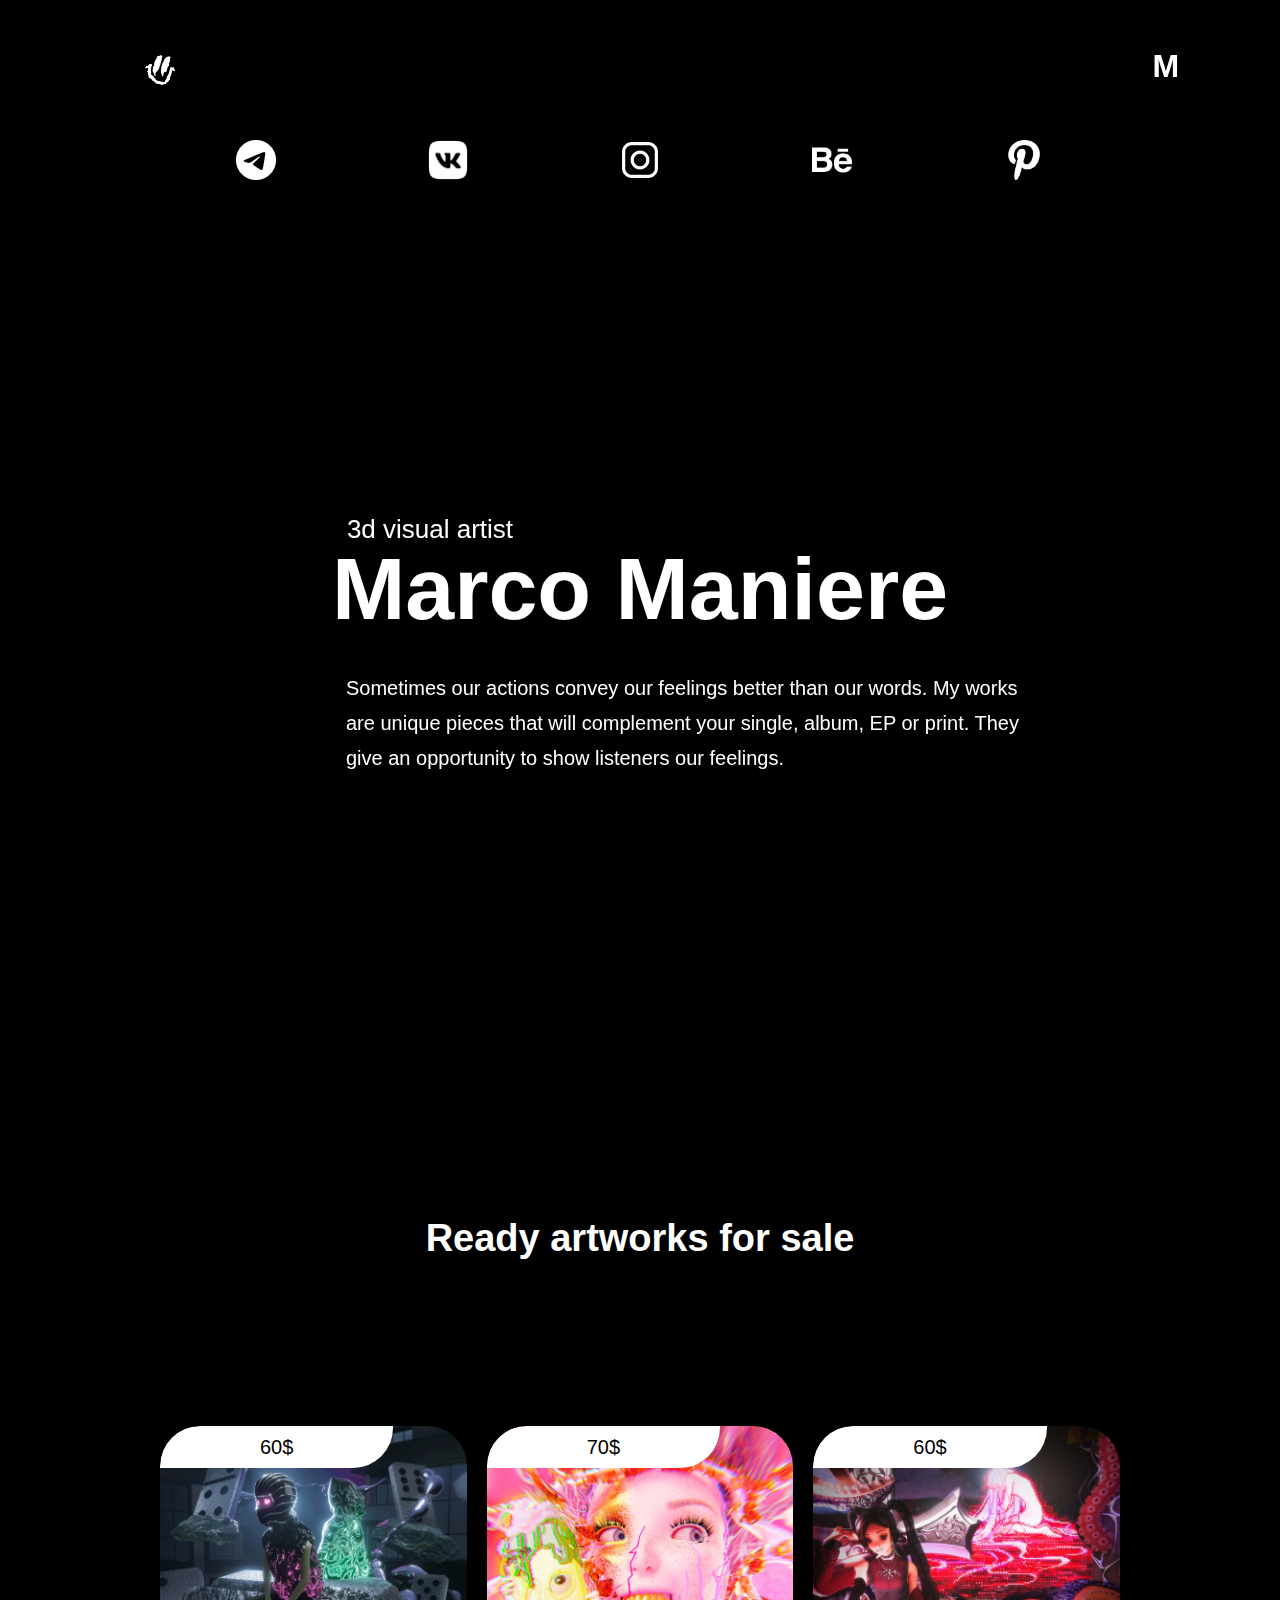
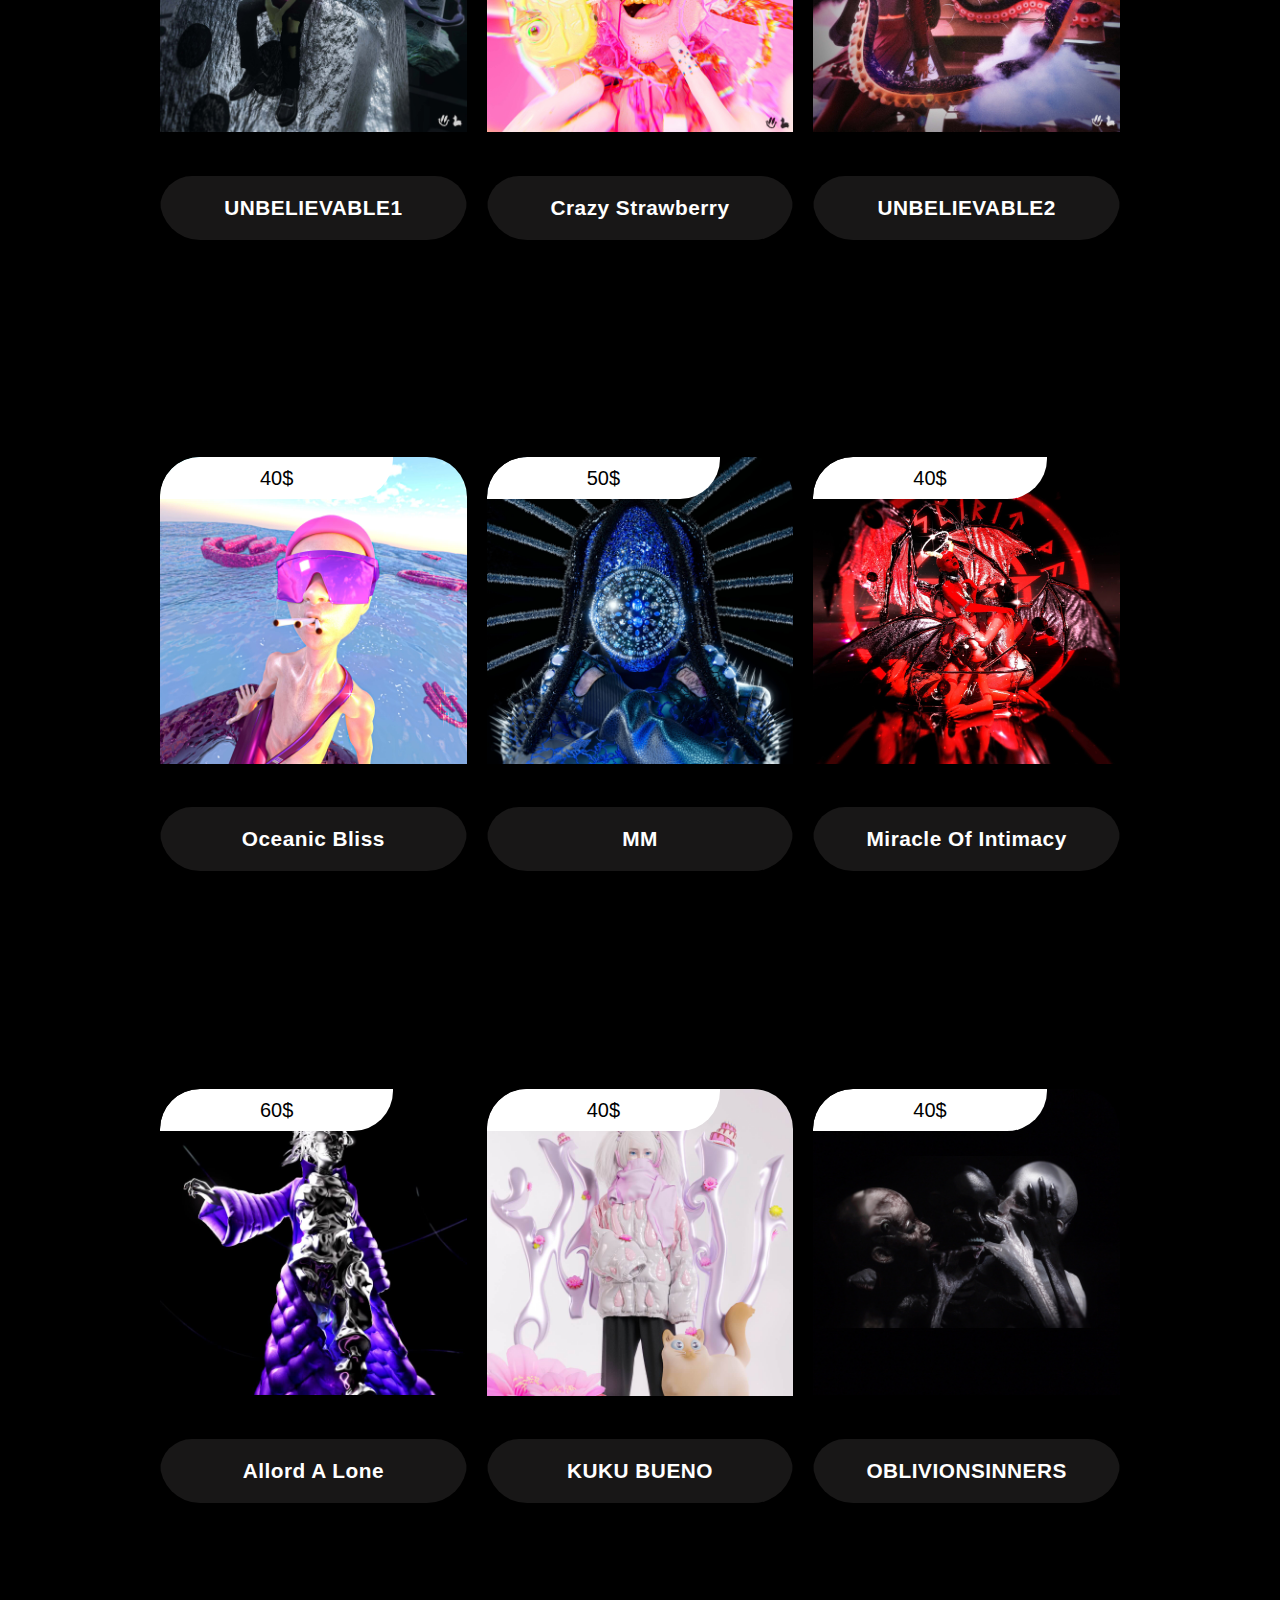
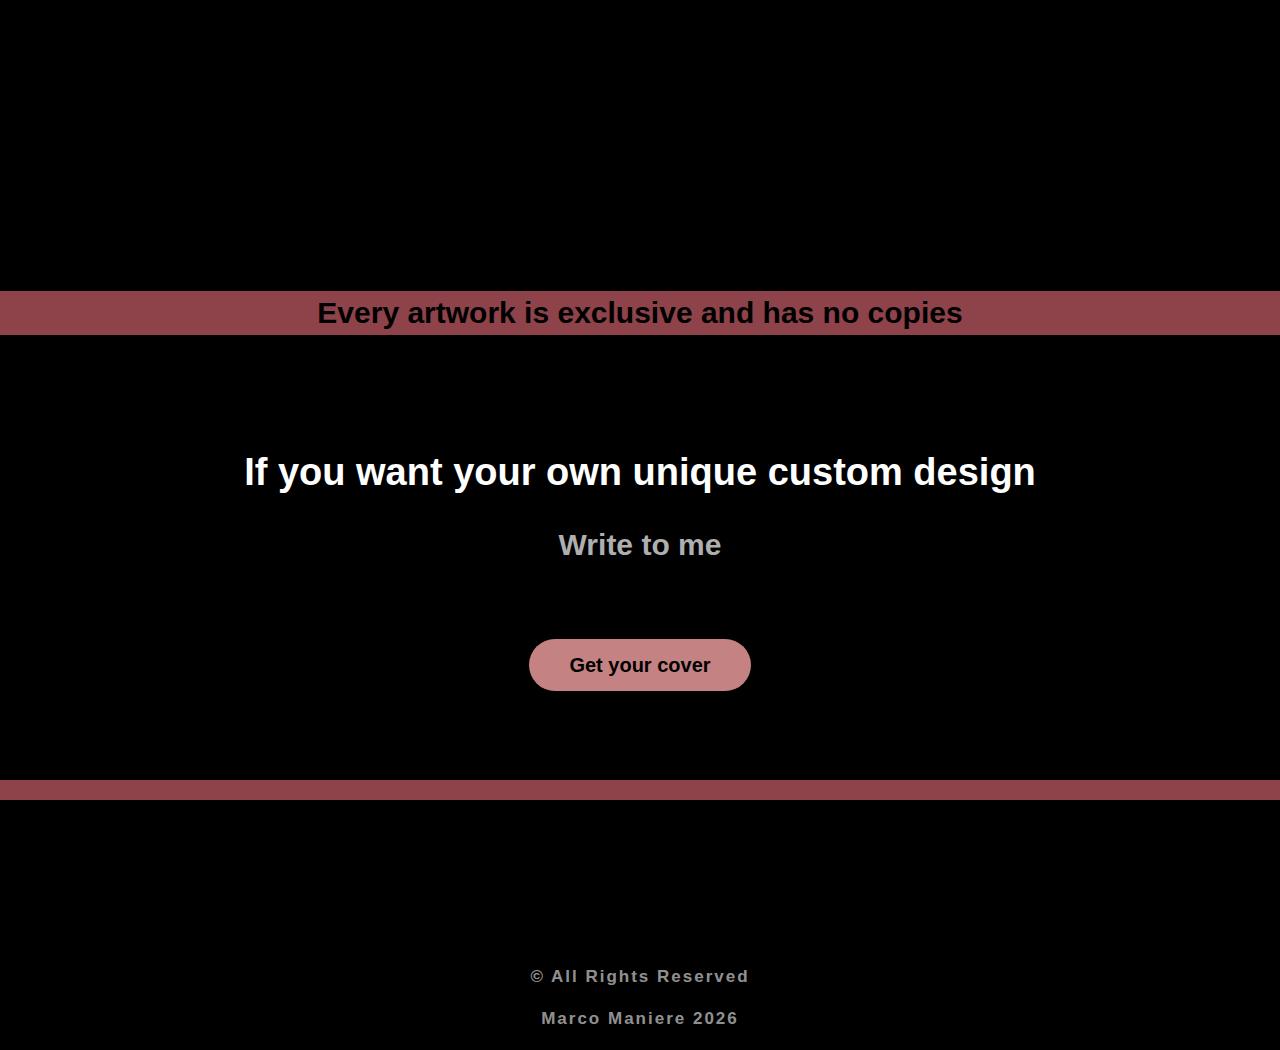
<file: index.html>
<!DOCTYPE html>
<html data-wf-page="6467c07ce7ec8a63d5fdc3b6">
	<head>
      <meta charset="utf-8"/>
      <title>Marco Maniere - design for any purpose</title>
      <meta content="Design is not just a decoration - it is a real art, if you want to bring art into your life, then I will help you with this" name="description"/>
      <meta content="Marco Maniere - design for any purpose" property="og:title"/>
      <meta content="Design is not just a decoration - it is a real art, if you want to bring art into your life, then I will help you with this" property="og:description"/>
      <meta content="Marco Maniere - design for any purpose" property="twitter:title"/>
      <meta content="Design is not just a decoration - it is a real art, if you want to bring art into your life, then I will help you with this" property="twitter:description"/>
      <meta property="og:type" content="website"/>
      <meta content="summary_large_image" name="twitter:card"/>
      <meta content="width=device-width, initial-scale=1" name="viewport"/>
      <link href="css/styles.css" rel="stylesheet" type="text/css"/>
      <link href="https://fonts.googleapis.com/" rel="preconnect"/>
      <link href="https://fonts.gstatic.com/" rel="preconnect" crossorigin="anonymous"/>
      <script src="js/webfont.js" type="text/javascript"></script>
      <link href="img/6467c07ce7ec8a63d5fdc3f3_3222.png" rel="shortcut icon" type="image/x-icon"/>
      <link href="img/6467c07ce7ec8a63d5fdc3f4_circle.png" rel="apple-touch-icon"/>

	</head>
   <body class="body">
      <div id="w-node-_26aba198-1aa5-0058-0435-92cefaf52e77-d5fdc3b6" class="all-elements">
         <div data-w-id="59b26064-5704-0d12-6faf-9ce4370865ed" data-animation="default" data-collapse="all" data-duration="400" data-easing="ease" data-easing2="ease" role="banner" class="navbar-4 w-nav">
            <a href="index.html" data-w-id="59b26064-5704-0d12-6faf-9ce4370865ee" aria-current="page" class="w-nav-brand w--current"><img src="img/mark_logo.png" loading="lazy" width="100" alt=""/></a>
            <div class="menu-button-2 w-nav-button">
               <h2 data-w-id="59b26064-5704-0d12-6faf-9ce4370865f1" class="heading-21">M<span data-w-id="59b26064-5704-0d12-6faf-9ce4370865f3" class="e">e</span><span data-w-id="59b26064-5704-0d12-6faf-9ce4370865f5" class="n">n</span><span data-w-id="59b26064-5704-0d12-6faf-9ce4370865f7" class="u">u</span></h2>
            </div>
            <nav role="navigation" class="nav-menu-2 w-nav-menu">
               <div class="menu-menu">
                  <div class="menu-items">
                     <div class="_3d-cont"><a href="#" class="nav-link w-nav-link">Home</a><a href="index.html" aria-current="page" class="nav-link-grey w-nav-link w--current">Home</a></div>
                     <div id="devider" data-w-id="59b26064-5704-0d12-6faf-9ce437086601" class="devider"></div>
                     <div class="_3d-cont"><a href="#" class="nav-link w-nav-link">works</a><a href="works.html" class="nav-link-grey w-nav-link">works</a></div>
                     <div id="devider" data-w-id="59b26064-5704-0d12-6faf-9ce437086607" class="devider"></div>
                     <div class="_3d-cont"><a href="#" class="nav-link w-nav-link">about</a><a href="about.html" class="nav-link-grey w-nav-link">about </a></div>
                  </div>
               </div>
            </nav>
         </div>
         <section class="section-2 wf-section">
            <div data-w-id="bba2c06a-faaf-f967-7470-7c3106215ee4" class="div-block-13">
               <div class="div-block-14"><a href="https://web.telegram.org/a/#-1841840953" target="_blank" class="link-block-5 w-inline-block"><img src="img/tg_icon.png" loading="lazy" data-w-id="6c885ea8-c49d-c841-d814-b01f853dbfe2" alt="" class="image-12"/></a><a href="https://vk.com/marcomaniere" target="_blank" class="w-inline-block"><img src="img/vk_logo.png" loading="lazy" width="40" data-w-id="96eb5d1e-5cc7-81ca-c807-5d508dfa95d7" alt="" class="image-13"/></a><a href="https://www.instagram.com/marco.maniere/" target="_blank" class="w-inline-block"><img src="img/Instagtam_logo.png" loading="lazy" data-w-id="ca0e8ea4-0827-35b0-039d-345996717927" alt="" class="image-14"/></a><a href="https://www.behance.net/marcomaniere?tracking_source=search_users%7Cmarco%20maniere" target="_blank" class="w-inline-block"><img src="img/Behance_logo.png" loading="lazy" width="40" data-w-id="fcdf6293-0fd0-67bb-5aa8-c1f7b10e53eb" alt="" class="image-15"/></a><a href="https://ru.pinterest.com/MarcoManierr/" target="_blank" class="w-inline-block"><img src="img/pinterest_logo.png" loading="lazy" width="40" data-w-id="d3eb29b0-d0f1-2427-9338-5c5481acd177" alt="" class="image-16"/></a></div>
               <h2 class="heading-3">3d visual artist</h2>
               <h1 class="heading-2">Marco Maniere</h1>
               <p class="paragraph">Sometimes our actions convey our feelings better than our words. My works are unique pieces that will complement your single, album, EP or print. They give an opportunity to show listeners our feelings.</p>
            </div>
         </section>
         <section class="section-3 wf-section">
            <h2 class="heading-4">Ready artworks for sale</h2>
            <div class="div-block-15">
               <div id="w-node-aafd8593-f464-904c-a2b6-3c2b448b7dc8-d5fdc3b6" class="div-block-17">
                  <a id="image" data-w-id="d58219b4-3d51-cf24-d424-610a92ee8b60" href="unbelievable1.html" target="_blank" class="link-block w-node-d58219b4-3d51-cf24-d424-610a92ee8b60-d5fdc3b6 w-inline-block">
                     <img src="img/spatialdomino.jpg" loading="lazy" data-w-id="83d6025a-b752-4d7b-9c0d-8650486c58d6" alt=""/>
                     <div class="text-block-3">60$</div>
                     <div style="-webkit-transform:translate3d(0, 220px, 0) scale3d(1, 1, 1) rotateX(0) rotateY(0) rotateZ(0) skew(0, 0);-moz-transform:translate3d(0, 220px, 0) scale3d(1, 1, 1) rotateX(0) rotateY(0) rotateZ(0) skew(0, 0);-ms-transform:translate3d(0, 220px, 0) scale3d(1, 1, 1) rotateX(0) rotateY(0) rotateZ(0) skew(0, 0);transform:translate3d(0, 220px, 0) scale3d(1, 1, 1) rotateX(0) rotateY(0) rotateZ(0) skew(0, 0);opacity:0" class="text-block-2">read more <strong> ➝</strong></div>
                     <h2 class="heading-6">UNBELIEVABLE1</h2>
                  </a>
               </div>
               <div id="w-node-_04101c1f-cd05-d492-98ce-d3293c4fad35-d5fdc3b6" class="div-block-31">
                  <a id="w-node-_3b5decc2-42cd-3be6-3eee-3474eb3f01e4-d5fdc3b6" data-w-id="3b5decc2-42cd-3be6-3eee-3474eb3f01e4" href="crazystrawberry.html" class="link-block w-inline-block">
                     <img src="img/ivecream2.jpg" loading="lazy" data-w-id="bba139d5-3d08-cf01-35a8-49b481f97c94" alt=""/>
                     <div class="text-block-3">70$</div>
                     <div style="opacity:0;-webkit-transform:translate3d(0, 220px, 0) scale3d(1, 1, 1) rotateX(0) rotateY(0) rotateZ(0) skew(0, 0);-moz-transform:translate3d(0, 220px, 0) scale3d(1, 1, 1) rotateX(0) rotateY(0) rotateZ(0) skew(0, 0);-ms-transform:translate3d(0, 220px, 0) scale3d(1, 1, 1) rotateX(0) rotateY(0) rotateZ(0) skew(0, 0);transform:translate3d(0, 220px, 0) scale3d(1, 1, 1) rotateX(0) rotateY(0) rotateZ(0) skew(0, 0)" class="text-block-2">read more <strong> ➝</strong></div>
                     <h2 class="heading-6">Crazy Strawberry</h2>
                  </a>
               </div>
               <div id="w-node-_149a3ce5-6dca-b26e-4945-03ae0e1e1bd2-d5fdc3b6" class="div-block-30">
                  <a id="w-node-_1ebca467-b122-7344-1a56-a61aa7a7fdea-d5fdc3b6" data-w-id="1ebca467-b122-7344-1a56-a61aa7a7fdea" href="unbelievable2.html" class="link-block w-inline-block">
                     <img src="img/UNBELIEVABLE2.jpg" loading="lazy" data-w-id="7ac3ab7d-c650-389b-859f-cf310158512b" alt=""/>
                     <div class="text-block-3">60$</div>
                     <div style="-webkit-transform:translate3d(0, 220px, 0) scale3d(1, 1, 1) rotateX(0) rotateY(0) rotateZ(0) skew(0, 0);-moz-transform:translate3d(0, 220px, 0) scale3d(1, 1, 1) rotateX(0) rotateY(0) rotateZ(0) skew(0, 0);-ms-transform:translate3d(0, 220px, 0) scale3d(1, 1, 1) rotateX(0) rotateY(0) rotateZ(0) skew(0, 0);transform:translate3d(0, 220px, 0) scale3d(1, 1, 1) rotateX(0) rotateY(0) rotateZ(0) skew(0, 0);opacity:0" class="text-block-2">read more <strong> ➝</strong></div>
                     <h2 class="heading-6">UNBELIEVABLE2</h2>
                  </a>
               </div>
               <div id="w-node-_977bc226-3863-5cc8-1590-7dc9532e7120-d5fdc3b6" class="div-block-34">
                  <a id="w-node-f56616a0-eb87-65c1-6984-ac9bc654ce8b-d5fdc3b6" data-w-id="f56616a0-eb87-65c1-6984-ac9bc654ce8b" href="relax-is-useful.html" class="link-block w-inline-block">
                     <img src="img/TheGreatSmoke1.jpg" loading="lazy" data-w-id="06962a5c-8ec6-21d3-0585-17747235ed60" alt=""/>
                     <div class="text-block-3">40$</div>
                     <div style="opacity:0;-webkit-transform:translate3d(0, 220px, 0) scale3d(1, 1, 1) rotateX(0) rotateY(0) rotateZ(0) skew(0, 0);-moz-transform:translate3d(0, 220px, 0) scale3d(1, 1, 1) rotateX(0) rotateY(0) rotateZ(0) skew(0, 0);-ms-transform:translate3d(0, 220px, 0) scale3d(1, 1, 1) rotateX(0) rotateY(0) rotateZ(0) skew(0, 0);transform:translate3d(0, 220px, 0) scale3d(1, 1, 1) rotateX(0) rotateY(0) rotateZ(0) skew(0, 0)" class="text-block-2">read more <strong> ➝</strong></div>
                     <h2 class="heading-6">Oceanic Bliss</h2>
                  </a>
               </div>
               <div id="w-node-d19b9370-f5b0-925e-bcae-da67ee5eccfe-d5fdc3b6" class="div-block-33">
                  <a id="w-node-_852dd86f-1e5d-985e-928b-5845b020d698-d5fdc3b6" data-w-id="852dd86f-1e5d-985e-928b-5845b020d698" href="mm.html" class="link-block w-inline-block">
                     <img src="img/JUNYA.jpg" loading="lazy" data-w-id="7245cd84-1fd2-f325-f363-259aec8cee67" alt=""/>
                     <div class="text-block-3">50$</div>
                     <div style="-webkit-transform:translate3d(0, 220px, 0) scale3d(1, 1, 1) rotateX(0) rotateY(0) rotateZ(0) skew(0, 0);-moz-transform:translate3d(0, 220px, 0) scale3d(1, 1, 1) rotateX(0) rotateY(0) rotateZ(0) skew(0, 0);-ms-transform:translate3d(0, 220px, 0) scale3d(1, 1, 1) rotateX(0) rotateY(0) rotateZ(0) skew(0, 0);transform:translate3d(0, 220px, 0) scale3d(1, 1, 1) rotateX(0) rotateY(0) rotateZ(0) skew(0, 0);opacity:0" class="text-block-2">read more <strong> ➝</strong></div>
                     <h2 class="heading-6">MM</h2>
                  </a>
               </div>
               <div id="w-node-ec0ea6e6-7338-ef83-fcf2-224975e9778b-d5fdc3b6" class="div-block-32">
                  <a id="w-node-_969bad83-d70e-a864-e80a-cf3bf193aeb7-d5fdc3b6" data-w-id="969bad83-d70e-a864-e80a-cf3bf193aeb7" href="miracle-of-intimacy.html" class="link-block w-inline-block">
                     <img src="img/RedEmpresses.jpg" loading="lazy" data-w-id="d1824ffb-bfe8-7322-2d6a-44292e9d20b6" alt="" class="image-4"/>
                     <div class="text-block-3">40$</div>
                     <div style="-webkit-transform:translate3d(0, 220px, 0) scale3d(1, 1, 1) rotateX(0) rotateY(0) rotateZ(0) skew(0, 0);-moz-transform:translate3d(0, 220px, 0) scale3d(1, 1, 1) rotateX(0) rotateY(0) rotateZ(0) skew(0, 0);-ms-transform:translate3d(0, 220px, 0) scale3d(1, 1, 1) rotateX(0) rotateY(0) rotateZ(0) skew(0, 0);transform:translate3d(0, 220px, 0) scale3d(1, 1, 1) rotateX(0) rotateY(0) rotateZ(0) skew(0, 0);opacity:0" class="text-block-2">read more <strong> ➝</strong></div>
                     <h2 class="heading-6">miracle of intimacy</h2>
                  </a>
               </div>
               <div id="w-node-dc660f4a-1350-999c-fa7c-8e194bccce94-d5fdc3b6" class="div-block-35">
                  <a id="w-node-f7efd435-a848-4574-156f-012f53a34253-d5fdc3b6" data-w-id="f7efd435-a848-4574-156f-012f53a34253" href="alita.html" class="link-block w-inline-block">
                     <img src="img/AllordaLone.jpg" loading="lazy" data-w-id="cc3f7c4b-1e42-c461-021a-aa353afb6fa3" alt=""/>
                     <div class="text-block-3">60$</div>
                     <div style="-webkit-transform:translate3d(0, 220px, 0) scale3d(1, 1, 1) rotateX(0) rotateY(0) rotateZ(0) skew(0, 0);-moz-transform:translate3d(0, 220px, 0) scale3d(1, 1, 1) rotateX(0) rotateY(0) rotateZ(0) skew(0, 0);-ms-transform:translate3d(0, 220px, 0) scale3d(1, 1, 1) rotateX(0) rotateY(0) rotateZ(0) skew(0, 0);transform:translate3d(0, 220px, 0) scale3d(1, 1, 1) rotateX(0) rotateY(0) rotateZ(0) skew(0, 0);opacity:0" class="text-block-2">read more <strong> ➝</strong></div>
                     <h2 class="heading-6">Allord a Lone</h2>
                  </a>
               </div>
               <div id="w-node-_7b412218-f471-ff85-bf7f-a83e710d12e7-d5fdc3b6" class="div-block-36">
                  <a id="w-node-bb2e194b-148f-3a18-c2a0-a9948628f4fe-d5fdc3b6" data-w-id="bb2e194b-148f-3a18-c2a0-a9948628f4fe" href="kuku-bueno.html" class="link-block w-inline-block">
                     <img src="img/KUKU_BUENO.jpg" loading="lazy" data-w-id="b39db4ea-f2dc-374e-2fbc-8efc8b29cb1a" alt=""/>
                     <div class="text-block-3">40$</div>
                     <div style="-webkit-transform:translate3d(0, 220px, 0) scale3d(1, 1, 1) rotateX(0) rotateY(0) rotateZ(0) skew(0, 0);-moz-transform:translate3d(0, 220px, 0) scale3d(1, 1, 1) rotateX(0) rotateY(0) rotateZ(0) skew(0, 0);-ms-transform:translate3d(0, 220px, 0) scale3d(1, 1, 1) rotateX(0) rotateY(0) rotateZ(0) skew(0, 0);transform:translate3d(0, 220px, 0) scale3d(1, 1, 1) rotateX(0) rotateY(0) rotateZ(0) skew(0, 0);opacity:0" class="text-block-2">read more <strong> ➝</strong></div>
                     <h2 class="heading-6">KUKU BUENO</h2>
                  </a>
               </div>
               <div id="w-node-eacbe773-5dd1-09a3-fc2c-3e2c623a67ed-d5fdc3b6" class="div-block-58">
                  <a id="w-node-_888409b9-dc1f-b096-763c-55883a76ac67-d5fdc3b6" data-w-id="888409b9-dc1f-b096-763c-55883a76ac67" href="oblivionsinners.html" class="link-block w-inline-block">
                     <img src="img/OBLIVIONSINNERS.jpg" loading="lazy" data-w-id="6cd63af7-87b0-4bde-d100-e9b36905cdc4" alt=""/>
                     <div class="text-block-3">40$</div>
                     <div style="-webkit-transform:translate3d(0, 220px, 0) scale3d(1, 1, 1) rotateX(0) rotateY(0) rotateZ(0) skew(0, 0);-moz-transform:translate3d(0, 220px, 0) scale3d(1, 1, 1) rotateX(0) rotateY(0) rotateZ(0) skew(0, 0);-ms-transform:translate3d(0, 220px, 0) scale3d(1, 1, 1) rotateX(0) rotateY(0) rotateZ(0) skew(0, 0);transform:translate3d(0, 220px, 0) scale3d(1, 1, 1) rotateX(0) rotateY(0) rotateZ(0) skew(0, 0);opacity:0" class="text-block-2">read more <strong> ➝</strong></div>
                     <h2 class="heading-6">OBLIVIONSINNERS</h2>
                  </a>
               </div>
            </div>
         </section>
         <section class="section-6 wf-section">
            <h1 class="heading-13">Every artwork is exclusive and has no copies</h1>
            <div>
               <h2 class="heading-17">If you want your own unique custom design</h2>
            </div>
            <h3 class="heading-18">Write to me</h3>
            <a href="https://www.instagram.com/marco.maniere/" class="button w-button">Get your cover</a>
            <div class="div-block-21"></div>
         </section>
         <section class="section-4 wf-section">
            <h3 class="heading-11">© All Rights Reserved <br/> Marco Maniere <script type="text/javascript">var mdate = new Date(); document.write(mdate.getFullYear());</script>
</h3>
         </section>
      </div>
      <script src="js/jquery-3.4.1.min.js" type="text/javascript" ></script>
      <script src="js/scripts.js" type="text/javascript"></script>

   </body>
</html>
</file>
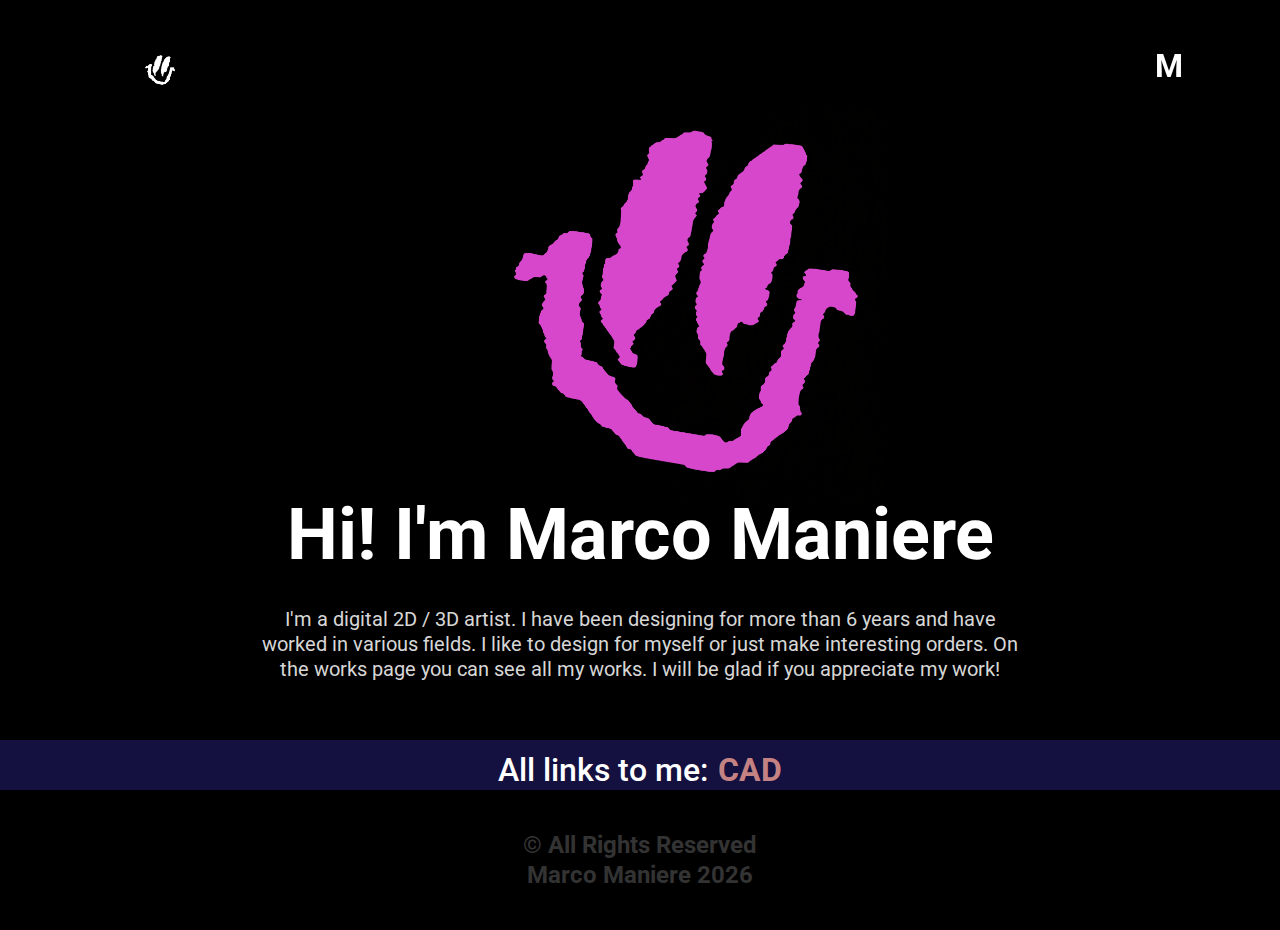
<file: about.html>
<!DOCTYPE html>
<html data-wf-page="6467c07ce7ec8a63d5fdc45c">
   <head>
      <meta charset="utf-8"/>
      <title>Marco Maniere</title>
      <meta content="width=device-width, initial-scale=1" name="viewport"/>
      <link href="css/styles.css" rel="stylesheet" type="text/css"/>
      <link href="https://fonts.gstatic.com/" rel="preconnect" crossorigin="anonymous"/>
      <script src="js/webfont.js" type="text/javascript"></script>
      <script type="text/javascript">WebFont.load({  google: {    families: ["Ubuntu:300,300italic,400,400italic,500,500italic,700,700italic","Montserrat:100,100italic,200,200italic,300,300italic,400,400italic,500,500italic,600,600italic,700,700italic,800,800italic,900,900italic","Roboto:100,100italic,300,300italic,regular,italic,500,500italic,700,700italic,900,900italic:cyrillic,latin","Rubik:300,regular,500,600,700,800,900,300italic,italic,500italic,600italic,700italic,800italic,900italic:cyrillic,latin","Arvo:regular,700,700italic"]  }});</script>
      <script type="text/javascript">!function(o,c){var n=c.documentElement,t=" w-mod-";n.className+=t+"js",("ontouchstart"in o||o.DocumentTouch&&c instanceof DocumentTouch)&&(n.className+=t+"touch")}(window,document);</script>
      <link href="img/6467c07ce7ec8a63d5fdc3f3_3222.png" rel="shortcut icon" type="image/x-icon"/>
      <link href="img/6467c07ce7ec8a63d5fdc3f4_circle.png" rel="apple-touch-icon"/>

   </head>
   <body class="body">
      <div data-w-id="59b26064-5704-0d12-6faf-9ce4370865ed" data-animation="default" data-collapse="all" data-duration="400" data-easing="ease" data-easing2="ease" role="banner" class="navbar-4 w-nav">
         <a href="index.html" data-w-id="59b26064-5704-0d12-6faf-9ce4370865ee" class="w-nav-brand"><img src="img/mark_logo.png" loading="lazy" width="100" alt=""/></a>
         <div class="menu-button-2 w-nav-button">
            <h2 data-w-id="59b26064-5704-0d12-6faf-9ce4370865f1" class="heading-21">M<span data-w-id="59b26064-5704-0d12-6faf-9ce4370865f3" class="e">e</span><span data-w-id="59b26064-5704-0d12-6faf-9ce4370865f5" class="n">n</span><span data-w-id="59b26064-5704-0d12-6faf-9ce4370865f7" class="u">u</span></h2>
         </div>
         <nav role="navigation" class="nav-menu-2 w-nav-menu">
            <div class="menu-menu">
               <div class="menu-items">
                  <div class="_3d-cont"><a href="#" class="nav-link w-nav-link">Home</a><a href="index.html" class="nav-link-grey w-nav-link">Home</a></div>
                  <div id="devider" data-w-id="59b26064-5704-0d12-6faf-9ce437086601" class="devider"></div>
                  <div class="_3d-cont"><a href="#" class="nav-link w-nav-link">works</a><a href="works.html" class="nav-link-grey w-nav-link">works</a></div>
                  <div id="devider" data-w-id="59b26064-5704-0d12-6faf-9ce437086607" class="devider"></div>
                  <div class="_3d-cont"><a href="#" class="nav-link w-nav-link">about</a><a href="about.html" aria-current="page" class="nav-link-grey w-nav-link w--current">about </a></div>
               </div>
            </div>
         </nav>
      </div>
      <section class="section-7 wf-section">
         <div class="div-block-22">
            <img src="img/MM.png" loading="lazy" data-w-id="6a168ec5-2127-8cc0-06dd-1340203b62bf" style="opacity:0" alt="" class="image-8"/>
            <div class="div-block-23">
               <h1 class="heading-22">Hi! I&#x27;m Marco Maniere</h1>
               <p class="paragraph-7">I&#x27;m a digital 2D / 3D artist. I have been designing for more than 6 years and have worked in various fields. I like to design for myself or just make interesting orders. On the works page you can see all my works. I will be glad if you appreciate my work!</p>
            </div>
            <div class="div-block-24">
               <h2 class="heading-23">All links to me:</h2>
               <a href="https://taplink.cc/marco_maniere" target="_blank" class="link-block-4 w-inline-block">
                  <h2 class="heading-24">CAD</h2>
               </a>
            </div>
            <h3 class="heading-25">© All Rights Reserved <br/>Marco Maniere <script type="text/javascript">var mdate = new Date(); document.write(mdate.getFullYear());</script>
</h3>
         </div>
      </section>
      <script src="js/jquery-3.4.1.min.js" type="text/javascript" ></script>
      <script src="js/scripts.js" type="text/javascript"></script>
   </body>
</html>
</file>
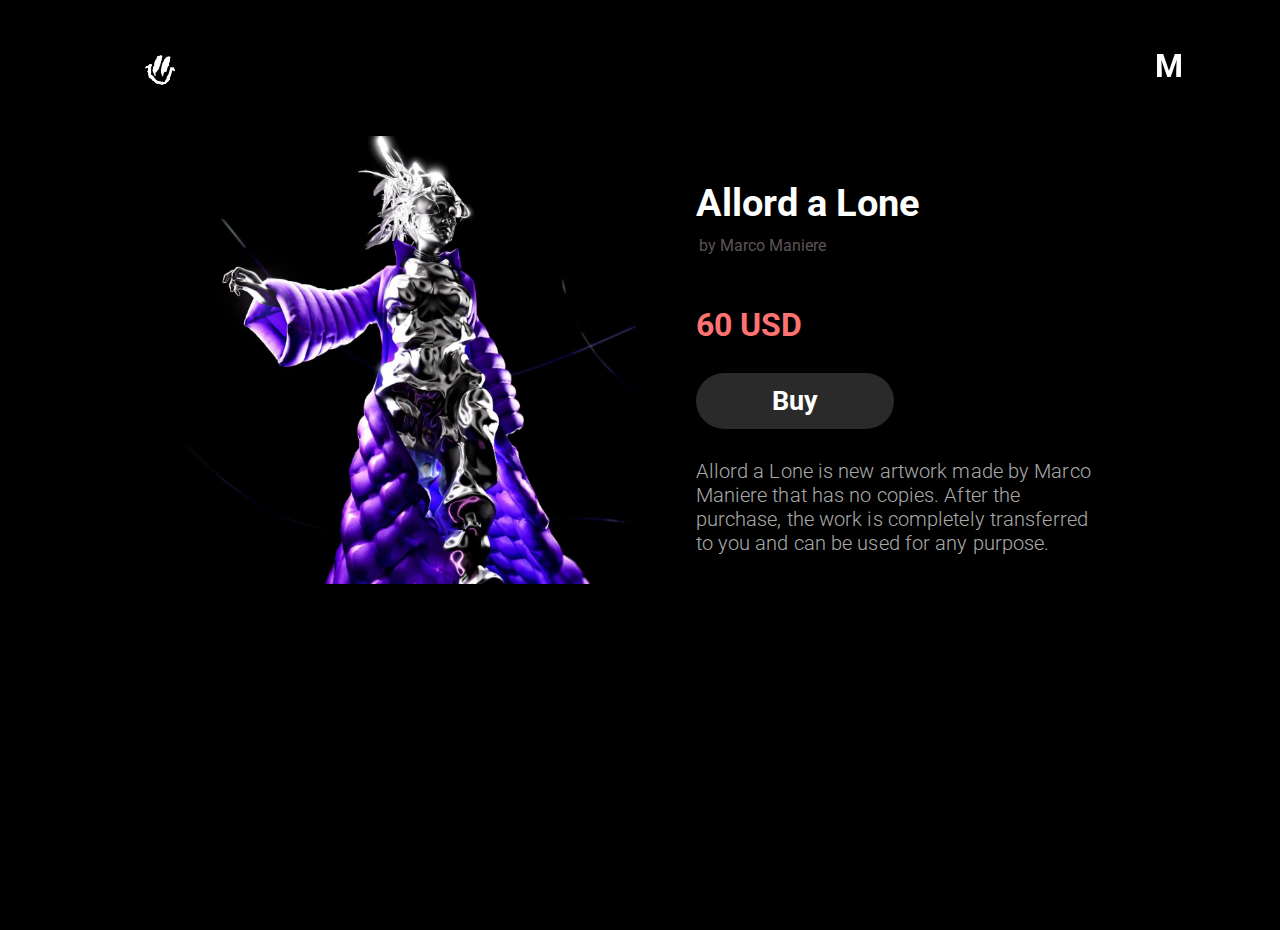
<file: alita.html>
<!DOCTYPE html>
<html data-wf-page="6467c07ce7ec8a63d5fdc46c">
   <head>
      <meta charset="utf-8"/>
      <title>Marco Maniere</title>
      <meta content="width=device-width, initial-scale=1" name="viewport"/>
      <link href="css/styles.css" rel="stylesheet" type="text/css"/>
      <link href="https://fonts.googleapis.com/" rel="preconnect"/>
      <link href="https://fonts.gstatic.com/" rel="preconnect" crossorigin="anonymous"/>
      <script src="js/webfont.js" type="text/javascript"></script>
      <script type="text/javascript">WebFont.load({  google: {    families: ["Ubuntu:300,300italic,400,400italic,500,500italic,700,700italic","Montserrat:100,100italic,200,200italic,300,300italic,400,400italic,500,500italic,600,600italic,700,700italic,800,800italic,900,900italic","Roboto:100,100italic,300,300italic,regular,italic,500,500italic,700,700italic,900,900italic:cyrillic,latin","Rubik:300,regular,500,600,700,800,900,300italic,italic,500italic,600italic,700italic,800italic,900italic:cyrillic,latin","Arvo:regular,700,700italic"]  }});</script><script type="text/javascript">!function(o,c){var n=c.documentElement,t=" w-mod-";n.className+=t+"js",("ontouchstart"in o||o.DocumentTouch&&c instanceof DocumentTouch)&&(n.className+=t+"touch")}(window,document);</script>
      <link href="img/6467c07ce7ec8a63d5fdc3f3_3222.png" rel="shortcut icon" type="image/x-icon"/>
      <link href="img/6467c07ce7ec8a63d5fdc3f4_circle.png" rel="apple-touch-icon"/>

   </head>
   <body class="body">
      <div data-w-id="59b26064-5704-0d12-6faf-9ce4370865ed" data-animation="default" data-collapse="all" data-duration="400" data-easing="ease" data-easing2="ease" role="banner" class="navbar-4 w-nav">
         <a href="index.html" data-w-id="59b26064-5704-0d12-6faf-9ce4370865ee" class="w-nav-brand"><img src="img/mark_logo.png" loading="lazy" width="100" alt=""/></a>
         <div class="menu-button-2 w-nav-button">
            <h2 data-w-id="59b26064-5704-0d12-6faf-9ce4370865f1" class="heading-21">M<span data-w-id="59b26064-5704-0d12-6faf-9ce4370865f3" class="e">e</span><span data-w-id="59b26064-5704-0d12-6faf-9ce4370865f5" class="n">n</span><span data-w-id="59b26064-5704-0d12-6faf-9ce4370865f7" class="u">u</span></h2>
         </div>
         <nav role="navigation" class="nav-menu-2 w-nav-menu">
            <div class="menu-menu">
               <div class="menu-items">
                  <div class="_3d-cont"><a href="#" class="nav-link w-nav-link">Home</a><a href="index.html" class="nav-link-grey w-nav-link">Home</a></div>
                  <div id="devider" data-w-id="59b26064-5704-0d12-6faf-9ce437086601" class="devider"></div>
                  <div class="_3d-cont"><a href="#" class="nav-link w-nav-link">works</a><a href="works.html" class="nav-link-grey w-nav-link">works</a></div>
                  <div id="devider" data-w-id="59b26064-5704-0d12-6faf-9ce437086607" class="devider"></div>
                  <div class="_3d-cont"><a href="#" class="nav-link w-nav-link">about</a><a href="about.html" class="nav-link-grey w-nav-link">about </a></div>
               </div>
            </div>
         </nav>
      </div>
      <section class="section-5 wf-section">
         <div class="div-block-19"><img src="img/AllordaLone.jpg" loading="lazy" alt="" class="image-6"/></div>
         <div class="div-block-20">
            <h1 class="heading-14">Allord a Lone</h1>
            <p class="paragraph-5">by Marco Maniere</p>
            <h2 class="heading-15">60 USD</h2>
            <a href="https://www.instagram.com/marco.maniere/" target="_blank" class="link-block-2 w-inline-block">
               <h2 class="heading-16">Buy</h2>
            </a>
            <p class="paragraph-6">Allord a Lone is new artwork made by Marco Maniere that has no copies. After the purchase, the work is completely transferred to you and can be used for any purpose.</p>
         </div>
      </section>
      <script src="js/jquery-3.4.1.min.js" type="text/javascript" ></script>
      <script src="js/scripts.js" type="text/javascript"></script>
   </body>
</html>
</file>
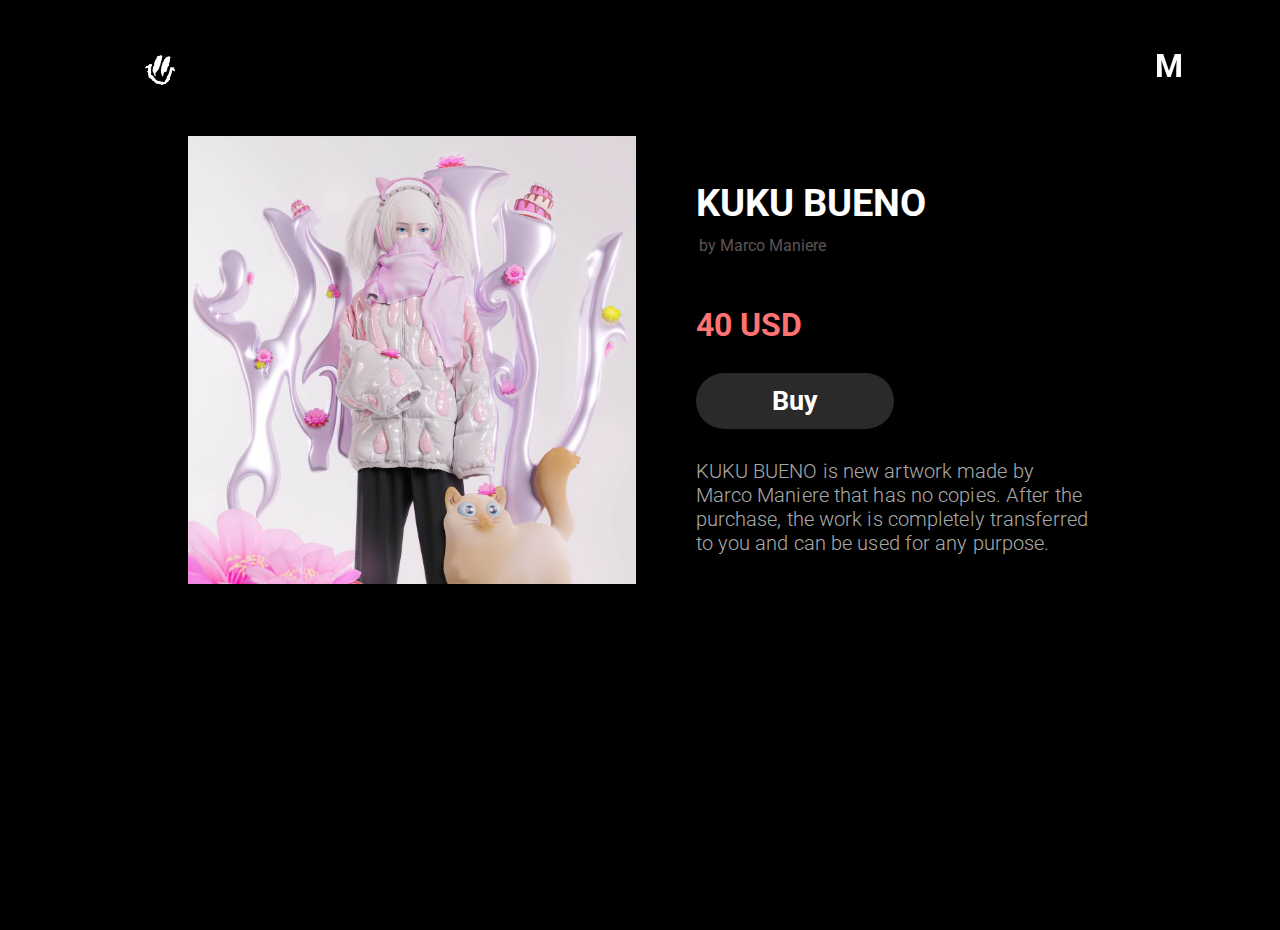
<file: kuku-bueno.html>
<!DOCTYPE html>
<html data-wf-page="6467c07ce7ec8a63d5fdc3c5">
   <head>
      <meta charset="utf-8"/>
      <title>Marco Maniere</title>
      <meta content="width=device-width, initial-scale=1" name="viewport"/>
      <link href="css/styles.css" rel="stylesheet" type="text/css"/>
      <link href="https://fonts.googleapis.com/" rel="preconnect"/>
      <link href="https://fonts.gstatic.com/" rel="preconnect" crossorigin="anonymous"/>
      <script src="js/webfont.js" type="text/javascript"></script>
      <script type="text/javascript">WebFont.load({  google: {    families: ["Ubuntu:300,300italic,400,400italic,500,500italic,700,700italic","Montserrat:100,100italic,200,200italic,300,300italic,400,400italic,500,500italic,600,600italic,700,700italic,800,800italic,900,900italic","Roboto:100,100italic,300,300italic,regular,italic,500,500italic,700,700italic,900,900italic:cyrillic,latin","Rubik:300,regular,500,600,700,800,900,300italic,italic,500italic,600italic,700italic,800italic,900italic:cyrillic,latin","Arvo:regular,700,700italic"]  }});</script><script type="text/javascript">!function(o,c){var n=c.documentElement,t=" w-mod-";n.className+=t+"js",("ontouchstart"in o||o.DocumentTouch&&c instanceof DocumentTouch)&&(n.className+=t+"touch")}(window,document);</script>
      <link href="img/6467c07ce7ec8a63d5fdc3f3_3222.png" rel="shortcut icon" type="image/x-icon"/>
      <link href="img/6467c07ce7ec8a63d5fdc3f4_circle.png" rel="apple-touch-icon"/>

   </head>
   <body class="body">
      <div data-w-id="59b26064-5704-0d12-6faf-9ce4370865ed" data-animation="default" data-collapse="all" data-duration="400" data-easing="ease" data-easing2="ease" role="banner" class="navbar-4 w-nav">
         <a href="index.html" data-w-id="59b26064-5704-0d12-6faf-9ce4370865ee" class="w-nav-brand"><img src="img/mark_logo.png" loading="lazy" width="100" alt=""/></a>
         <div class="menu-button-2 w-nav-button">
            <h2 data-w-id="59b26064-5704-0d12-6faf-9ce4370865f1" class="heading-21">M<span data-w-id="59b26064-5704-0d12-6faf-9ce4370865f3" class="e">e</span><span data-w-id="59b26064-5704-0d12-6faf-9ce4370865f5" class="n">n</span><span data-w-id="59b26064-5704-0d12-6faf-9ce4370865f7" class="u">u</span></h2>
         </div>
         <nav role="navigation" class="nav-menu-2 w-nav-menu">
            <div class="menu-menu">
               <div class="menu-items">
                  <div class="_3d-cont"><a href="#" class="nav-link w-nav-link">Home</a><a href="index.html" class="nav-link-grey w-nav-link">Home</a></div>
                  <div id="devider" data-w-id="59b26064-5704-0d12-6faf-9ce437086601" class="devider"></div>
                  <div class="_3d-cont"><a href="#" class="nav-link w-nav-link">works</a><a href="works.html" class="nav-link-grey w-nav-link">works</a></div>
                  <div id="devider" data-w-id="59b26064-5704-0d12-6faf-9ce437086607" class="devider"></div>
                  <div class="_3d-cont"><a href="#" class="nav-link w-nav-link">about</a><a href="about.html" class="nav-link-grey w-nav-link">about </a></div>
               </div>
            </div>
         </nav>
      </div>
      <section class="section-5 wf-section">
         <div class="div-block-19"><img src="img/KUKU_BUENO.jpg" loading="lazy" alt=""/></div>
         <div class="div-block-20">
            <h1 class="heading-14">KUKU BUENO</h1>
            <p class="paragraph-5">by Marco Maniere</p>
            <h2 class="heading-15">40 USD</h2>
            <a href="https://www.instagram.com/marco.maniere/" target="_blank" class="link-block-2 w-inline-block">
               <h2 class="heading-16">Buy</h2>
            </a>
            <p class="paragraph-6">KUKU BUENO is new artwork made by Marco Maniere that has no copies. After the purchase, the work is completely transferred to you and can be used for any purpose.</p>
         </div>
      </section>
      <script src="js/jquery-3.4.1.min.js" type="text/javascript" ></script>
      <script src="js/scripts.js" type="text/javascript"></script>
   </body>
</html>
</file>
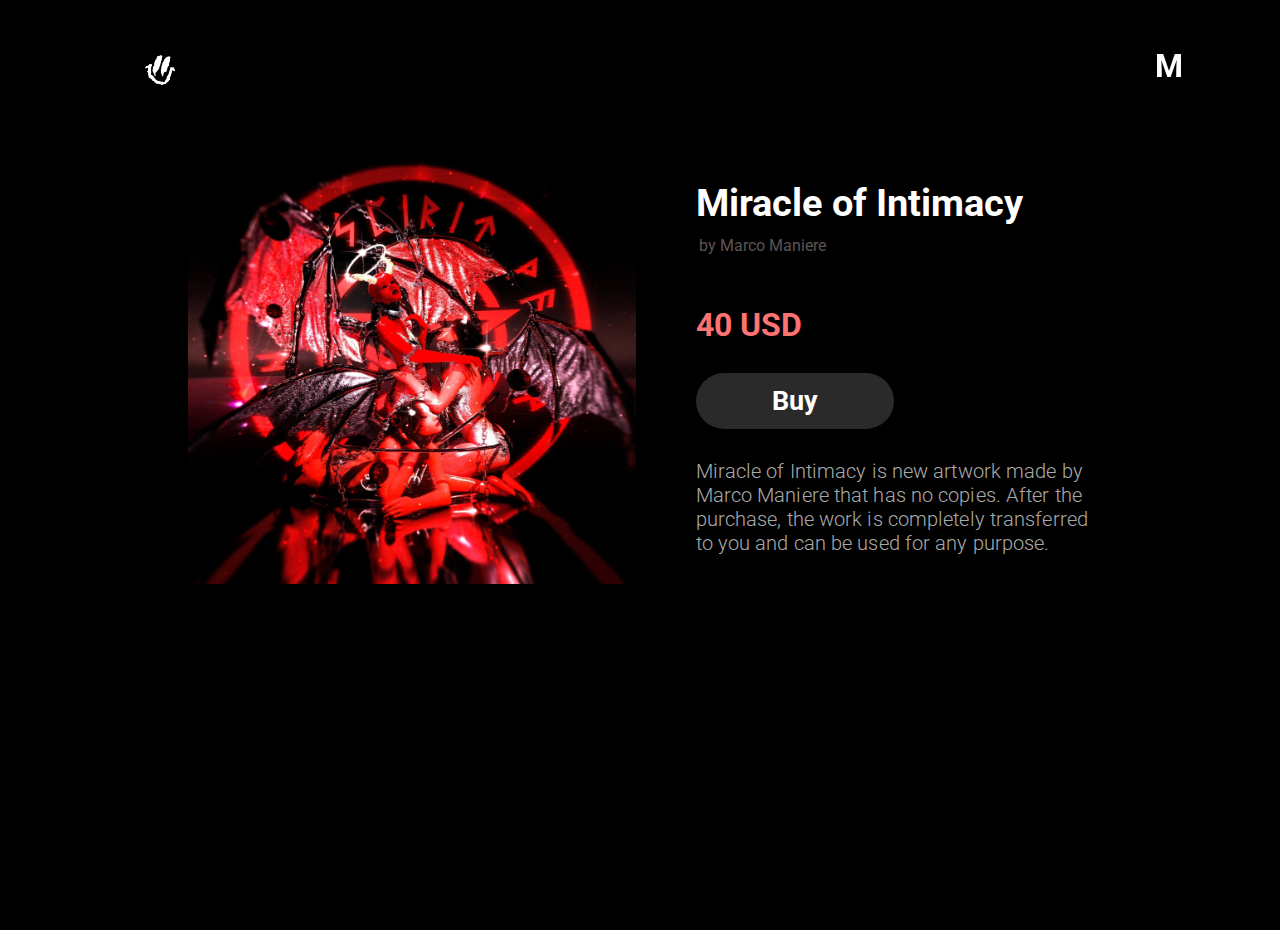
<file: miracle-of-intimacy.html>
<!DOCTYPE html>
<html data-wf-page="6467c07ce7ec8a63d5fdc43d">
   <head>
      <meta charset="utf-8"/>
      <title>Marco Maniere</title>
      <meta content="width=device-width, initial-scale=1" name="viewport"/>
      <link href="css/styles.css" rel="stylesheet" type="text/css"/>
      <link href="https://fonts.googleapis.com/" rel="preconnect"/>
      <link href="https://fonts.gstatic.com/" rel="preconnect" crossorigin="anonymous"/>
      <script src="js/webfont.js" type="text/javascript"></script>
      <script type="text/javascript">WebFont.load({  google: {    families: ["Ubuntu:300,300italic,400,400italic,500,500italic,700,700italic","Montserrat:100,100italic,200,200italic,300,300italic,400,400italic,500,500italic,600,600italic,700,700italic,800,800italic,900,900italic","Roboto:100,100italic,300,300italic,regular,italic,500,500italic,700,700italic,900,900italic:cyrillic,latin","Rubik:300,regular,500,600,700,800,900,300italic,italic,500italic,600italic,700italic,800italic,900italic:cyrillic,latin","Arvo:regular,700,700italic"]  }});</script><script type="text/javascript">!function(o,c){var n=c.documentElement,t=" w-mod-";n.className+=t+"js",("ontouchstart"in o||o.DocumentTouch&&c instanceof DocumentTouch)&&(n.className+=t+"touch")}(window,document);</script>
      <link href="img/6467c07ce7ec8a63d5fdc3f3_3222.png" rel="shortcut icon" type="image/x-icon"/>
      <link href="img/6467c07ce7ec8a63d5fdc3f4_circle.png" rel="apple-touch-icon"/>

   </head>
   <body class="body">
      <div data-w-id="59b26064-5704-0d12-6faf-9ce4370865ed" data-animation="default" data-collapse="all" data-duration="400" data-easing="ease" data-easing2="ease" role="banner" class="navbar-4 w-nav">
         <a href="index.html" data-w-id="59b26064-5704-0d12-6faf-9ce4370865ee" class="w-nav-brand"><img src="img/mark_logo.png" loading="lazy" width="100" alt=""/></a>
         <div class="menu-button-2 w-nav-button">
            <h2 data-w-id="59b26064-5704-0d12-6faf-9ce4370865f1" class="heading-21">M<span data-w-id="59b26064-5704-0d12-6faf-9ce4370865f3" class="e">e</span><span data-w-id="59b26064-5704-0d12-6faf-9ce4370865f5" class="n">n</span><span data-w-id="59b26064-5704-0d12-6faf-9ce4370865f7" class="u">u</span></h2>
         </div>
         <nav role="navigation" class="nav-menu-2 w-nav-menu">
            <div class="menu-menu">
               <div class="menu-items">
                  <div class="_3d-cont"><a href="#" class="nav-link w-nav-link">Home</a><a href="index.html" class="nav-link-grey w-nav-link">Home</a></div>
                  <div id="devider" data-w-id="59b26064-5704-0d12-6faf-9ce437086601" class="devider"></div>
                  <div class="_3d-cont"><a href="#" class="nav-link w-nav-link">works</a><a href="works.html" class="nav-link-grey w-nav-link">works</a></div>
                  <div id="devider" data-w-id="59b26064-5704-0d12-6faf-9ce437086607" class="devider"></div>
                  <div class="_3d-cont"><a href="#" class="nav-link w-nav-link">about</a><a href="about.html" class="nav-link-grey w-nav-link">about </a></div>
               </div>
            </div>
         </nav>
      </div>
      <section class="section-5 wf-section">
         <div class="div-block-19"><img src="img/RedEmpresses.jpg" loading="lazy" alt=""/></div>
         <div class="div-block-20">
            <h1 class="heading-14">Miracle of Intimacy</h1>
            <p class="paragraph-5">by Marco Maniere</p>
            <h2 class="heading-15">40 USD</h2>
            <a href="https://www.instagram.com/marco.maniere/" target="_blank" class="link-block-2 w-inline-block">
               <h2 class="heading-16">Buy</h2>
            </a>
            <p class="paragraph-6">Miracle of Intimacy is new artwork made by Marco Maniere that has no copies. After the purchase, the work is completely transferred to you and can be used for any purpose.</p>
         </div>
      </section>
      <script src="js/jquery-3.4.1.min.js" type="text/javascript" ></script>
      <script src="js/scripts.js" type="text/javascript"></script>
   </body>
</html>
</file>
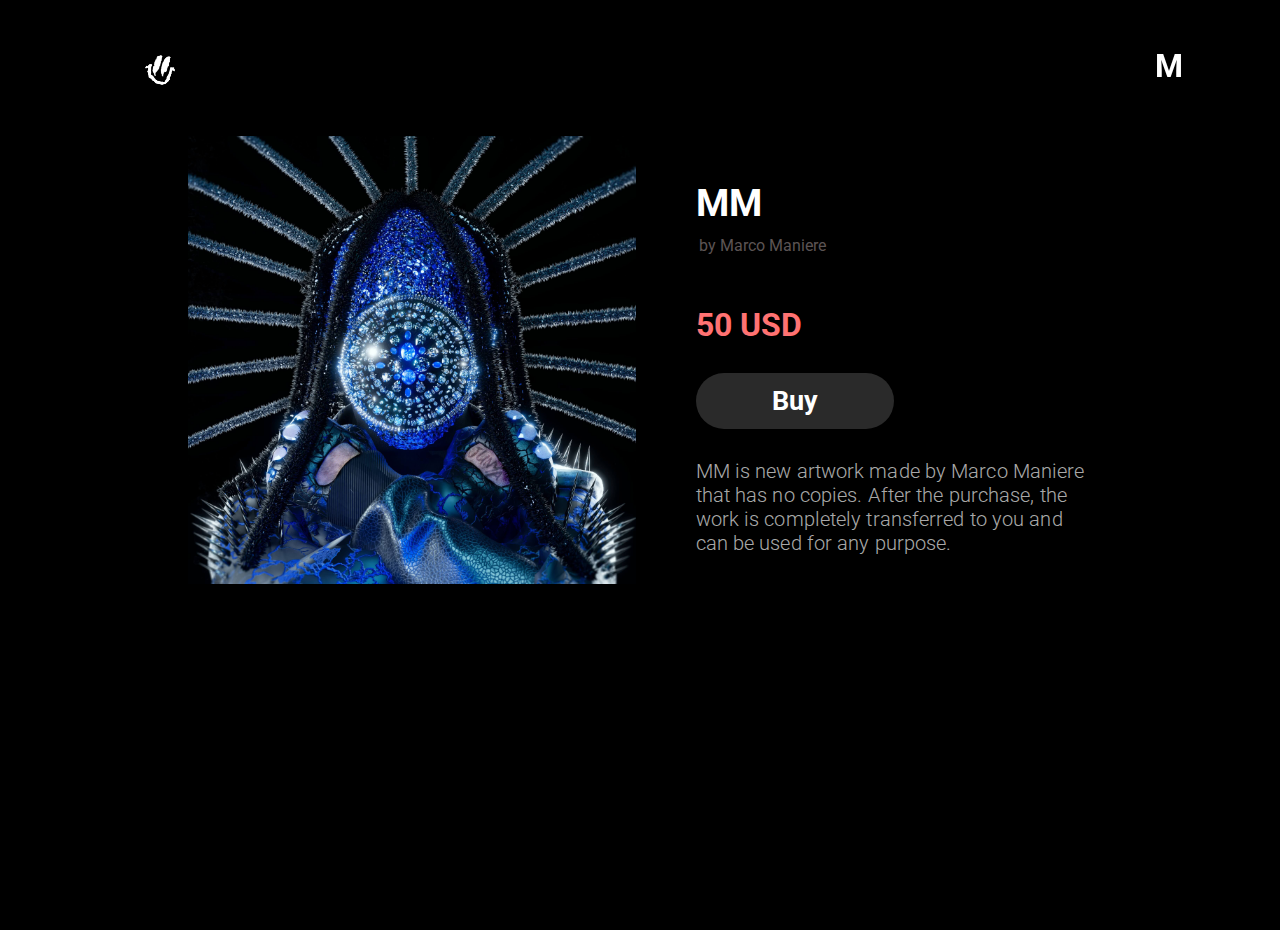
<file: mm.html>
<!DOCTYPE html>
<html data-wf-page="6467c07ce7ec8a63d5fdc45d">
   <head>
      <meta charset="utf-8"/>
      <title>Marco Maniere</title>
      <meta content="width=device-width, initial-scale=1" name="viewport"/>
      <link href="css/styles.css" rel="stylesheet" type="text/css"/>
      <link href="https://fonts.googleapis.com/" rel="preconnect"/>
      <link href="https://fonts.gstatic.com/" rel="preconnect" crossorigin="anonymous"/>
      <script src="js/webfont.js" type="text/javascript"></script>
      <script type="text/javascript">WebFont.load({  google: {    families: ["Ubuntu:300,300italic,400,400italic,500,500italic,700,700italic","Montserrat:100,100italic,200,200italic,300,300italic,400,400italic,500,500italic,600,600italic,700,700italic,800,800italic,900,900italic","Roboto:100,100italic,300,300italic,regular,italic,500,500italic,700,700italic,900,900italic:cyrillic,latin","Rubik:300,regular,500,600,700,800,900,300italic,italic,500italic,600italic,700italic,800italic,900italic:cyrillic,latin","Arvo:regular,700,700italic"]  }});</script><script type="text/javascript">!function(o,c){var n=c.documentElement,t=" w-mod-";n.className+=t+"js",("ontouchstart"in o||o.DocumentTouch&&c instanceof DocumentTouch)&&(n.className+=t+"touch")}(window,document);</script>
      <link href="img/6467c07ce7ec8a63d5fdc3f3_3222.png" rel="shortcut icon" type="image/x-icon"/>
      <link href="img/6467c07ce7ec8a63d5fdc3f4_circle.png" rel="apple-touch-icon"/>

   </head>
   <body class="body">
      <div data-w-id="59b26064-5704-0d12-6faf-9ce4370865ed" data-animation="default" data-collapse="all" data-duration="400" data-easing="ease" data-easing2="ease" role="banner" class="navbar-4 w-nav">
         <a href="index.html" data-w-id="59b26064-5704-0d12-6faf-9ce4370865ee" class="w-nav-brand"><img src="img/mark_logo.png" loading="lazy" width="100" alt=""/></a>
         <div class="menu-button-2 w-nav-button">
            <h2 data-w-id="59b26064-5704-0d12-6faf-9ce4370865f1" class="heading-21">M<span data-w-id="59b26064-5704-0d12-6faf-9ce4370865f3" class="e">e</span><span data-w-id="59b26064-5704-0d12-6faf-9ce4370865f5" class="n">n</span><span data-w-id="59b26064-5704-0d12-6faf-9ce4370865f7" class="u">u</span></h2>
         </div>
         <nav role="navigation" class="nav-menu-2 w-nav-menu">
            <div class="menu-menu">
               <div class="menu-items">
                  <div class="_3d-cont"><a href="#" class="nav-link w-nav-link">Home</a><a href="index.html" class="nav-link-grey w-nav-link">Home</a></div>
                  <div id="devider" data-w-id="59b26064-5704-0d12-6faf-9ce437086601" class="devider"></div>
                  <div class="_3d-cont"><a href="#" class="nav-link w-nav-link">works</a><a href="works.html" class="nav-link-grey w-nav-link">works</a></div>
                  <div id="devider" data-w-id="59b26064-5704-0d12-6faf-9ce437086607" class="devider"></div>
                  <div class="_3d-cont"><a href="#" class="nav-link w-nav-link">about</a><a href="about.html" class="nav-link-grey w-nav-link">about </a></div>
               </div>
            </div>
         </nav>
      </div>
      <section class="section-5 wf-section">
         <div class="div-block-19"><img src="img/JUNYA.jpg" loading="lazy" alt=""/></div>
         <div class="div-block-20">
            <h1 class="heading-14">MM</h1>
            <p class="paragraph-5">by Marco Maniere</p>
            <h2 class="heading-15">50 USD</h2>
            <a href="https://www.instagram.com/marco.maniere/" target="_blank" class="link-block-2 w-inline-block">
               <h2 class="heading-16">Buy</h2>
            </a>
            <p class="paragraph-6">MM is new artwork made by Marco Maniere that has no copies. After the purchase, the work is completely transferred to you and can be used for any purpose.</p>
         </div>
      </section>
      <script src="js/jquery-3.4.1.min.js" type="text/javascript" ></script>
      <script src="js/scripts.js" type="text/javascript"></script>
   </body>
</html>
</file>
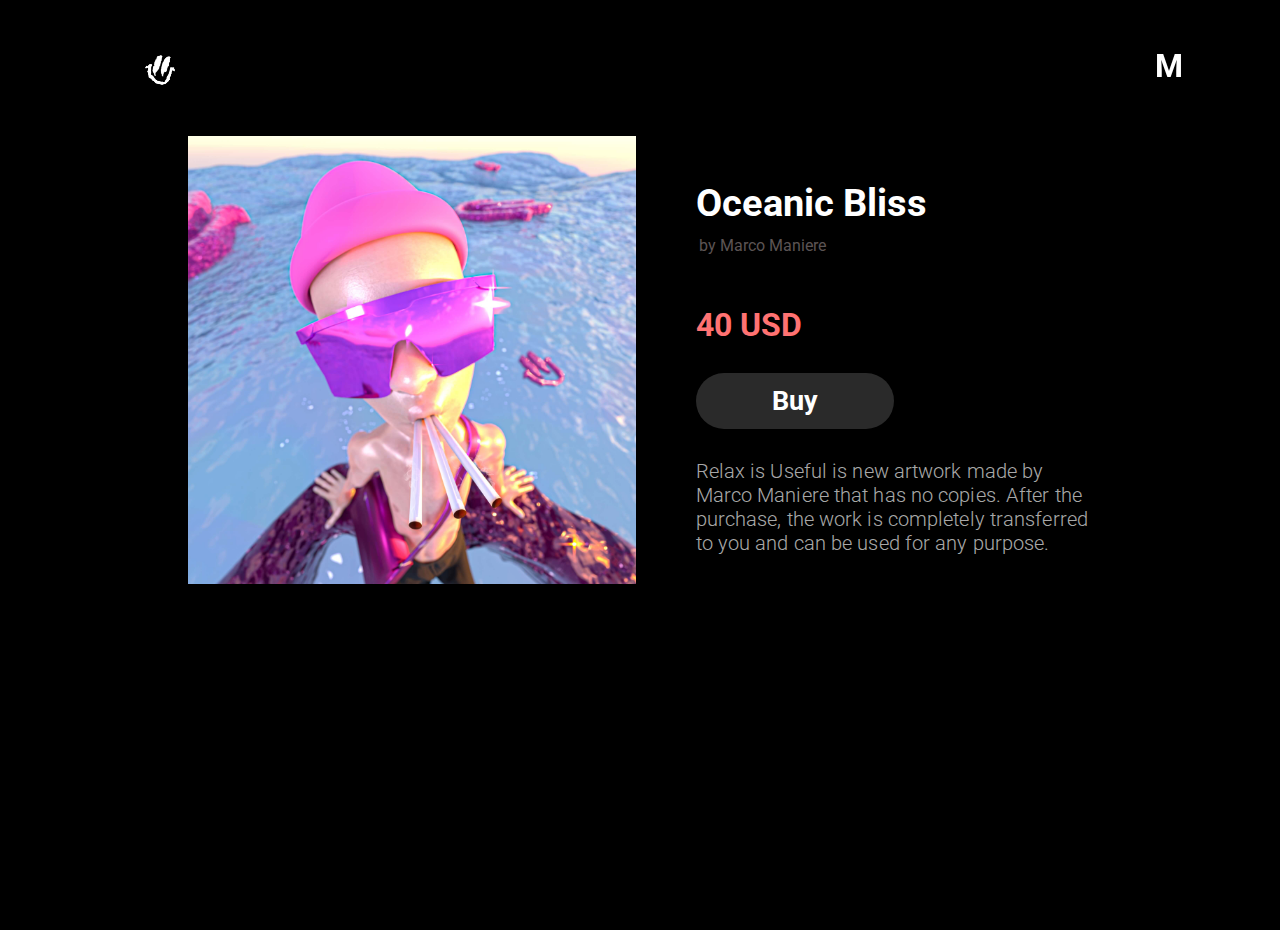
<file: relax-is-useful.html>
<!DOCTYPE html>
<html data-wf-page="6467c07ce7ec8a63d5fdc452">
   <head>
      <meta charset="utf-8"/>
      <title>Marco Maniere</title>
      <meta content="width=device-width, initial-scale=1" name="viewport"/>
      <link href="css/styles.css" rel="stylesheet" type="text/css"/>
      <link href="https://fonts.googleapis.com/" rel="preconnect"/>
      <link href="https://fonts.gstatic.com/" rel="preconnect" crossorigin="anonymous"/>
      <script src="js/webfont.js" type="text/javascript"></script>
      <script type="text/javascript">WebFont.load({  google: {    families: ["Ubuntu:300,300italic,400,400italic,500,500italic,700,700italic","Montserrat:100,100italic,200,200italic,300,300italic,400,400italic,500,500italic,600,600italic,700,700italic,800,800italic,900,900italic","Roboto:100,100italic,300,300italic,regular,italic,500,500italic,700,700italic,900,900italic:cyrillic,latin","Rubik:300,regular,500,600,700,800,900,300italic,italic,500italic,600italic,700italic,800italic,900italic:cyrillic,latin","Arvo:regular,700,700italic"]  }});</script><script type="text/javascript">!function(o,c){var n=c.documentElement,t=" w-mod-";n.className+=t+"js",("ontouchstart"in o||o.DocumentTouch&&c instanceof DocumentTouch)&&(n.className+=t+"touch")}(window,document);</script>
      <link href="img/6467c07ce7ec8a63d5fdc3f3_3222.png" rel="shortcut icon" type="image/x-icon"/>
      <link href="img/6467c07ce7ec8a63d5fdc3f4_circle.png" rel="apple-touch-icon"/>

   </head>
   <body class="body">
      <div data-w-id="59b26064-5704-0d12-6faf-9ce4370865ed" data-animation="default" data-collapse="all" data-duration="400" data-easing="ease" data-easing2="ease" role="banner" class="navbar-4 w-nav">
         <a href="index.html" data-w-id="59b26064-5704-0d12-6faf-9ce4370865ee" class="w-nav-brand"><img src="img/mark_logo.png" loading="lazy" width="100" alt=""/></a>
         <div class="menu-button-2 w-nav-button">
            <h2 data-w-id="59b26064-5704-0d12-6faf-9ce4370865f1" class="heading-21">M<span data-w-id="59b26064-5704-0d12-6faf-9ce4370865f3" class="e">e</span><span data-w-id="59b26064-5704-0d12-6faf-9ce4370865f5" class="n">n</span><span data-w-id="59b26064-5704-0d12-6faf-9ce4370865f7" class="u">u</span></h2>
         </div>
         <nav role="navigation" class="nav-menu-2 w-nav-menu">
            <div class="menu-menu">
               <div class="menu-items">
                  <div class="_3d-cont"><a href="#" class="nav-link w-nav-link">Home</a><a href="index.html" class="nav-link-grey w-nav-link">Home</a></div>
                  <div id="devider" data-w-id="59b26064-5704-0d12-6faf-9ce437086601" class="devider"></div>
                  <div class="_3d-cont"><a href="#" class="nav-link w-nav-link">works</a><a href="works.html" class="nav-link-grey w-nav-link">works</a></div>
                  <div id="devider" data-w-id="59b26064-5704-0d12-6faf-9ce437086607" class="devider"></div>
                  <div class="_3d-cont"><a href="#" class="nav-link w-nav-link">about</a><a href="about.html" class="nav-link-grey w-nav-link">about </a></div>
               </div>
            </div>
         </nav>
      </div>
      <section class="section-5 wf-section">
         <div class="div-block-19"><img src="img/TheGreatSmoke2.jpg" loading="lazy" alt=""/></div>
         <div class="div-block-20">
            <h1 class="heading-14">Oceanic Bliss</h1>
            <p class="paragraph-5">by Marco Maniere</p>
            <h2 class="heading-15">40 USD</h2>
            <a href="https://www.instagram.com/marco.maniere/" target="_blank" class="link-block-2 w-inline-block">
               <h2 class="heading-16">Buy</h2>
            </a>
            <p class="paragraph-6">Relax is Useful is new artwork made by Marco Maniere that has no copies. After the purchase, the work is completely transferred to you and can be used for any purpose.</p>
         </div>
      </section>
      <script src="js/jquery-3.4.1.min.js" type="text/javascript" ></script>
      <script src="js/scripts.js" type="text/javascript"></script>
   </body>
</html>
</file>
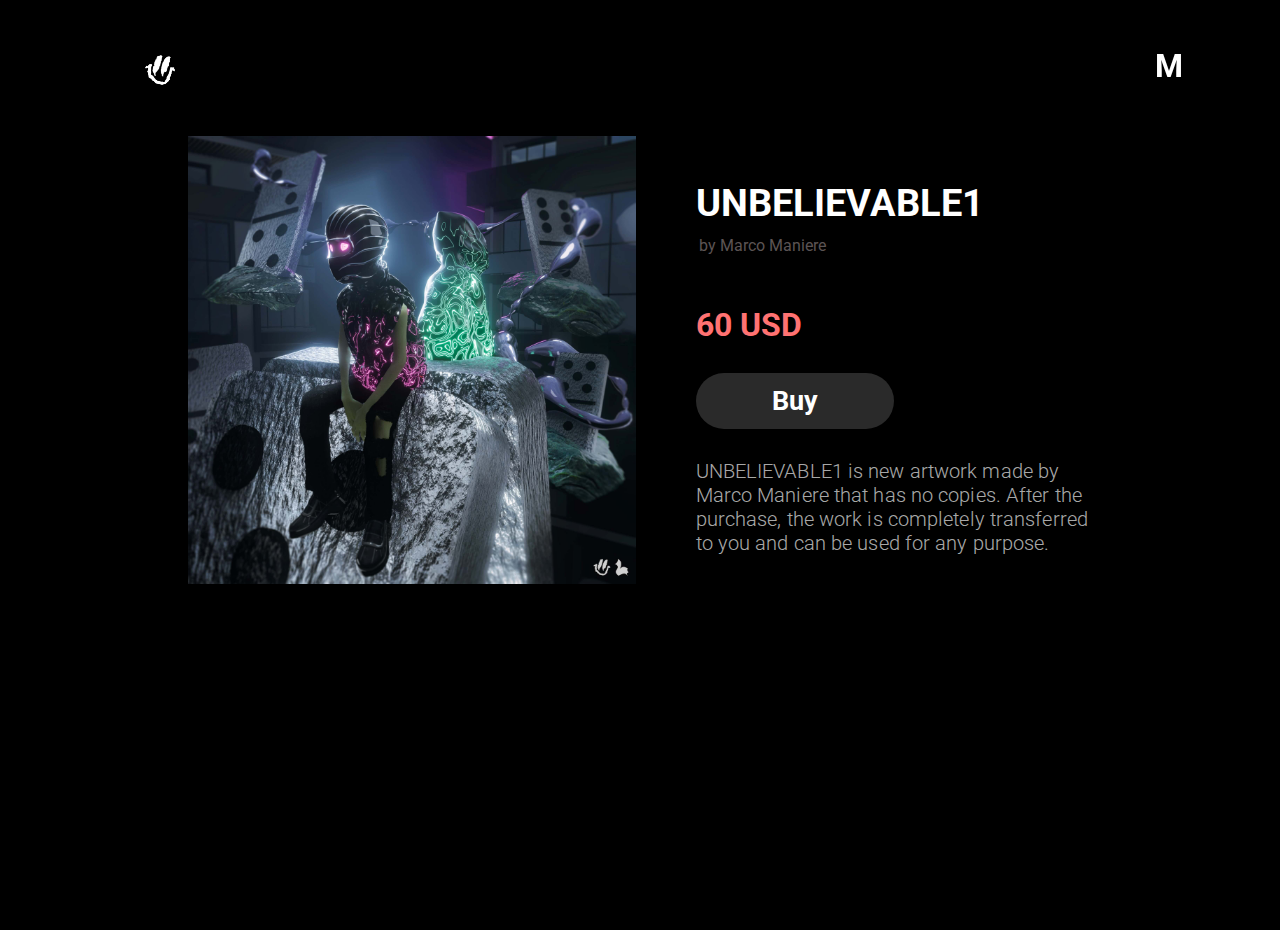
<file: unbelievable1.html>
<!DOCTYPE html>
<html data-wf-page="6467c07ce7ec8a63d5fdc473">
   <head>
      <meta charset="utf-8"/>
      <title>UNBELIEVABLE1</title>
      <meta content="width=device-width, initial-scale=1" name="viewport"/>
      <link href="css/styles.css" rel="stylesheet" type="text/css"/>
      <link href="https://fonts.googleapis.com/" rel="preconnect"/>
      <link href="https://fonts.gstatic.com/" rel="preconnect" crossorigin="anonymous"/>
      <script src="js/webfont.js" type="text/javascript"></script>
      <script type="text/javascript">WebFont.load({  google: {    families: ["Ubuntu:300,300italic,400,400italic,500,500italic,700,700italic","Montserrat:100,100italic,200,200italic,300,300italic,400,400italic,500,500italic,600,600italic,700,700italic,800,800italic,900,900italic","Roboto:100,100italic,300,300italic,regular,italic,500,500italic,700,700italic,900,900italic:cyrillic,latin","Rubik:300,regular,500,600,700,800,900,300italic,italic,500italic,600italic,700italic,800italic,900italic:cyrillic,latin","Arvo:regular,700,700italic"]  }});</script><script type="text/javascript">!function(o,c){var n=c.documentElement,t=" w-mod-";n.className+=t+"js",("ontouchstart"in o||o.DocumentTouch&&c instanceof DocumentTouch)&&(n.className+=t+"touch")}(window,document);</script>
      <link href="img/6467c07ce7ec8a63d5fdc3f3_3222.png" rel="shortcut icon" type="image/x-icon"/>
      <link href="img/6467c07ce7ec8a63d5fdc3f4_circle.png" rel="apple-touch-icon"/>
   </head>
   <body class="body">
      <div data-w-id="59b26064-5704-0d12-6faf-9ce4370865ed" data-animation="default" data-collapse="all" data-duration="400" data-easing="ease" data-easing2="ease" role="banner" class="navbar-4 w-nav">
         <a href="index.html" data-w-id="59b26064-5704-0d12-6faf-9ce4370865ee" class="w-nav-brand"><img src="img/mark_logo.png" loading="lazy" width="100" alt=""/></a>
         <div class="menu-button-2 w-nav-button">
            <h2 data-w-id="59b26064-5704-0d12-6faf-9ce4370865f1" class="heading-21">M<span data-w-id="59b26064-5704-0d12-6faf-9ce4370865f3" class="e">e</span><span data-w-id="59b26064-5704-0d12-6faf-9ce4370865f5" class="n">n</span><span data-w-id="59b26064-5704-0d12-6faf-9ce4370865f7" class="u">u</span></h2>
         </div>
         <nav role="navigation" class="nav-menu-2 w-nav-menu">
            <div class="menu-menu">
               <div class="menu-items">
                  <div class="_3d-cont"><a href="#" class="nav-link w-nav-link">Home</a><a href="index.html" class="nav-link-grey w-nav-link">Home</a></div>
                  <div id="devider" data-w-id="59b26064-5704-0d12-6faf-9ce437086601" class="devider"></div>
                  <div class="_3d-cont"><a href="#" class="nav-link w-nav-link">works</a><a href="works.html" class="nav-link-grey w-nav-link">works</a></div>
                  <div id="devider" data-w-id="59b26064-5704-0d12-6faf-9ce437086607" class="devider"></div>
                  <div class="_3d-cont"><a href="#" class="nav-link w-nav-link">about</a><a href="about.html" class="nav-link-grey w-nav-link">about </a></div>
               </div>
            </div>
         </nav>
      </div>
      <section class="section-5 wf-section">
         <div class="div-block-19"><img src="img/spatialdomino.jpg" loading="lazy" alt=""/></div>
         <div class="div-block-20">
            <h1 class="heading-14">UNBELIEVABLE1</h1>
            <p class="paragraph-5">by Marco Maniere</p>
            <h2 class="heading-15">60 USD</h2>
            <a href="https://www.instagram.com/marco.maniere/" target="_blank" class="link-block-2 w-inline-block">
               <h2 class="heading-16">Buy</h2>
            </a>
            <p class="paragraph-6">UNBELIEVABLE1 is new artwork made by Marco Maniere that has no copies. After the purchase, the work is completely transferred to you and can be used for any purpose.</p>
         </div>
      </section>
      <script src="js/jquery-3.4.1.min.js" type="text/javascript" ></script>
      <script src="js/scripts.js" type="text/javascript"></script>
   </body>
</html>
</file>
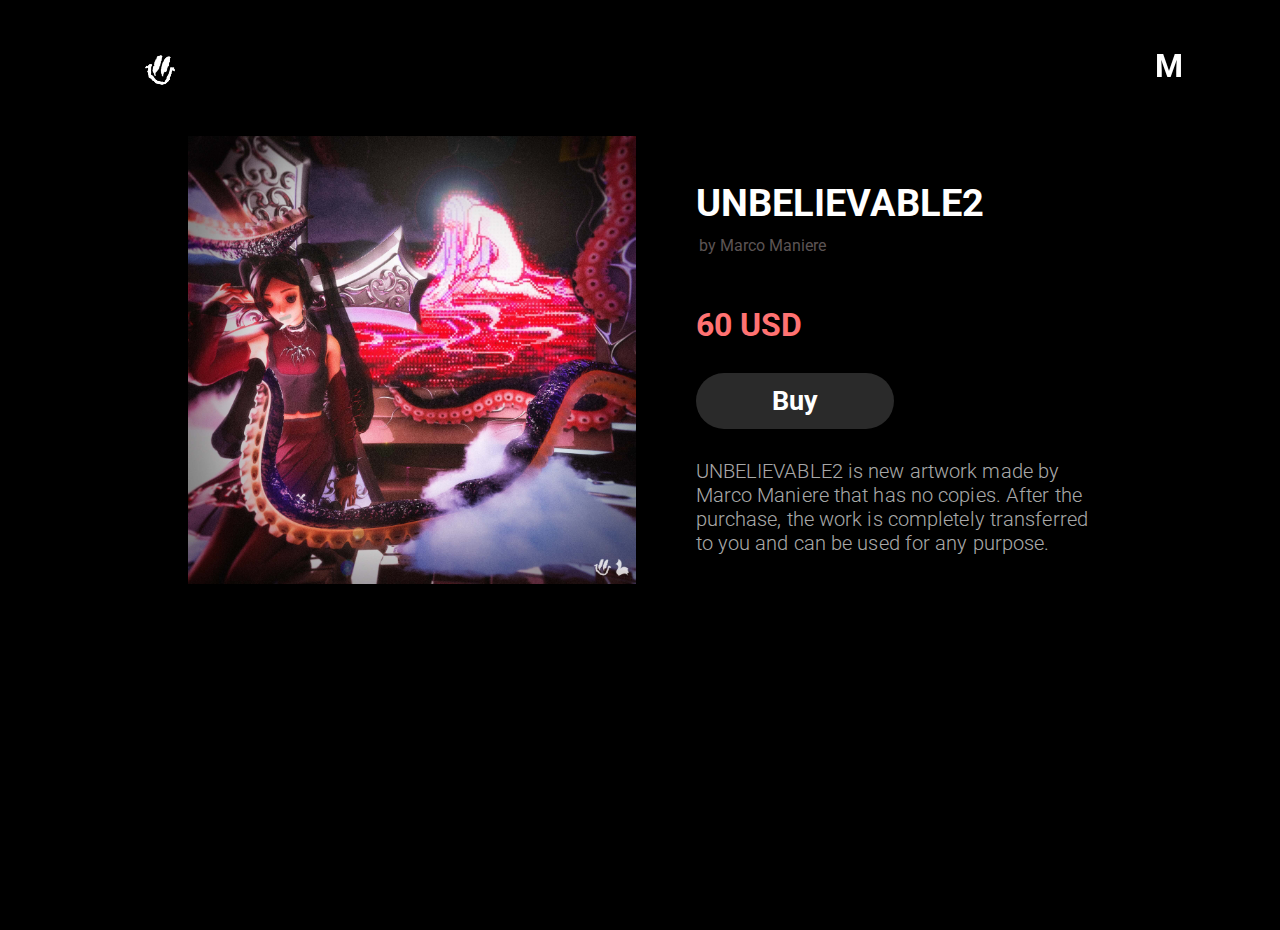
<file: unbelievable2.html>
<!DOCTYPE html>
<html data-wf-page="6467c07ce7ec8a63d5fdc46d">
   <head>
      <meta charset="utf-8"/>
      <title>Marco Maniere</title>
      <meta content="width=device-width, initial-scale=1" name="viewport"/>
      <link href="css/styles.css" rel="stylesheet" type="text/css"/>
      <link href="https://fonts.googleapis.com/" rel="preconnect"/>
      <link href="https://fonts.gstatic.com/" rel="preconnect" crossorigin="anonymous"/>
      <script src="js/webfont.js" type="text/javascript"></script>
      <script type="text/javascript">WebFont.load({  google: {    families: ["Ubuntu:300,300italic,400,400italic,500,500italic,700,700italic","Montserrat:100,100italic,200,200italic,300,300italic,400,400italic,500,500italic,600,600italic,700,700italic,800,800italic,900,900italic","Roboto:100,100italic,300,300italic,regular,italic,500,500italic,700,700italic,900,900italic:cyrillic,latin","Rubik:300,regular,500,600,700,800,900,300italic,italic,500italic,600italic,700italic,800italic,900italic:cyrillic,latin","Arvo:regular,700,700italic"]  }});</script><script type="text/javascript">!function(o,c){var n=c.documentElement,t=" w-mod-";n.className+=t+"js",("ontouchstart"in o||o.DocumentTouch&&c instanceof DocumentTouch)&&(n.className+=t+"touch")}(window,document);</script>
      <link href="img/6467c07ce7ec8a63d5fdc3f3_3222.png" rel="shortcut icon" type="image/x-icon"/>
      <link href="img/6467c07ce7ec8a63d5fdc3f4_circle.png" rel="apple-touch-icon"/>

   </head>
   <body class="body">
      <div data-w-id="59b26064-5704-0d12-6faf-9ce4370865ed" data-animation="default" data-collapse="all" data-duration="400" data-easing="ease" data-easing2="ease" role="banner" class="navbar-4 w-nav">
         <a href="index.html" data-w-id="59b26064-5704-0d12-6faf-9ce4370865ee" class="w-nav-brand"><img src="img/mark_logo.png" loading="lazy" width="100" alt=""/></a>
         <div class="menu-button-2 w-nav-button">
            <h2 data-w-id="59b26064-5704-0d12-6faf-9ce4370865f1" class="heading-21">M<span data-w-id="59b26064-5704-0d12-6faf-9ce4370865f3" class="e">e</span><span data-w-id="59b26064-5704-0d12-6faf-9ce4370865f5" class="n">n</span><span data-w-id="59b26064-5704-0d12-6faf-9ce4370865f7" class="u">u</span></h2>
         </div>
         <nav role="navigation" class="nav-menu-2 w-nav-menu">
            <div class="menu-menu">
               <div class="menu-items">
                  <div class="_3d-cont"><a href="#" class="nav-link w-nav-link">Home</a><a href="index.html" class="nav-link-grey w-nav-link">Home</a></div>
                  <div id="devider" data-w-id="59b26064-5704-0d12-6faf-9ce437086601" class="devider"></div>
                  <div class="_3d-cont"><a href="#" class="nav-link w-nav-link">works</a><a href="works.html" class="nav-link-grey w-nav-link">works</a></div>
                  <div id="devider" data-w-id="59b26064-5704-0d12-6faf-9ce437086607" class="devider"></div>
                  <div class="_3d-cont"><a href="#" class="nav-link w-nav-link">about</a><a href="about.html" class="nav-link-grey w-nav-link">about </a></div>
               </div>
            </div>
         </nav>
      </div>
      <section class="section-5 wf-section">
         <div class="div-block-19"><img src="img/UNBELIEVABLE2.jpg" loading="lazy" alt=""/></div>
         <div class="div-block-20">
            <h1 class="heading-14">UNBELIEVABLE2</h1>
            <p class="paragraph-5">by Marco Maniere</p>
            <h2 class="heading-15">60 USD</h2>
            <a href="https://www.instagram.com/marco.maniere/" target="_blank" class="link-block-2 w-inline-block">
               <h2 class="heading-16">Buy</h2>
            </a>
            <p class="paragraph-6">UNBELIEVABLE2 is new artwork made by Marco Maniere that has no copies. After the purchase, the work is completely transferred to you and can be used for any purpose.</p>
         </div>
      </section>
      <script src="js/jquery-3.4.1.min.js" type="text/javascript" ></script>
      <script src="js/scripts.js" type="text/javascript"></script>
   </body>
</html>
</file>
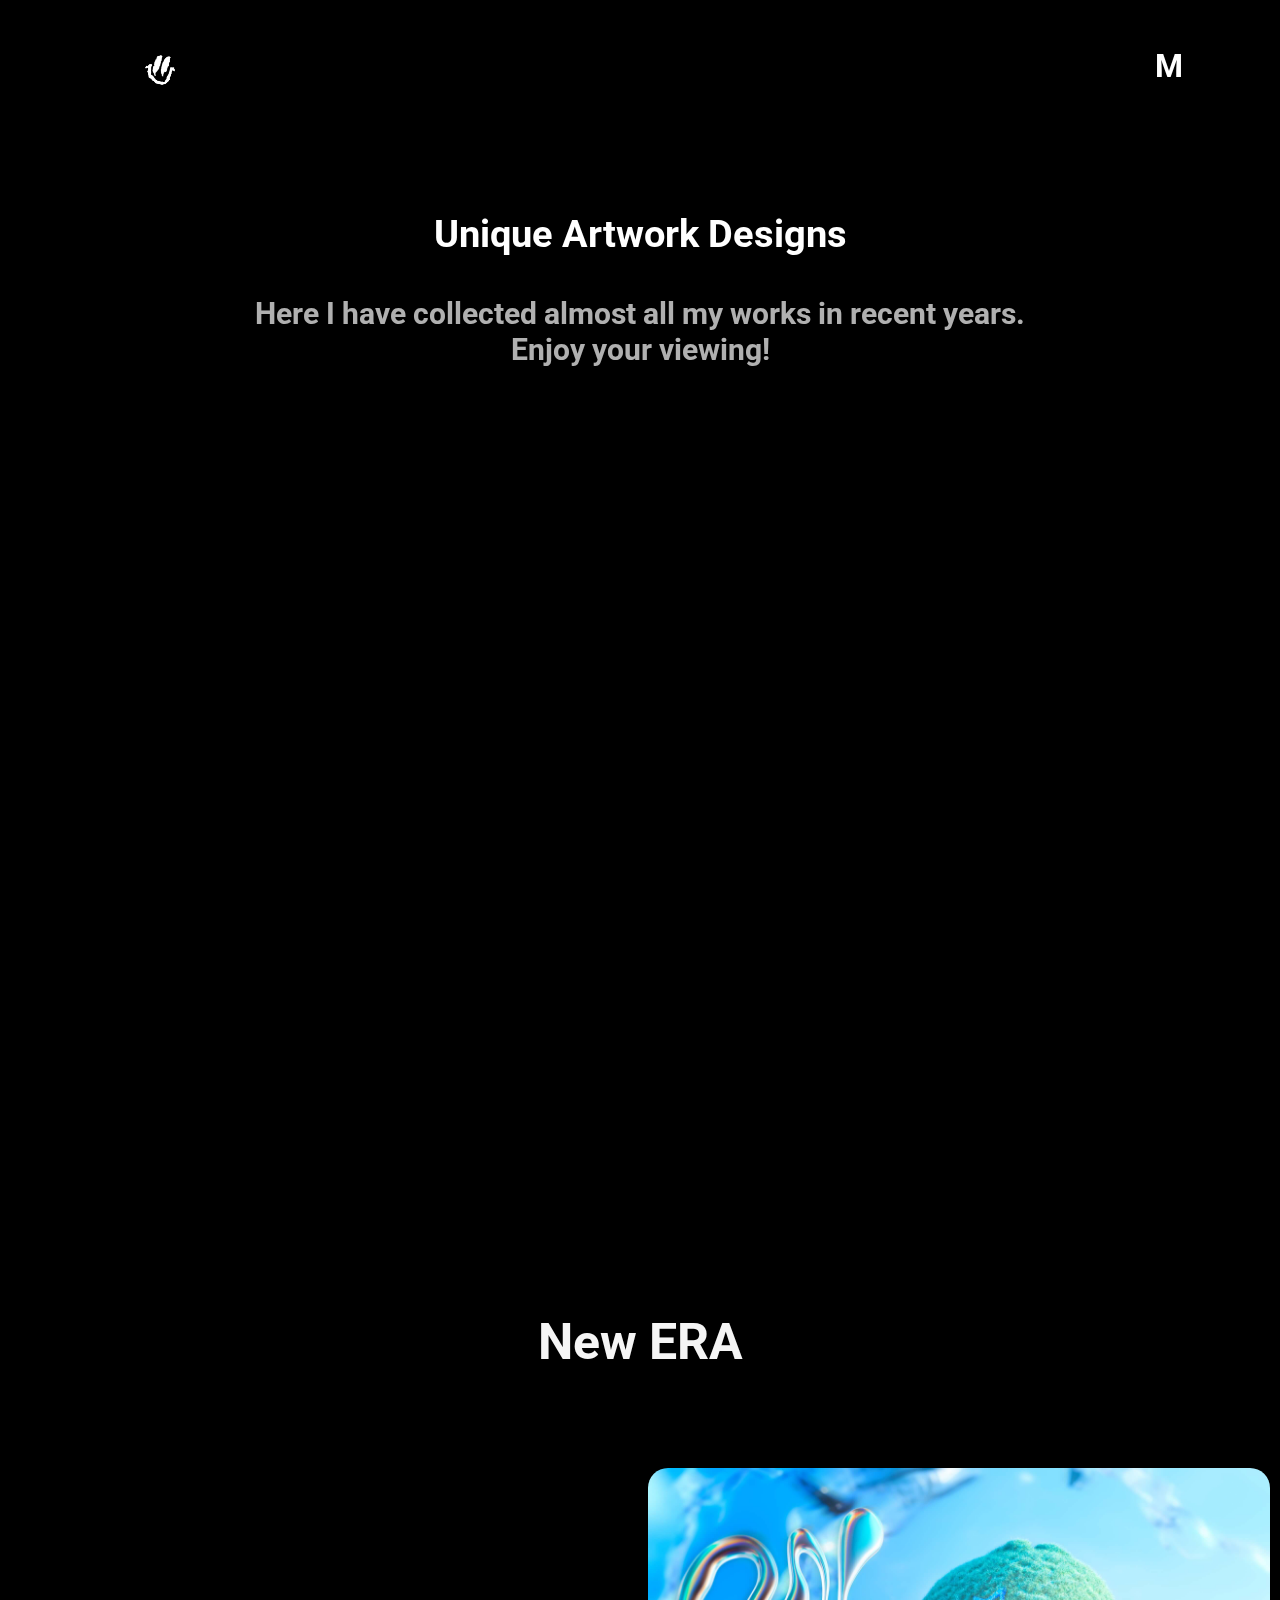
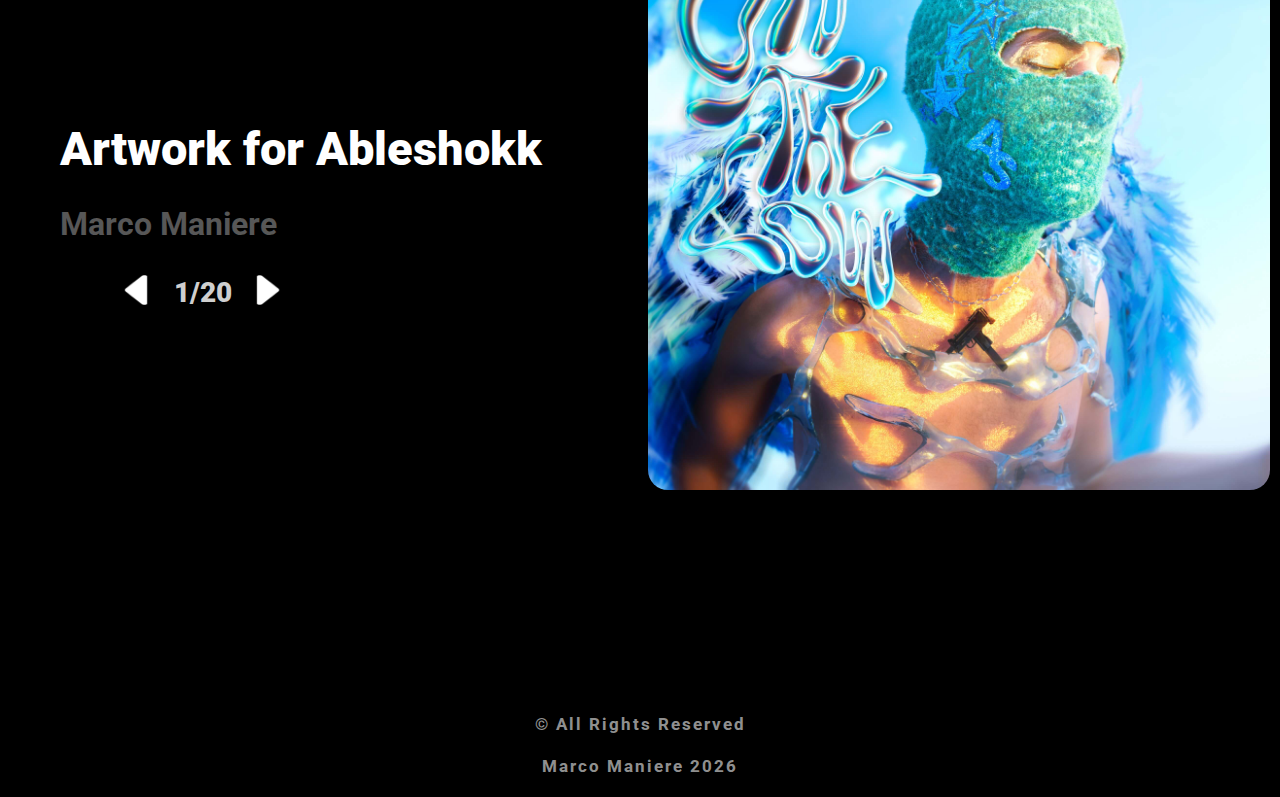
<file: works.html>
<!DOCTYPE html>
<html data-wf-page="6467c07ce7ec8a63d5fdc3bc">
   <head>
      <meta charset="utf-8"/>
      <title>Marco Maniere</title>
      <meta content="width=device-width, initial-scale=1" name="viewport"/>
      <link href="css/styles.css" rel="stylesheet" type="text/css"/>
      <link href="https://fonts.googleapis.com/" rel="preconnect"/>
      <link href="https://fonts.gstatic.com/" rel="preconnect" crossorigin="anonymous"/>
      <script src="js/webfont.js" type="text/javascript"></script>
      <script type="text/javascript">WebFont.load({  google: {    families: ["Ubuntu:300,300italic,400,400italic,500,500italic,700,700italic","Montserrat:100,100italic,200,200italic,300,300italic,400,400italic,500,500italic,600,600italic,700,700italic,800,800italic,900,900italic","Roboto:100,100italic,300,300italic,regular,italic,500,500italic,700,700italic,900,900italic:cyrillic,latin","Rubik:300,regular,500,600,700,800,900,300italic,italic,500italic,600italic,700italic,800italic,900italic:cyrillic,latin","Arvo:regular,700,700italic"]  }});</script><script type="text/javascript">!function(o,c){var n=c.documentElement,t=" w-mod-";n.className+=t+"js",("ontouchstart"in o||o.DocumentTouch&&c instanceof DocumentTouch)&&(n.className+=t+"touch")}(window,document);</script>
      <link href="img/6467c07ce7ec8a63d5fdc3f3_3222.png" rel="shortcut icon" type="image/x-icon"/>
      <link href="img/6467c07ce7ec8a63d5fdc3f4_circle.png" rel="apple-touch-icon"/>

   </head>
   <body class="body">
      <div data-w-id="59b26064-5704-0d12-6faf-9ce4370865ed" data-animation="default" data-collapse="all" data-duration="400" data-easing="ease" data-easing2="ease" role="banner" class="navbar-4 w-nav">
         <a href="index.html" data-w-id="59b26064-5704-0d12-6faf-9ce4370865ee" class="w-nav-brand"><img src="img/mark_logo.png" loading="lazy" width="100" alt=""/></a>
         <div class="menu-button-2 w-nav-button">
            <h2 data-w-id="59b26064-5704-0d12-6faf-9ce4370865f1" class="heading-21">M<span data-w-id="59b26064-5704-0d12-6faf-9ce4370865f3" class="e">e</span><span data-w-id="59b26064-5704-0d12-6faf-9ce4370865f5" class="n">n</span><span data-w-id="59b26064-5704-0d12-6faf-9ce4370865f7" class="u">u</span></h2>
         </div>
         <nav role="navigation" class="nav-menu-2 w-nav-menu">
            <div class="menu-menu">
               <div class="menu-items">
                  <div class="_3d-cont"><a href="#" class="nav-link w-nav-link">Home</a><a href="index.html" class="nav-link-grey w-nav-link">Home</a></div>
                  <div id="devider" data-w-id="59b26064-5704-0d12-6faf-9ce437086601" class="devider"></div>
                  <div class="_3d-cont"><a href="#" class="nav-link w-nav-link">works</a><a href="works.html" aria-current="page" class="nav-link-grey w-nav-link w--current">works</a></div>
                  <div id="devider" data-w-id="59b26064-5704-0d12-6faf-9ce437086607" class="devider"></div>
                  <div class="_3d-cont"><a href="#" class="nav-link w-nav-link">about</a><a href="about.html" class="nav-link-grey w-nav-link">about </a></div>
               </div>
            </div>
         </nav>
      </div>
      <section data-w-id="a0d192a4-25e1-7cc5-97a2-ca664d375f00" class="zagolovok wf-section">
         <div data-w-id="abe05daa-bfae-0ebc-8875-c0d1dee2a506" class="div-block-25">
            <h1><strong class="bold-text">Unique Artwork Designs</strong></h1>
            <h2 class="heading-26">Here I have collected almost all my works in recent years. Enjoy your viewing!</h2>
         </div>
      </section>
      <section data-w-id="aed10467-511f-6c81-5a83-754a4901d031" class="_2d wf-section">
         <div class="art _3d">
            <div class="div-block-27">
               <h1 class="heading-27">2D artworks</h1>
            </div>
            <div class="div-block-26">
               <div data-delay="4000" data-animation="slide" class="slider-2 w-slider" data-autoplay="false" data-easing="ease" data-hide-arrows="false" data-disable-swipe="false" data-autoplay-limit="0" data-nav-spacing="4" data-duration="500" data-infinite="true">
                  <div class="mask-2 w-slider-mask">
                     <div class="maski w-slide"><img src="img/2d_2.jpg" loading="lazy" alt="" class="image-9"/></div>
                     <div class="maski w-slide"><img src="img/2d_3.jpg" loading="lazy" alt="" class="image-9"/></div>
                     <div class="maski w-slide"><img src="img/2d_4.jpg" loading="lazy" alt="" class="image-9"/></div>
                     <div class="maski w-slide"><img src="img/2d_5.jpg" loading="lazy" alt="" class="image-9"/></div>
                     <div class="maski w-slide"><img src="img/2d_7.jpg" loading="lazy" alt="" class="image-9"/></div>
                     <div class="maski w-slide"><img src="img/2d_6.jpg" loading="lazy" alt="" class="image-9"/></div>
                     <div class="maski w-slide"><img src="img/2d_8.jpg" loading="lazy" alt="" class="image-9"/></div>
                  </div>
                  <div class="left-arrow w-slider-arrow-left">
                     <div class="w-icon-slider-left"></div>
                  </div>
                  <div class="right-arrow w-slider-arrow-right">
                     <div class="w-icon-slider-right"></div>
                  </div>
               </div>
            </div>
         </div>
         <div class="art old_artwork">
            <div class="div-block-27">
               <h1 class="heading-27">Old artworks</h1>
            </div>
            <div class="div-block-26">
               <div data-delay="4000" data-animation="slide" class="slider-2 w-slider" data-autoplay="false" data-easing="ease" data-hide-arrows="false" data-disable-swipe="false" data-autoplay-limit="0" data-nav-spacing="4" data-duration="500" data-infinite="true">
                  <div class="mask-2 w-slider-mask">
                     <div class="maski w-slide"><img src="img/old_art_2.jpg" loading="lazy" alt="" class="image-9"/></div>
                     <div class="maski w-slide"><img src="img/old_art_4.jpg" loading="lazy" alt="" class="image-9"/></div>
                     <div class="maski w-slide"><img src="img/old_art_5.jpg" loading="lazy" alt="" class="image-9"/></div>
                     <div class="maski w-slide"><img src="img/old_art_25.jpg" loading="lazy" alt="" class="image-9"/></div>
                     <div class="maski w-slide"><img src="img/old_art_1.jpg" loading="lazy" alt="" class="image-9"/></div>
                  </div>
                  <div class="left-arrow w-slider-arrow-left">
                     <div class="w-icon-slider-left"></div>
                  </div>
                  <div class="right-arrow w-slider-arrow-right">
                     <div class="w-icon-slider-right"></div>
                  </div>
               </div>
            </div>
         </div>
      </section>
      <section class="new-era wf-section">
         <div class="div-block-28">
            <h1 class="heading-31">New ERA</h1>
            <div data-delay="4000" data-animation="slide" class="slider-3 w-slider" data-autoplay="false" data-easing="ease" data-hide-arrows="false" data-disable-swipe="false" data-autoplay-limit="0" data-nav-spacing="3" data-duration="500" data-infinite="true">
               <div class="w-slider-mask">
                  <div class="w-slide">
                     <div class="w-layout-grid grid-2">
                        <div id="w-node-_8dff7b3d-c07b-6bfe-37fa-b304dc0ab1ac-d5fdc3bc" class="div-block-38">
                           <div class="div-block-37">
                              <h1 class="heading-28">Artwork for Ableshokk</h1>
                              <h2 class="heading-29">Marco Maniere</h2>
                           </div>
                           <h3 class="heading-30">1/20</h3>
                        </div>
                        <img src="img/new_era_10.jpg" loading="lazy" id="w-node-_15191898-6ac9-0faa-c0c0-6f74487c3a1e-d5fdc3bc" alt="" class="image-10"/>
                     </div>
                  </div>
                  <div data-w-id="a53014aa-8bf1-e0c3-f980-baf15d93b333" class="w-slide">
                     <div class="w-layout-grid grid-2">
                        <div id="w-node-a53014aa-8bf1-e0c3-f980-baf15d93b335-d5fdc3bc" class="div-block-39">
                           <div>
                              <h1 style="-webkit-transform:translate3d(0, 50px, 0) scale3d(1, 1, 1) rotateX(0) rotateY(0) rotateZ(0) skew(0, 0);-moz-transform:translate3d(0, 50px, 0) scale3d(1, 1, 1) rotateX(0) rotateY(0) rotateZ(0) skew(0, 0);-ms-transform:translate3d(0, 50px, 0) scale3d(1, 1, 1) rotateX(0) rotateY(0) rotateZ(0) skew(0, 0);transform:translate3d(0, 50px, 0) scale3d(1, 1, 1) rotateX(0) rotateY(0) rotateZ(0) skew(0, 0);opacity:0" class="heading-28">Death Reincarnation</h1>
                              <h2 style="opacity:0" class="heading-29">Marco Maniere</h2>
                           </div>
                           <h3 style="opacity:0" class="heading-30">2/20</h3>
                        </div>
                        <img src="img/old_art_1.jpg" loading="lazy" id="w-node-a53014aa-8bf1-e0c3-f980-baf15d93b33d-d5fdc3bc" alt="" class="image-10"/>
                     </div>
                  </div>
                  <div data-w-id="9d2a32e5-1089-c076-2f5f-b55f06407476" class="w-slide">
                     <div class="w-layout-grid grid-2">
                        <div id="w-node-_9d2a32e5-1089-c076-2f5f-b55f06407478-d5fdc3bc" class="div-block-40">
                           <div>
                              <h1 style="-webkit-transform:translate3d(0, 50px, 0) scale3d(1, 1, 1) rotateX(0) rotateY(0) rotateZ(0) skew(0, 0);-moz-transform:translate3d(0, 50px, 0) scale3d(1, 1, 1) rotateX(0) rotateY(0) rotateZ(0) skew(0, 0);-ms-transform:translate3d(0, 50px, 0) scale3d(1, 1, 1) rotateX(0) rotateY(0) rotateZ(0) skew(0, 0);transform:translate3d(0, 50px, 0) scale3d(1, 1, 1) rotateX(0) rotateY(0) rotateZ(0) skew(0, 0);opacity:0" class="heading-28">Rugged Warden</h1>
                              <h2 style="opacity:0" class="heading-29">Marco Maniere</h2>
                           </div>
                           <h3 style="opacity:0" class="heading-30">3/20</h3>
                        </div>
                        <img src="img/new_era_2.jpg" loading="lazy" id="w-node-_9d2a32e5-1089-c076-2f5f-b55f06407480-d5fdc3bc" alt="" class="image-10"/>
                     </div>
                  </div>
                  <div data-w-id="5ac9317f-09a6-a67e-cde8-8840e0f82c15" class="w-slide">
                     <div class="w-layout-grid grid-2">
                        <div id="w-node-_5ac9317f-09a6-a67e-cde8-8840e0f82c17-d5fdc3bc" class="div-block-41">
                           <div>
                              <h1 style="-webkit-transform:translate3d(0, 50px, 0) scale3d(1, 1, 1) rotateX(0) rotateY(0) rotateZ(0) skew(0, 0);-moz-transform:translate3d(0, 50px, 0) scale3d(1, 1, 1) rotateX(0) rotateY(0) rotateZ(0) skew(0, 0);-ms-transform:translate3d(0, 50px, 0) scale3d(1, 1, 1) rotateX(0) rotateY(0) rotateZ(0) skew(0, 0);transform:translate3d(0, 50px, 0) scale3d(1, 1, 1) rotateX(0) rotateY(0) rotateZ(0) skew(0, 0);opacity:0" class="heading-28">Dark Lees</h1>
                              <h2 style="opacity:0" class="heading-29">Marco Maniere</h2>
                           </div>
                           <h3 style="opacity:0" class="heading-30">4/20</h3>
                        </div>
                        <img src="img/new_era_5.jpg" loading="lazy" id="w-node-_5ac9317f-09a6-a67e-cde8-8840e0f82c1f-d5fdc3bc" alt="" class="image-10"/>
                     </div>
                  </div>
                  <div data-w-id="60fd3b5d-6450-4ec9-3704-c493322dcd8b" class="w-slide">
                     <div class="w-layout-grid grid-2">
                        <div id="w-node-_60fd3b5d-6450-4ec9-3704-c493322dcd8d-d5fdc3bc" class="div-block-42">
                           <div>
                              <h1 style="-webkit-transform:translate3d(0, 50px, 0) scale3d(1, 1, 1) rotateX(0) rotateY(0) rotateZ(0) skew(0, 0);-moz-transform:translate3d(0, 50px, 0) scale3d(1, 1, 1) rotateX(0) rotateY(0) rotateZ(0) skew(0, 0);-ms-transform:translate3d(0, 50px, 0) scale3d(1, 1, 1) rotateX(0) rotateY(0) rotateZ(0) skew(0, 0);transform:translate3d(0, 50px, 0) scale3d(1, 1, 1) rotateX(0) rotateY(0) rotateZ(0) skew(0, 0);opacity:0" class="heading-28">Light Lees</h1>
                              <h2 style="opacity:0" class="heading-29">Marco Maniere</h2>
                           </div>
                           <h3 style="opacity:0" class="heading-30">5/20</h3>
                        </div>
                        <img src="img/new_era_4.jpg" loading="lazy" id="w-node-_60fd3b5d-6450-4ec9-3704-c493322dcd95-d5fdc3bc" alt="" class="image-10"/>
                     </div>
                  </div>
                  <div data-w-id="2f41983d-8b58-738e-4d64-5431180bfe24" class="w-slide">
                     <div class="w-layout-grid grid-2">
                        <div id="w-node-_2f41983d-8b58-738e-4d64-5431180bfe26-d5fdc3bc" class="div-block-43">
                           <div>
                              <h1 style="-webkit-transform:translate3d(0, 50px, 0) scale3d(1, 1, 1) rotateX(0) rotateY(0) rotateZ(0) skew(0, 0);-moz-transform:translate3d(0, 50px, 0) scale3d(1, 1, 1) rotateX(0) rotateY(0) rotateZ(0) skew(0, 0);-ms-transform:translate3d(0, 50px, 0) scale3d(1, 1, 1) rotateX(0) rotateY(0) rotateZ(0) skew(0, 0);transform:translate3d(0, 50px, 0) scale3d(1, 1, 1) rotateX(0) rotateY(0) rotateZ(0) skew(0, 0);opacity:0" class="heading-28">Emerald Maiden</h1>
                              <h2 style="opacity:0" class="heading-29">Marco Maniere</h2>
                           </div>
                           <h3 style="opacity:0" class="heading-30">6/20</h3>
                        </div>
                        <img src="img/new_era_6.jpg" loading="lazy" id="w-node-_2f41983d-8b58-738e-4d64-5431180bfe2e-d5fdc3bc" alt="" class="image-10"/>
                     </div>
                  </div>
                  <div data-w-id="424c0fe3-6403-06ca-2e8a-4be50520ab57" class="w-slide">
                     <div class="w-layout-grid grid-2">
                        <div id="w-node-_424c0fe3-6403-06ca-2e8a-4be50520ab59-d5fdc3bc" class="div-block-44">
                           <div>
                              <h1 style="-webkit-transform:translate3d(0, 50px, 0) scale3d(1, 1, 1) rotateX(0) rotateY(0) rotateZ(0) skew(0, 0);-moz-transform:translate3d(0, 50px, 0) scale3d(1, 1, 1) rotateX(0) rotateY(0) rotateZ(0) skew(0, 0);-ms-transform:translate3d(0, 50px, 0) scale3d(1, 1, 1) rotateX(0) rotateY(0) rotateZ(0) skew(0, 0);transform:translate3d(0, 50px, 0) scale3d(1, 1, 1) rotateX(0) rotateY(0) rotateZ(0) skew(0, 0);opacity:0" class="heading-28">Unveiling the Enigma</h1>
                              <h2 style="opacity:0" class="heading-29">Marco Maniere</h2>
                           </div>
                           <h3 style="opacity:0" class="heading-30">7/20</h3>
                        </div>
                        <img src="img/new_era_8.jpg" loading="lazy" id="w-node-_424c0fe3-6403-06ca-2e8a-4be50520ab61-d5fdc3bc" alt="" class="image-10"/>
                     </div>
                  </div>
                  <div data-w-id="6886ca44-f460-c625-d664-527471edd52f" class="w-slide">
                     <div class="w-layout-grid grid-2">
                        <div id="w-node-_6886ca44-f460-c625-d664-527471edd531-d5fdc3bc" class="div-block-45">
                           <div>
                              <h1 style="-webkit-transform:translate3d(0, 50px, 0) scale3d(1, 1, 1) rotateX(0) rotateY(0) rotateZ(0) skew(0, 0);-moz-transform:translate3d(0, 50px, 0) scale3d(1, 1, 1) rotateX(0) rotateY(0) rotateZ(0) skew(0, 0);-ms-transform:translate3d(0, 50px, 0) scale3d(1, 1, 1) rotateX(0) rotateY(0) rotateZ(0) skew(0, 0);transform:translate3d(0, 50px, 0) scale3d(1, 1, 1) rotateX(0) rotateY(0) rotateZ(0) skew(0, 0);opacity:0" class="heading-28">Cover for FIZI</h1>
                              <h2 style="opacity:0" class="heading-29">Marco Maniere</h2>
                           </div>
                           <h3 style="opacity:0" class="heading-30">8/20</h3>
                        </div>
                        <img src="img/new_era_9.jpg" loading="lazy" id="w-node-_6886ca44-f460-c625-d664-527471edd539-d5fdc3bc" alt="" class="image-10"/>
                     </div>
                  </div>
                  <div data-w-id="b14d814c-349c-a131-2bfe-315eba9a7574" class="w-slide">
                     <div class="w-layout-grid grid-2">
                        <div id="w-node-b14d814c-349c-a131-2bfe-315eba9a7576-d5fdc3bc" class="div-block-46">
                           <div>
                              <h1 style="-webkit-transform:translate3d(0, 50px, 0) scale3d(1, 1, 1) rotateX(0) rotateY(0) rotateZ(0) skew(0, 0);-moz-transform:translate3d(0, 50px, 0) scale3d(1, 1, 1) rotateX(0) rotateY(0) rotateZ(0) skew(0, 0);-ms-transform:translate3d(0, 50px, 0) scale3d(1, 1, 1) rotateX(0) rotateY(0) rotateZ(0) skew(0, 0);transform:translate3d(0, 50px, 0) scale3d(1, 1, 1) rotateX(0) rotateY(0) rotateZ(0) skew(0, 0);opacity:0" class="heading-28">Sartorial Symphony</h1>
                              <h2 style="opacity:0" class="heading-29">Marco Maniere</h2>
                           </div>
                           <h3 style="opacity:0" class="heading-30">9/20</h3>
                        </div>
                        <img src="img/new_era_7.jpg" loading="lazy" id="w-node-b14d814c-349c-a131-2bfe-315eba9a757e-d5fdc3bc" alt="" class="image-10"/>
                     </div>
                  </div>
                  <div data-w-id="f0806f90-9a40-31ea-722d-8743db660df7" class="w-slide">
                     <div class="w-layout-grid grid-2">
                        <div id="w-node-f0806f90-9a40-31ea-722d-8743db660df9-d5fdc3bc" class="div-block-47">
                           <div>
                              <h1 style="-webkit-transform:translate3d(0, 50px, 0) scale3d(1, 1, 1) rotateX(0) rotateY(0) rotateZ(0) skew(0, 0);-moz-transform:translate3d(0, 50px, 0) scale3d(1, 1, 1) rotateX(0) rotateY(0) rotateZ(0) skew(0, 0);-ms-transform:translate3d(0, 50px, 0) scale3d(1, 1, 1) rotateX(0) rotateY(0) rotateZ(0) skew(0, 0);transform:translate3d(0, 50px, 0) scale3d(1, 1, 1) rotateX(0) rotateY(0) rotateZ(0) skew(0, 0);opacity:0" class="heading-28">Devastated</h1>
                              <h2 style="opacity:0" class="heading-29">Marco Maniere</h2>
                           </div>
                           <h3 style="opacity:0" class="heading-30">10/20</h3>
                        </div>
                        <img src="img/right.jpg" loading="lazy" id="w-node-f0806f90-9a40-31ea-722d-8743db660e01-d5fdc3bc" alt="" class="image-10"/>
                     </div>
                  </div>
                  <div data-w-id="cb3c21ef-1f16-0a2b-6342-d55cf0ad90c2" class="w-slide">
                     <div class="w-layout-grid grid-2">
                        <div id="w-node-cb3c21ef-1f16-0a2b-6342-d55cf0ad90c4-d5fdc3bc" class="div-block-48">
                           <div>
                              <h1 style="-webkit-transform:translate3d(0, 50px, 0) scale3d(1, 1, 1) rotateX(0) rotateY(0) rotateZ(0) skew(0, 0);-moz-transform:translate3d(0, 50px, 0) scale3d(1, 1, 1) rotateX(0) rotateY(0) rotateZ(0) skew(0, 0);-ms-transform:translate3d(0, 50px, 0) scale3d(1, 1, 1) rotateX(0) rotateY(0) rotateZ(0) skew(0, 0);transform:translate3d(0, 50px, 0) scale3d(1, 1, 1) rotateX(0) rotateY(0) rotateZ(0) skew(0, 0);opacity:0" class="heading-28">Mechanical Sky</h1>
                              <h2 style="opacity:0" class="heading-29">Marco Maniere</h2>
                           </div>
                           <h3 style="opacity:0" class="heading-30">11/20</h3>
                        </div>
                        <img src="img/left.jpg" loading="lazy" id="w-node-cb3c21ef-1f16-0a2b-6342-d55cf0ad90cc-d5fdc3bc" alt="" class="image-10"/>
                     </div>
                  </div>
                  <div data-w-id="fef92f3f-aa62-1801-8a07-3151df302db3" class="w-slide">
                     <div class="w-layout-grid grid-2">
                        <div id="w-node-fef92f3f-aa62-1801-8a07-3151df302db5-d5fdc3bc" class="div-block-49">
                           <div>
                              <h1 style="-webkit-transform:translate3d(0, 50px, 0) scale3d(1, 1, 1) rotateX(0) rotateY(0) rotateZ(0) skew(0, 0);-moz-transform:translate3d(0, 50px, 0) scale3d(1, 1, 1) rotateX(0) rotateY(0) rotateZ(0) skew(0, 0);-ms-transform:translate3d(0, 50px, 0) scale3d(1, 1, 1) rotateX(0) rotateY(0) rotateZ(0) skew(0, 0);transform:translate3d(0, 50px, 0) scale3d(1, 1, 1) rotateX(0) rotateY(0) rotateZ(0) skew(0, 0);opacity:0" class="heading-28">Crazy Strawberry</h1>
                              <h2 style="opacity:0" class="heading-29">Marco Maniere</h2>
                           </div>
                           <h3 style="opacity:0" class="heading-30">12/20</h3>
                        </div>
                        <img src="img/ivecream2.jpg" loading="lazy" id="w-node-fef92f3f-aa62-1801-8a07-3151df302dbd-d5fdc3bc" alt="" class="image-10"/>
                     </div>
                  </div>
                  <div data-w-id="2e2e7374-c09c-4d6c-7836-7cfbbd401309" class="w-slide">
                     <div class="w-layout-grid grid-2">
                        <div id="w-node-_2e2e7374-c09c-4d6c-7836-7cfbbd40130b-d5fdc3bc" class="div-block-50">
                           <div>
                              <h1 style="-webkit-transform:translate3d(0, 50px, 0) scale3d(1, 1, 1) rotateX(0) rotateY(0) rotateZ(0) skew(0, 0);-moz-transform:translate3d(0, 50px, 0) scale3d(1, 1, 1) rotateX(0) rotateY(0) rotateZ(0) skew(0, 0);-ms-transform:translate3d(0, 50px, 0) scale3d(1, 1, 1) rotateX(0) rotateY(0) rotateZ(0) skew(0, 0);transform:translate3d(0, 50px, 0) scale3d(1, 1, 1) rotateX(0) rotateY(0) rotateZ(0) skew(0, 0);opacity:0" class="heading-28">UNBELIEVABLE1</h1>
                              <h2 style="opacity:0" class="heading-29">Marco Maniere</h2>
                           </div>
                           <h3 style="opacity:0" class="heading-30">13/20</h3>
                        </div>
                        <img src="img/spatialdomino.jpg" loading="lazy" id="w-node-_2e2e7374-c09c-4d6c-7836-7cfbbd401313-d5fdc3bc" alt="" class="image-10"/>
                     </div>
                  </div>
                  <div data-w-id="fce2ed52-224c-4017-5824-8a5177b4f104" class="w-slide">
                     <div class="w-layout-grid grid-2">
                        <div id="w-node-fce2ed52-224c-4017-5824-8a5177b4f106-d5fdc3bc" class="div-block-51">
                           <div>
                              <h1 style="-webkit-transform:translate3d(0, 50px, 0) scale3d(1, 1, 1) rotateX(0) rotateY(0) rotateZ(0) skew(0, 0);-moz-transform:translate3d(0, 50px, 0) scale3d(1, 1, 1) rotateX(0) rotateY(0) rotateZ(0) skew(0, 0);-ms-transform:translate3d(0, 50px, 0) scale3d(1, 1, 1) rotateX(0) rotateY(0) rotateZ(0) skew(0, 0);transform:translate3d(0, 50px, 0) scale3d(1, 1, 1) rotateX(0) rotateY(0) rotateZ(0) skew(0, 0);opacity:0" class="heading-28">UNBELIEVABLE2</h1>
                              <h2 style="opacity:0" class="heading-29">Marco Maniere</h2>
                           </div>
                           <h3 style="opacity:0" class="heading-30">14/20</h3>
                        </div>
                        <img src="img/UNBELIEVABLE2.jpg" loading="lazy" id="w-node-fce2ed52-224c-4017-5824-8a5177b4f10e-d5fdc3bc" alt="" class="image-10"/>
                     </div>
                  </div>
                  <div data-w-id="8f8b6423-467b-6aaa-f420-2bbe6be5816e" class="w-slide">
                     <div class="w-layout-grid grid-2">
                        <div id="w-node-_8f8b6423-467b-6aaa-f420-2bbe6be58170-d5fdc3bc" class="div-block-52">
                           <div>
                              <h1 style="-webkit-transform:translate3d(0, 50px, 0) scale3d(1, 1, 1) rotateX(0) rotateY(0) rotateZ(0) skew(0, 0);-moz-transform:translate3d(0, 50px, 0) scale3d(1, 1, 1) rotateX(0) rotateY(0) rotateZ(0) skew(0, 0);-ms-transform:translate3d(0, 50px, 0) scale3d(1, 1, 1) rotateX(0) rotateY(0) rotateZ(0) skew(0, 0);transform:translate3d(0, 50px, 0) scale3d(1, 1, 1) rotateX(0) rotateY(0) rotateZ(0) skew(0, 0);opacity:0" class="heading-28">UNBELIEVABLE3</h1>
                              <h2 style="opacity:0" class="heading-29">Marco Maniere</h2>
                           </div>
                           <h3 style="opacity:0" class="heading-30">15/20</h3>
                        </div>
                        <img src="img/UNBELIEVABLE3.jpg" loading="lazy" id="w-node-_8f8b6423-467b-6aaa-f420-2bbe6be58178-d5fdc3bc" alt="" class="image-10"/>
                     </div>
                  </div>
                  <div data-w-id="27423b3a-880c-ca3f-2426-4f2cf7313278" class="w-slide">
                     <div class="w-layout-grid grid-2">
                        <div id="w-node-_27423b3a-880c-ca3f-2426-4f2cf731327a-d5fdc3bc" class="div-block-53">
                           <div>
                              <h1 style="-webkit-transform:translate3d(0, 50px, 0) scale3d(1, 1, 1) rotateX(0) rotateY(0) rotateZ(0) skew(0, 0);-moz-transform:translate3d(0, 50px, 0) scale3d(1, 1, 1) rotateX(0) rotateY(0) rotateZ(0) skew(0, 0);-ms-transform:translate3d(0, 50px, 0) scale3d(1, 1, 1) rotateX(0) rotateY(0) rotateZ(0) skew(0, 0);transform:translate3d(0, 50px, 0) scale3d(1, 1, 1) rotateX(0) rotateY(0) rotateZ(0) skew(0, 0);opacity:0" class="heading-28">MM</h1>
                              <h2 style="opacity:0" class="heading-29">Marco Maniere</h2>
                           </div>
                           <h3 style="opacity:0" class="heading-30">16/20</h3>
                        </div>
                        <img src="img/JUNYA.jpg" loading="lazy" id="w-node-_27423b3a-880c-ca3f-2426-4f2cf7313282-d5fdc3bc" alt="" class="image-10"/>
                     </div>
                  </div>
                  <div data-w-id="3157c9db-3fba-880f-01d2-c39faf9e52e3" class="w-slide">
                     <div class="w-layout-grid grid-2">
                        <div id="w-node-_3157c9db-3fba-880f-01d2-c39faf9e52e5-d5fdc3bc" class="div-block-54">
                           <div>
                              <h1 style="-webkit-transform:translate3d(0, 50px, 0) scale3d(1, 1, 1) rotateX(0) rotateY(0) rotateZ(0) skew(0, 0);-moz-transform:translate3d(0, 50px, 0) scale3d(1, 1, 1) rotateX(0) rotateY(0) rotateZ(0) skew(0, 0);-ms-transform:translate3d(0, 50px, 0) scale3d(1, 1, 1) rotateX(0) rotateY(0) rotateZ(0) skew(0, 0);transform:translate3d(0, 50px, 0) scale3d(1, 1, 1) rotateX(0) rotateY(0) rotateZ(0) skew(0, 0);opacity:0" class="heading-28">Miracle of Intimacy</h1>
                              <h2 style="opacity:0" class="heading-29">Marco Maniere</h2>
                           </div>
                           <h3 style="opacity:0" class="heading-30">17/20</h3>
                        </div>
                        <img src="img/RedEmpresses.jpg" loading="lazy" id="w-node-_3157c9db-3fba-880f-01d2-c39faf9e52ed-d5fdc3bc" alt="" class="image-10"/>
                     </div>
                  </div>
                  <div data-w-id="f0f1fc36-152e-a5cf-e775-dc8275f734ef" class="w-slide">
                     <div class="w-layout-grid grid-2">
                        <div id="w-node-f0f1fc36-152e-a5cf-e775-dc8275f734f1-d5fdc3bc" class="div-block-55">
                           <div>
                              <h1 style="-webkit-transform:translate3d(0, 50px, 0) scale3d(1, 1, 1) rotateX(0) rotateY(0) rotateZ(0) skew(0, 0);-moz-transform:translate3d(0, 50px, 0) scale3d(1, 1, 1) rotateX(0) rotateY(0) rotateZ(0) skew(0, 0);-ms-transform:translate3d(0, 50px, 0) scale3d(1, 1, 1) rotateX(0) rotateY(0) rotateZ(0) skew(0, 0);transform:translate3d(0, 50px, 0) scale3d(1, 1, 1) rotateX(0) rotateY(0) rotateZ(0) skew(0, 0);opacity:0" class="heading-28">Bastion</h1>
                              <h2 style="opacity:0" class="heading-29">Marco Maniere</h2>
                           </div>
                           <h3 style="opacity:0" class="heading-30">18/20</h3>
                        </div>
                        <img src="img/bastion.jpg" loading="lazy" id="w-node-f0f1fc36-152e-a5cf-e775-dc8275f734f9-d5fdc3bc" alt="" class="image-10"/>
                     </div>
                  </div>
                  <div data-w-id="fa065689-3a74-6809-c83d-af8f900546d5" class="w-slide">
                     <div class="w-layout-grid grid-2">
                        <div id="w-node-fa065689-3a74-6809-c83d-af8f900546d7-d5fdc3bc" class="div-block-56">
                           <div>
                              <h1 style="-webkit-transform:translate3d(0, 50px, 0) scale3d(1, 1, 1) rotateX(0) rotateY(0) rotateZ(0) skew(0, 0);-moz-transform:translate3d(0, 50px, 0) scale3d(1, 1, 1) rotateX(0) rotateY(0) rotateZ(0) skew(0, 0);-ms-transform:translate3d(0, 50px, 0) scale3d(1, 1, 1) rotateX(0) rotateY(0) rotateZ(0) skew(0, 0);transform:translate3d(0, 50px, 0) scale3d(1, 1, 1) rotateX(0) rotateY(0) rotateZ(0) skew(0, 0);opacity:0" class="heading-28">Oceanic Bliss</h1>
                              <h2 style="opacity:0" class="heading-29">Marco Maniere</h2>
                           </div>
                           <h3 style="opacity:0" class="heading-30">19/20</h3>
                        </div>
                        <img src="img/TheGreatSmoke2.jpg" loading="lazy" id="w-node-fa065689-3a74-6809-c83d-af8f900546df-d5fdc3bc" alt="" class="image-10"/>
                     </div>
                  </div>
                  <div data-w-id="c3592273-41cd-74cc-f325-acd671275933" class="w-slide">
                     <div class="w-layout-grid grid-2">
                        <div id="w-node-c3592273-41cd-74cc-f325-acd671275935-d5fdc3bc" class="div-block-57">
                           <div>
                              <h1 style="-webkit-transform:translate3d(0, 50px, 0) scale3d(1, 1, 1) rotateX(0) rotateY(0) rotateZ(0) skew(0, 0);-moz-transform:translate3d(0, 50px, 0) scale3d(1, 1, 1) rotateX(0) rotateY(0) rotateZ(0) skew(0, 0);-ms-transform:translate3d(0, 50px, 0) scale3d(1, 1, 1) rotateX(0) rotateY(0) rotateZ(0) skew(0, 0);transform:translate3d(0, 50px, 0) scale3d(1, 1, 1) rotateX(0) rotateY(0) rotateZ(0) skew(0, 0);opacity:0" class="heading-28">KUKU BUENO</h1>
                              <h2 style="opacity:0" class="heading-29">Marco Maniere</h2>
                           </div>
                           <h3 style="opacity:0" class="heading-30">20/20</h3>
                        </div>
                        <img src="img/KUKU_BUENO.jpg" loading="lazy" id="w-node-c3592273-41cd-74cc-f325-acd67127593d-d5fdc3bc" alt="" class="image-10"/>
                     </div>
                  </div>
               </div>
               <div class="left-arrow-2 w-slider-arrow-left"><img src="img/s_left.png" loading="lazy" width="30" alt="" class="image-11"/></div>
               <div class="right-arrow-2 w-slider-arrow-right"><img src="img/s_right.png" loading="lazy" width="30" alt=""/></div>
            </div>
         </div>
      </section>
      <section class="section-4 wf-section">
         <h3 class="heading-11">© All Rights Reserved <br/> Marco Maniere <script type="text/javascript">var mdate = new Date(); document.write(mdate.getFullYear());</script>
</h3>
      </section>
      <script src="js/jquery-3.4.1.min.js" type="text/javascript" ></script>
      <script src="js/scripts.js" type="text/javascript"></script>
   </body>
</html>
</file>
<file: css/styles.css>
html {
  -ms-text-size-adjust: 100%;
  -webkit-text-size-adjust: 100%;
  font-family: sans-serif;
}

body {
  margin: 0;
}

article, aside, details, figcaption, figure, footer, header, hgroup, main, menu, nav, section, summary {
  display: block;
}

audio, canvas, progress, video {
  vertical-align: baseline;
  display: inline-block;
}

audio:not([controls]) {
  height: 0;
  display: none;
}

[hidden], template {
  display: none;
}

a {
  background-color: rgba(0, 0, 0, 0);
}

a:active, a:hover {
  outline: 0;
}

abbr[title] {
  border-bottom: 1px dotted;
}

b, strong {
  font-weight: bold;
}

dfn {
  font-style: italic;
}

h1 {
  margin: .67em 0;
  font-size: 2em;
}

mark {
  color: #000;
  background: #ff0;
}

small {
  font-size: 80%;
}

sub, sup {
  vertical-align: baseline;
  font-size: 75%;
  line-height: 0;
  position: relative;
}

sup {
  top: -.5em;
}

sub {
  bottom: -.25em;
}

img {
  border: 0;
}

svg:not(:root) {
  overflow: hidden;
}

figure {
  margin: 1em 40px;
}

hr {
  box-sizing: content-box;
  height: 0;
}

pre {
  overflow: auto;
}

code, kbd, pre, samp {
  font-family: monospace;
  font-size: 1em;
}

button, input, optgroup, select, textarea {
  color: inherit;
  font: inherit;
  margin: 0;
}

button {
  overflow: visible;
}

button, select {
  text-transform: none;
}

button, html input[type="button"], input[type="reset"] {
  -webkit-appearance: button;
  cursor: pointer;
}

button[disabled], html input[disabled] {
  cursor: default;
}

button::-moz-focus-inner, input::-moz-focus-inner {
  border: 0;
  padding: 0;
}

input {
  line-height: normal;
}

input[type="checkbox"], input[type="radio"] {
  box-sizing: border-box;
  padding: 0;
}

input[type="number"]::-webkit-inner-spin-button, input[type="number"]::-webkit-outer-spin-button {
  height: auto;
}

input[type="search"] {
  -webkit-appearance: none;
}

input[type="search"]::-webkit-search-cancel-button, input[type="search"]::-webkit-search-decoration {
  -webkit-appearance: none;
}

fieldset {
  border: 1px solid silver;
  margin: 0 2px;
  padding: .35em .625em .75em;
}

legend {
  border: 0;
  padding: 0;
}

textarea {
  overflow: auto;
}

optgroup {
  font-weight: bold;
}

table {
  border-collapse: collapse;
  border-spacing: 0;
}

td, th {
  padding: 0;
}

@font-face {
  font-family: webflow-icons;
  src: url("[data-uri]") format("truetype");
  font-weight: normal;
  font-style: normal;
}

[class^="w-icon-"], [class*=" w-icon-"] {
  speak: none;
  font-variant: normal;
  text-transform: none;
  -webkit-font-smoothing: antialiased;
  -moz-osx-font-smoothing: grayscale;
  font-style: normal;
  font-weight: normal;
  line-height: 1;
  font-family: webflow-icons !important;
}

.w-icon-slider-right:before {
  content: "";
}

.w-icon-slider-left:before {
  content: "";
}

.w-icon-nav-menu:before {
  content: "";
}

.w-icon-arrow-down:before, .w-icon-dropdown-toggle:before {
  content: "";
}

.w-icon-file-upload-remove:before {
  content: "";
}

.w-icon-file-upload-icon:before {
  content: "";
}

* {
  box-sizing: border-box;
}

html {
  height: 100%;
}

body {
  min-height: 100%;
  color: #333;
  background-color: #fff;
  margin: 0;
  font-family: Arial, sans-serif;
  font-size: 14px;
  line-height: 20px;
}

img {
  max-width: 100%;
  vertical-align: middle;
  display: inline-block;
}

html.w-mod-touch * {
  background-attachment: scroll !important;
}

.w-block {
  display: block;
}

.w-inline-block {
  max-width: 100%;
  display: inline-block;
}

.w-clearfix:before, .w-clearfix:after {
  content: " ";
  grid-area: 1 / 1 / 2 / 2;
  display: table;
}

.w-clearfix:after {
  clear: both;
}

.w-hidden {
  display: none;
}

.w-button {
  color: #fff;
  line-height: inherit;
  cursor: pointer;
  background-color: #3898ec;
  border: 0;
  border-radius: 0;
  padding: 9px 15px;
  text-decoration: none;
  display: inline-block;
}

input.w-button {
  -webkit-appearance: button;
}

html[data-w-dynpage] [data-w-cloak] {
  color: rgba(0, 0, 0, 0) !important;
}

.w-webflow-badge, .w-webflow-badge * {
  z-index: auto;
  visibility: visible;
  box-sizing: border-box;
  width: auto;
  height: auto;
  max-height: none;
  max-width: none;
  min-height: 0;
  min-width: 0;
  float: none;
  clear: none;
  box-shadow: none;
  opacity: 1;
  direction: ltr;
  font-family: inherit;
  font-weight: inherit;
  color: inherit;
  font-size: inherit;
  line-height: inherit;
  font-style: inherit;
  font-variant: inherit;
  text-align: inherit;
  letter-spacing: inherit;
  -webkit-text-decoration: inherit;
  text-decoration: inherit;
  text-indent: 0;
  text-transform: inherit;
  text-shadow: none;
  font-smoothing: auto;
  vertical-align: baseline;
  cursor: inherit;
  white-space: inherit;
  word-break: normal;
  word-spacing: normal;
  word-wrap: normal;
  background: none;
  border: 0 rgba(0, 0, 0, 0);
  border-radius: 0;
  margin: 0;
  padding: 0;
  list-style-type: disc;
  transition: none;
  display: block;
  position: static;
  top: auto;
  bottom: auto;
  left: auto;
  right: auto;
  overflow: visible;
  transform: none;
}

.w-webflow-badge {
  white-space: nowrap;
  cursor: pointer;
  box-shadow: 0 0 0 1px rgba(0, 0, 0, .1), 0 1px 3px rgba(0, 0, 0, .1);
  visibility: visible !important;
  z-index: 2147483647 !important;
  color: #aaadb0 !important;
  opacity: 1 !important;
  width: auto !important;
  height: auto !important;
  background-color: #fff !important;
  border-radius: 3px !important;
  margin: 0 !important;
  padding: 6px 8px 6px 6px !important;
  font-size: 12px !important;
  line-height: 14px !important;
  text-decoration: none !important;
  display: inline-block !important;
  position: fixed !important;
  top: auto !important;
  bottom: 12px !important;
  left: auto !important;
  right: 12px !important;
  overflow: visible !important;
  transform: none !important;
}

.w-webflow-badge > img {
  visibility: visible !important;
  opacity: 1 !important;
  vertical-align: middle !important;
  display: inline-block !important;
}

h1, h2, h3, h4, h5, h6 {
  margin-bottom: 10px;
  font-weight: bold;
}

h1 {
  margin-top: 20px;
  font-size: 38px;
  line-height: 44px;
}

h2 {
  margin-top: 20px;
  font-size: 32px;
  line-height: 36px;
}

h3 {
  margin-top: 20px;
  font-size: 24px;
  line-height: 30px;
}

h4 {
  margin-top: 10px;
  font-size: 18px;
  line-height: 24px;
}

h5 {
  margin-top: 10px;
  font-size: 14px;
  line-height: 20px;
}

h6 {
  margin-top: 10px;
  font-size: 12px;
  line-height: 18px;
}

p {
  margin-top: 0;
  margin-bottom: 10px;
}

blockquote {
  border-left: 5px solid #e2e2e2;
  margin: 0 0 10px;
  padding: 10px 20px;
  font-size: 18px;
  line-height: 22px;
}

figure {
  margin: 0 0 10px;
}

figcaption {
  text-align: center;
  margin-top: 5px;
}

ul, ol {
  margin-top: 0;
  margin-bottom: 10px;
  padding-left: 40px;
}

.w-list-unstyled {
  padding-left: 0;
  list-style: none;
}

.w-embed:before, .w-embed:after {
  content: " ";
  grid-area: 1 / 1 / 2 / 2;
  display: table;
}

.w-embed:after {
  clear: both;
}

.w-video {
  width: 100%;
  padding: 0;
  position: relative;
}

.w-video iframe, .w-video object, .w-video embed {
  width: 100%;
  height: 100%;
  border: none;
  position: absolute;
  top: 0;
  left: 0;
}

fieldset {
  border: 0;
  margin: 0;
  padding: 0;
}

button, [type="button"], [type="reset"] {
  cursor: pointer;
  -webkit-appearance: button;
  border: 0;
}

.w-form {
  margin: 0 0 15px;
}

.w-form-done {
  text-align: center;
  background-color: #ddd;
  padding: 20px;
  display: none;
}

.w-form-fail {
  background-color: #ffdede;
  margin-top: 10px;
  padding: 10px;
  display: none;
}

label {
  margin-bottom: 5px;
  font-weight: bold;
  display: block;
}

.w-input, .w-select {
  width: 100%;
  height: 38px;
  color: #333;
  vertical-align: middle;
  background-color: #fff;
  border: 1px solid #ccc;
  margin-bottom: 10px;
  padding: 8px 12px;
  font-size: 14px;
  line-height: 1.42857;
  display: block;
}

.w-input:-moz-placeholder, .w-select:-moz-placeholder {
  color: #999;
}

.w-input::-moz-placeholder, .w-select::-moz-placeholder {
  color: #999;
  opacity: 1;
}

.w-input::-webkit-input-placeholder, .w-select::-webkit-input-placeholder {
  color: #999;
}

.w-input:focus, .w-select:focus {
  border-color: #3898ec;
  outline: 0;
}

.w-input[disabled], .w-select[disabled], .w-input[readonly], .w-select[readonly], fieldset[disabled] .w-input, fieldset[disabled] .w-select {
  cursor: not-allowed;
}

.w-input[disabled]:not(.w-input-disabled), .w-select[disabled]:not(.w-input-disabled), .w-input[readonly], .w-select[readonly], fieldset[disabled]:not(.w-input-disabled) .w-input, fieldset[disabled]:not(.w-input-disabled) .w-select {
  background-color: #eee;
}

textarea.w-input, textarea.w-select {
  height: auto;
}

.w-select {
  background-color: #f3f3f3;
}

.w-select[multiple] {
  height: auto;
}

.w-form-label {
  cursor: pointer;
  margin-bottom: 0;
  font-weight: normal;
  display: inline-block;
}

.w-radio {
  margin-bottom: 5px;
  padding-left: 20px;
  display: block;
}

.w-radio:before, .w-radio:after {
  content: " ";
  grid-area: 1 / 1 / 2 / 2;
  display: table;
}

.w-radio:after {
  clear: both;
}

.w-radio-input {
  float: left;
  margin: 3px 0 0 -20px;
  line-height: normal;
}

.w-file-upload {
  margin-bottom: 10px;
  display: block;
}

.w-file-upload-input {
  width: .1px;
  height: .1px;
  opacity: 0;
  z-index: -100;
  position: absolute;
  overflow: hidden;
}

.w-file-upload-default, .w-file-upload-uploading, .w-file-upload-success {
  color: #333;
  display: inline-block;
}

.w-file-upload-error {
  margin-top: 10px;
  display: block;
}

.w-file-upload-default.w-hidden, .w-file-upload-uploading.w-hidden, .w-file-upload-error.w-hidden, .w-file-upload-success.w-hidden {
  display: none;
}

.w-file-upload-uploading-btn {
  cursor: pointer;
  background-color: #fafafa;
  border: 1px solid #ccc;
  margin: 0;
  padding: 8px 12px;
  font-size: 14px;
  font-weight: normal;
  display: flex;
}

.w-file-upload-file {
  background-color: #fafafa;
  border: 1px solid #ccc;
  flex-grow: 1;
  justify-content: space-between;
  margin: 0;
  padding: 8px 9px 8px 11px;
  display: flex;
}

.w-file-upload-file-name {
  font-size: 14px;
  font-weight: normal;
  display: block;
}

.w-file-remove-link {
  width: auto;
  height: auto;
  cursor: pointer;
  margin-top: 3px;
  margin-left: 10px;
  padding: 3px;
  display: block;
}

.w-icon-file-upload-remove {
  margin: auto;
  font-size: 10px;
}

.w-file-upload-error-msg {
  color: #ea384c;
  padding: 2px 0;
  display: inline-block;
}

.w-file-upload-info {
  padding: 0 12px;
  line-height: 38px;
  display: inline-block;
}

.w-file-upload-label {
  cursor: pointer;
  background-color: #fafafa;
  border: 1px solid #ccc;
  margin: 0;
  padding: 8px 12px;
  font-size: 14px;
  font-weight: normal;
  display: inline-block;
}

.w-icon-file-upload-icon, .w-icon-file-upload-uploading {
  width: 20px;
  margin-right: 8px;
  display: inline-block;
}

.w-icon-file-upload-uploading {
  height: 20px;
}

.w-container {
  max-width: 940px;
  margin-left: auto;
  margin-right: auto;
}

.w-container:before, .w-container:after {
  content: " ";
  grid-area: 1 / 1 / 2 / 2;
  display: table;
}

.w-container:after {
  clear: both;
}

.w-container .w-row {
  margin-left: -10px;
  margin-right: -10px;
}

.w-row:before, .w-row:after {
  content: " ";
  grid-area: 1 / 1 / 2 / 2;
  display: table;
}

.w-row:after {
  clear: both;
}

.w-row .w-row {
  margin-left: 0;
  margin-right: 0;
}

.w-col {
  float: left;
  width: 100%;
  min-height: 1px;
  padding-left: 10px;
  padding-right: 10px;
  position: relative;
}

.w-col .w-col {
  padding-left: 0;
  padding-right: 0;
}

.w-col-1 {
  width: 8.33333%;
}

.w-col-2 {
  width: 16.6667%;
}

.w-col-3 {
  width: 25%;
}

.w-col-4 {
  width: 33.3333%;
}

.w-col-5 {
  width: 41.6667%;
}

.w-col-6 {
  width: 50%;
}

.w-col-7 {
  width: 58.3333%;
}

.w-col-8 {
  width: 66.6667%;
}

.w-col-9 {
  width: 75%;
}

.w-col-10 {
  width: 83.3333%;
}

.w-col-11 {
  width: 91.6667%;
}

.w-col-12 {
  width: 100%;
}

.w-hidden-main {
  display: none !important;
}

@media screen and (max-width: 1140px) {
  .w-container {
    max-width: 728px;
  }

  .w-hidden-main {
    display: inherit !important;
  }

  .w-hidden-medium {
    display: none !important;
  }

  .w-col-medium-1 {
    width: 8.33333%;
  }

  .w-col-medium-2 {
    width: 16.6667%;
  }

  .w-col-medium-3 {
    width: 25%;
  }

  .w-col-medium-4 {
    width: 33.3333%;
  }

  .w-col-medium-5 {
    width: 41.6667%;
  }

  .w-col-medium-6 {
    width: 50%;
  }

  .w-col-medium-7 {
    width: 58.3333%;
  }

  .w-col-medium-8 {
    width: 66.6667%;
  }

  .w-col-medium-9 {
    width: 75%;
  }

  .w-col-medium-10 {
    width: 83.3333%;
  }

  .w-col-medium-11 {
    width: 91.6667%;
  }

  .w-col-medium-12 {
    width: 100%;
  }

  .w-col-stack {
    width: 100%;
    left: auto;
    right: auto;
  }
}

@media screen and (max-width: 767px) {
  .w-hidden-main, .w-hidden-medium {
    display: inherit !important;
  }

  .w-hidden-small {
    display: none !important;
  }

  .w-row, .w-container .w-row {
    margin-left: 0;
    margin-right: 0;
  }

  .w-col {
    width: 100%;
    left: auto;
    right: auto;
  }

  .w-col-small-1 {
    width: 8.33333%;
  }

  .w-col-small-2 {
    width: 16.6667%;
  }

  .w-col-small-3 {
    width: 25%;
  }

  .w-col-small-4 {
    width: 33.3333%;
  }

  .w-col-small-5 {
    width: 41.6667%;
  }

  .w-col-small-6 {
    width: 50%;
  }

  .w-col-small-7 {
    width: 58.3333%;
  }

  .w-col-small-8 {
    width: 66.6667%;
  }

  .w-col-small-9 {
    width: 75%;
  }

  .w-col-small-10 {
    width: 83.3333%;
  }

  .w-col-small-11 {
    width: 91.6667%;
  }

  .w-col-small-12 {
    width: 100%;
  }
}

@media screen and (max-width: 479px) {
  .w-container {
    max-width: none;
  }

  .w-hidden-main, .w-hidden-medium, .w-hidden-small {
    display: inherit !important;
  }

  .w-hidden-tiny {
    display: none !important;
  }

  .w-col {
    width: 100%;
  }

  .w-col-tiny-1 {
    width: 8.33333%;
  }

  .w-col-tiny-2 {
    width: 16.6667%;
  }

  .w-col-tiny-3 {
    width: 25%;
  }

  .w-col-tiny-4 {
    width: 33.3333%;
  }

  .w-col-tiny-5 {
    width: 41.6667%;
  }

  .w-col-tiny-6 {
    width: 50%;
  }

  .w-col-tiny-7 {
    width: 58.3333%;
  }

  .w-col-tiny-8 {
    width: 66.6667%;
  }

  .w-col-tiny-9 {
    width: 75%;
  }

  .w-col-tiny-10 {
    width: 83.3333%;
  }

  .w-col-tiny-11 {
    width: 91.6667%;
  }

  .w-col-tiny-12 {
    width: 100%;
  }
}

.w-widget {
  position: relative;
}

.w-widget-map {
  width: 100%;
  height: 400px;
}

.w-widget-map label {
  width: auto;
  display: inline;
}

.w-widget-map img {
  max-width: inherit;
}

.w-widget-map .gm-style-iw {
  text-align: center;
}

.w-widget-map .gm-style-iw > button {
  display: none !important;
}

.w-widget-twitter {
  overflow: hidden;
}

.w-widget-twitter-count-shim {
  vertical-align: top;
  width: 28px;
  height: 20px;
  text-align: center;
  background: #fff;
  border: 1px solid #758696;
  border-radius: 3px;
  display: inline-block;
  position: relative;
}

.w-widget-twitter-count-shim * {
  pointer-events: none;
  -webkit-user-select: none;
  -ms-user-select: none;
  user-select: none;
}

.w-widget-twitter-count-shim .w-widget-twitter-count-inner {
  text-align: center;
  color: #999;
  font-family: serif;
  font-size: 15px;
  line-height: 12px;
  position: relative;
}

.w-widget-twitter-count-shim .w-widget-twitter-count-clear {
  display: block;
  position: relative;
}

.w-widget-twitter-count-shim.w--large {
  width: 36px;
  height: 28px;
}

.w-widget-twitter-count-shim.w--large .w-widget-twitter-count-inner {
  font-size: 18px;
  line-height: 18px;
}

.w-widget-twitter-count-shim:not(.w--vertical) {
  margin-left: 5px;
  margin-right: 8px;
}

.w-widget-twitter-count-shim:not(.w--vertical).w--large {
  margin-left: 6px;
}

.w-widget-twitter-count-shim:not(.w--vertical):before, .w-widget-twitter-count-shim:not(.w--vertical):after {
  content: " ";
  height: 0;
  width: 0;
  pointer-events: none;
  border: solid rgba(0, 0, 0, 0);
  position: absolute;
  top: 50%;
  left: 0;
}

.w-widget-twitter-count-shim:not(.w--vertical):before {
  border-width: 4px;
  border-color: rgba(117, 134, 150, 0) #5d6c7b rgba(117, 134, 150, 0) rgba(117, 134, 150, 0);
  margin-top: -4px;
  margin-left: -9px;
}

.w-widget-twitter-count-shim:not(.w--vertical).w--large:before {
  border-width: 5px;
  margin-top: -5px;
  margin-left: -10px;
}

.w-widget-twitter-count-shim:not(.w--vertical):after {
  border-width: 4px;
  border-color: rgba(255, 255, 255, 0) #fff rgba(255, 255, 255, 0) rgba(255, 255, 255, 0);
  margin-top: -4px;
  margin-left: -8px;
}

.w-widget-twitter-count-shim:not(.w--vertical).w--large:after {
  border-width: 5px;
  margin-top: -5px;
  margin-left: -9px;
}

.w-widget-twitter-count-shim.w--vertical {
  width: 61px;
  height: 33px;
  margin-bottom: 8px;
}

.w-widget-twitter-count-shim.w--vertical:before, .w-widget-twitter-count-shim.w--vertical:after {
  content: " ";
  height: 0;
  width: 0;
  pointer-events: none;
  border: solid rgba(0, 0, 0, 0);
  position: absolute;
  top: 100%;
  left: 50%;
}

.w-widget-twitter-count-shim.w--vertical:before {
  border-width: 5px;
  border-color: #5d6c7b rgba(117, 134, 150, 0) rgba(117, 134, 150, 0);
  margin-left: -5px;
}

.w-widget-twitter-count-shim.w--vertical:after {
  border-width: 4px;
  border-color: #fff rgba(255, 255, 255, 0) rgba(255, 255, 255, 0);
  margin-left: -4px;
}

.w-widget-twitter-count-shim.w--vertical .w-widget-twitter-count-inner {
  font-size: 18px;
  line-height: 22px;
}

.w-widget-twitter-count-shim.w--vertical.w--large {
  width: 76px;
}

.w-background-video {
  height: 500px;
  color: #fff;
  position: relative;
  overflow: hidden;
}

.w-background-video > video {
  width: 100%;
  height: 100%;
  object-fit: cover;
  z-index: -100;
  background-position: 50%;
  background-size: cover;
  margin: auto;
  position: absolute;
  top: -100%;
  bottom: -100%;
  left: -100%;
  right: -100%;
}

.w-background-video > video::-webkit-media-controls-start-playback-button {
  -webkit-appearance: none;
  display: none !important;
}

.w-background-video--control {
  background-color: rgba(0, 0, 0, 0);
  padding: 0;
  position: absolute;
  bottom: 1em;
  right: 1em;
}

.w-background-video--control > [hidden] {
  display: none !important;
}

.w-slider {
  height: 300px;
  text-align: center;
  clear: both;
  -webkit-tap-highlight-color: rgba(0, 0, 0, 0);
  tap-highlight-color: rgba(0, 0, 0, 0);
  background: #ddd;
  position: relative;
}

.w-slider-mask {
  z-index: 1;
  height: 100%;
  white-space: nowrap;
  display: block;
  position: relative;
  left: 0;
  right: 0;
  overflow: hidden;
}

.w-slide {
  vertical-align: top;
  width: 100%;
  height: 100%;
  white-space: normal;
  text-align: left;
  display: inline-block;
  position: relative;
}

.w-slider-nav {
  z-index: 2;
  height: 40px;
  text-align: center;
  -webkit-tap-highlight-color: rgba(0, 0, 0, 0);
  tap-highlight-color: rgba(0, 0, 0, 0);
  margin: auto;
  padding-top: 10px;
  position: absolute;
  top: auto;
  bottom: 0;
  left: 0;
  right: 0;
}

.w-slider-nav.w-round > div {
  border-radius: 100%;
}

.w-slider-nav.w-num > div {
  width: auto;
  height: auto;
  font-size: inherit;
  line-height: inherit;
  padding: .2em .5em;
}

.w-slider-nav.w-shadow > div {
  box-shadow: 0 0 3px rgba(51, 51, 51, .4);
}

.w-slider-nav-invert {
  color: #fff;
}

.w-slider-nav-invert > div {
  background-color: rgba(34, 34, 34, .4);
}

.w-slider-nav-invert > div.w-active {
  background-color: #222;
}

.w-slider-dot {
  width: 1em;
  height: 1em;
  cursor: pointer;
  background-color: rgba(255, 255, 255, .4);
  margin: 0 3px .5em;
  transition: background-color .1s, color .1s;
  display: inline-block;
  position: relative;
}

.w-slider-dot.w-active {
  background-color: #fff;
}

.w-slider-dot:focus {
  outline: none;
  box-shadow: 0 0 0 2px #fff;
}

.w-slider-dot:focus.w-active {
  box-shadow: none;
}

.w-slider-arrow-left, .w-slider-arrow-right {
  width: 80px;
  cursor: pointer;
  color: #fff;
  -webkit-tap-highlight-color: rgba(0, 0, 0, 0);
  tap-highlight-color: rgba(0, 0, 0, 0);
  -webkit-user-select: none;
  -ms-user-select: none;
  user-select: none;
  margin: auto;
  font-size: 40px;
  position: absolute;
  top: 0;
  bottom: 0;
  left: 0;
  right: 0;
  overflow: hidden;
}

.w-slider-arrow-left [class^="w-icon-"], .w-slider-arrow-right [class^="w-icon-"], .w-slider-arrow-left [class*=" w-icon-"], .w-slider-arrow-right [class*=" w-icon-"] {
  position: absolute;
}

.w-slider-arrow-left:focus, .w-slider-arrow-right:focus {
  outline: 0;
}

.w-slider-arrow-left {
  z-index: 3;
  right: auto;
}

.w-slider-arrow-right {
  z-index: 4;
  left: auto;
}

.w-icon-slider-left, .w-icon-slider-right {
  width: 1em;
  height: 1em;
  margin: auto;
  top: 0;
  bottom: 0;
  left: 0;
  right: 0;
}

.w-slider-aria-label {
  clip: rect(0 0 0 0);
  height: 1px;
  width: 1px;
  border: 0;
  margin: -1px;
  padding: 0;
  position: absolute;
  overflow: hidden;
}

.w-slider-force-show {
  display: block !important;
}

.w-dropdown {
  text-align: left;
  z-index: 900;
  margin-left: auto;
  margin-right: auto;
  display: inline-block;
  position: relative;
}

.w-dropdown-btn, .w-dropdown-toggle, .w-dropdown-link {
  vertical-align: top;
  color: #222;
  text-align: left;
  white-space: nowrap;
  margin-left: auto;
  margin-right: auto;
  padding: 20px;
  text-decoration: none;
  position: relative;
}

.w-dropdown-toggle {
  -webkit-user-select: none;
  -ms-user-select: none;
  user-select: none;
  cursor: pointer;
  padding-right: 40px;
  display: inline-block;
}

.w-dropdown-toggle:focus {
  outline: 0;
}

.w-icon-dropdown-toggle {
  width: 1em;
  height: 1em;
  margin: auto 20px auto auto;
  position: absolute;
  top: 0;
  bottom: 0;
  right: 0;
}

.w-dropdown-list {
  min-width: 100%;
  background: #ddd;
  display: none;
  position: absolute;
}

.w-dropdown-list.w--open {
  display: block;
}

.w-dropdown-link {
  color: #222;
  padding: 10px 20px;
  display: block;
}

.w-dropdown-link.w--current {
  color: #0082f3;
}

.w-dropdown-link:focus {
  outline: 0;
}

@media screen and (max-width: 767px) {
  .w-nav-brand {
    padding-left: 10px;
  }
}

.w-lightbox-backdrop {
  cursor: auto;
  letter-spacing: normal;
  text-indent: 0;
  text-shadow: none;
  text-transform: none;
  visibility: visible;
  white-space: normal;
  word-break: normal;
  word-spacing: normal;
  word-wrap: normal;
  color: #fff;
  text-align: center;
  z-index: 2000;
  opacity: 0;
  -webkit-user-select: none;
  -moz-user-select: none;
  -webkit-tap-highlight-color: transparent;
  background: rgba(0, 0, 0, .9);
  outline: 0;
  font-family: Helvetica Neue, Helvetica, Ubuntu, Segoe UI, Verdana, sans-serif;
  font-size: 17px;
  font-style: normal;
  font-weight: 300;
  line-height: 1.2;
  list-style: disc;
  position: fixed;
  top: 0;
  bottom: 0;
  left: 0;
  right: 0;
  -webkit-transform: translate(0);
}

.w-lightbox-backdrop, .w-lightbox-container {
  height: 100%;
  -webkit-overflow-scrolling: touch;
  overflow: auto;
}

.w-lightbox-content {
  height: 100vh;
  position: relative;
  overflow: hidden;
}

.w-lightbox-view {
  width: 100vw;
  height: 100vh;
  opacity: 0;
  position: absolute;
}

.w-lightbox-view:before {
  content: "";
  height: 100vh;
}

.w-lightbox-group, .w-lightbox-group .w-lightbox-view, .w-lightbox-group .w-lightbox-view:before {
  height: 86vh;
}

.w-lightbox-frame, .w-lightbox-view:before {
  vertical-align: middle;
  display: inline-block;
}

.w-lightbox-figure {
  margin: 0;
  position: relative;
}

.w-lightbox-group .w-lightbox-figure {
  cursor: pointer;
}

.w-lightbox-img {
  width: auto;
  height: auto;
  max-width: none;
}

.w-lightbox-image {
  float: none;
  max-width: 100vw;
  max-height: 100vh;
  display: block;
}

.w-lightbox-group .w-lightbox-image {
  max-height: 86vh;
}

.w-lightbox-caption {
  text-align: left;
  text-overflow: ellipsis;
  white-space: nowrap;
  background: rgba(0, 0, 0, .4);
  padding: .5em 1em;
  position: absolute;
  bottom: 0;
  left: 0;
  right: 0;
  overflow: hidden;
}

.w-lightbox-embed {
  width: 100%;
  height: 100%;
  position: absolute;
  top: 0;
  bottom: 0;
  left: 0;
  right: 0;
}

.w-lightbox-control {
  width: 4em;
  cursor: pointer;
  background-position: center;
  background-repeat: no-repeat;
  background-size: 24px;
  transition: all .3s;
  position: absolute;
  top: 0;
}

.w-lightbox-left {
  background-image: url("[data-uri]");
  display: none;
  bottom: 0;
  left: 0;
}

.w-lightbox-right {
  background-image: url("[data-uri]");
  display: none;
  bottom: 0;
  right: 0;
}

.w-lightbox-close {
  height: 2.6em;
  background-image: url("[data-uri]");
  background-size: 18px;
  right: 0;
}

.w-lightbox-strip {
  white-space: nowrap;
  padding: 0 1vh;
  line-height: 0;
  position: absolute;
  bottom: 0;
  left: 0;
  right: 0;
  overflow-x: auto;
  overflow-y: hidden;
}

.w-lightbox-item {
  width: 10vh;
  box-sizing: content-box;
  cursor: pointer;
  padding: 2vh 1vh;
  display: inline-block;
  -webkit-transform: translate3d(0, 0, 0);
}

.w-lightbox-active {
  opacity: .3;
}

.w-lightbox-thumbnail {
  height: 10vh;
  background: #222;
  position: relative;
  overflow: hidden;
}

.w-lightbox-thumbnail-image {
  position: absolute;
  top: 0;
  left: 0;
}

.w-lightbox-thumbnail .w-lightbox-tall {
  width: 100%;
  top: 50%;
  transform: translate(0, -50%);
}

.w-lightbox-thumbnail .w-lightbox-wide {
  height: 100%;
  left: 50%;
  transform: translate(-50%);
}

.w-lightbox-spinner {
  box-sizing: border-box;
  width: 40px;
  height: 40px;
  border: 5px solid rgba(0, 0, 0, .4);
  border-radius: 50%;
  margin-top: -20px;
  margin-left: -20px;
  animation: .8s linear infinite spin;
  position: absolute;
  top: 50%;
  left: 50%;
}

.w-lightbox-spinner:after {
  content: "";
  border: 3px solid rgba(0, 0, 0, 0);
  border-bottom-color: #fff;
  border-radius: 50%;
  position: absolute;
  top: -4px;
  bottom: -4px;
  left: -4px;
  right: -4px;
}

.w-lightbox-hide {
  display: none;
}

.w-lightbox-noscroll {
  overflow: hidden;
}

@media (min-width: 768px) {
  .w-lightbox-content {
    height: 96vh;
    margin-top: 2vh;
  }

  .w-lightbox-view, .w-lightbox-view:before {
    height: 96vh;
  }

  .w-lightbox-group, .w-lightbox-group .w-lightbox-view, .w-lightbox-group .w-lightbox-view:before {
    height: 84vh;
  }

  .w-lightbox-image {
    max-width: 96vw;
    max-height: 96vh;
  }

  .w-lightbox-group .w-lightbox-image {
    max-width: 82.3vw;
    max-height: 84vh;
  }

  .w-lightbox-left, .w-lightbox-right {
    opacity: .5;
    display: block;
  }

  .w-lightbox-close {
    opacity: .8;
  }

  .w-lightbox-control:hover {
    opacity: 1;
  }
}

.w-lightbox-inactive, .w-lightbox-inactive:hover {
  opacity: 0;
}

.w-richtext:before, .w-richtext:after {
  content: " ";
  grid-area: 1 / 1 / 2 / 2;
  display: table;
}

.w-richtext:after {
  clear: both;
}

.w-richtext[contenteditable="true"]:before, .w-richtext[contenteditable="true"]:after {
  white-space: initial;
}

.w-richtext ol, .w-richtext ul {
  overflow: hidden;
}

.w-richtext .w-richtext-figure-selected.w-richtext-figure-type-video div:after, .w-richtext .w-richtext-figure-selected[data-rt-type="video"] div:after, .w-richtext .w-richtext-figure-selected.w-richtext-figure-type-image div, .w-richtext .w-richtext-figure-selected[data-rt-type="image"] div {
  outline: 2px solid #2895f7;
}

.w-richtext figure.w-richtext-figure-type-video > div:after, .w-richtext figure[data-rt-type="video"] > div:after {
  content: "";
  display: none;
  position: absolute;
  top: 0;
  bottom: 0;
  left: 0;
  right: 0;
}

.w-richtext figure {
  max-width: 60%;
  position: relative;
}

.w-richtext figure > div:before {
  cursor: default !important;
}

.w-richtext figure img {
  width: 100%;
}

.w-richtext figure figcaption.w-richtext-figcaption-placeholder {
  opacity: .6;
}

.w-richtext figure div {
  color: rgba(0, 0, 0, 0);
  font-size: 0;
}

.w-richtext figure.w-richtext-figure-type-image, .w-richtext figure[data-rt-type="image"] {
  display: table;
}

.w-richtext figure.w-richtext-figure-type-image > div, .w-richtext figure[data-rt-type="image"] > div {
  display: inline-block;
}

.w-richtext figure.w-richtext-figure-type-image > figcaption, .w-richtext figure[data-rt-type="image"] > figcaption {
  caption-side: bottom;
  display: table-caption;
}

.w-richtext figure.w-richtext-figure-type-video, .w-richtext figure[data-rt-type="video"] {
  width: 60%;
  height: 0;
}

.w-richtext figure.w-richtext-figure-type-video iframe, .w-richtext figure[data-rt-type="video"] iframe {
  width: 100%;
  height: 100%;
  position: absolute;
  top: 0;
  left: 0;
}

.w-richtext figure.w-richtext-figure-type-video > div, .w-richtext figure[data-rt-type="video"] > div {
  width: 100%;
}

.w-richtext figure.w-richtext-align-center {
  clear: both;
  margin-left: auto;
  margin-right: auto;
}

.w-richtext figure.w-richtext-align-center.w-richtext-figure-type-image > div, .w-richtext figure.w-richtext-align-center[data-rt-type="image"] > div {
  max-width: 100%;
}

.w-richtext figure.w-richtext-align-normal {
  clear: both;
}

.w-richtext figure.w-richtext-align-fullwidth {
  width: 100%;
  max-width: 100%;
  text-align: center;
  clear: both;
  margin-left: auto;
  margin-right: auto;
  display: block;
}

.w-richtext figure.w-richtext-align-fullwidth > div {
  padding-bottom: inherit;
  display: inline-block;
}

.w-richtext figure.w-richtext-align-fullwidth > figcaption {
  display: block;
}

.w-richtext figure.w-richtext-align-floatleft {
  float: left;
  clear: none;
  margin-right: 15px;
}

.w-richtext figure.w-richtext-align-floatright {
  float: right;
  clear: none;
  margin-left: 15px;
}

.w-nav {
  z-index: 1000;
  background: #ddd;
  position: relative;
}

.w-nav:before, .w-nav:after {
  content: " ";
  grid-area: 1 / 1 / 2 / 2;
  display: table;
}

.w-nav:after {
  clear: both;
}

.w-nav-brand {
  float: left;
  color: #333;
  text-decoration: none;
  position: relative;
}

.w-nav-link {
  vertical-align: top;
  color: #222;
  text-align: left;
  margin-left: auto;
  margin-right: auto;
  padding: 20px;
  text-decoration: none;
  display: inline-block;
  position: relative;
}

.w-nav-link.w--current {
  color: #0082f3;
}

.w-nav-menu {
  float: right;
  position: relative;
}

[data-nav-menu-open] {
  text-align: center;
  min-width: 200px;
  background: #c8c8c8;
  position: absolute;
  top: 100%;
  left: 0;
  right: 0;
  overflow: visible;
  display: block !important;
}

.w--nav-link-open {
  display: block;
  position: relative;
}

.w-nav-overlay {
  width: 100%;
  display: none;
  position: absolute;
  top: 100%;
  left: 0;
  right: 0;
  overflow: hidden;
}

.w-nav-overlay [data-nav-menu-open] {
  top: 0;
}

.w-nav[data-animation="over-left"] .w-nav-overlay {
  width: auto;
}

.w-nav[data-animation="over-left"] .w-nav-overlay, .w-nav[data-animation="over-left"] [data-nav-menu-open] {
  z-index: 1;
  top: 0;
  right: auto;
}

.w-nav[data-animation="over-right"] .w-nav-overlay {
  width: auto;
}

.w-nav[data-animation="over-right"] .w-nav-overlay, .w-nav[data-animation="over-right"] [data-nav-menu-open] {
  z-index: 1;
  top: 0;
  left: auto;
}

.w-nav-button {
  float: right;
  cursor: pointer;
  -webkit-tap-highlight-color: rgba(0, 0, 0, 0);
  tap-highlight-color: rgba(0, 0, 0, 0);
  -webkit-user-select: none;
  -ms-user-select: none;
  user-select: none;
  padding: 18px;
  font-size: 24px;
  display: none;
  position: relative;
}

.w-nav-button:focus {
  outline: 0;
}

.w-nav-button.w--open {
  color: #fff;
  background-color: #c8c8c8;
}

.w-nav[data-collapse="all"] .w-nav-menu {
  display: none;
}

.w-nav[data-collapse="all"] .w-nav-button, .w--nav-dropdown-open, .w--nav-dropdown-toggle-open {
  display: block;
}

.w--nav-dropdown-list-open {
  position: static;
}

@media screen and (max-width: 1140px) {
  .w-nav[data-collapse="medium"] .w-nav-menu {
    display: none;
  }

  .w-nav[data-collapse="medium"] .w-nav-button {
    display: block;
  }
}

@media screen and (max-width: 767px) {
  .w-nav[data-collapse="small"] .w-nav-menu {
    display: none;
  }

  .w-nav[data-collapse="small"] .w-nav-button {
    display: block;
  }

  .w-nav-brand {
    padding-left: 10px;
  }
}

@media screen and (max-width: 479px) {
  .w-nav[data-collapse="tiny"] .w-nav-menu {
    display: none;
  }

  .w-nav[data-collapse="tiny"] .w-nav-button {
    display: block;
  }
}

.w-tabs {
  position: relative;
}

.w-tabs:before, .w-tabs:after {
  content: " ";
  grid-area: 1 / 1 / 2 / 2;
  display: table;
}

.w-tabs:after {
  clear: both;
}

.w-tab-menu {
  position: relative;
}

.w-tab-link {
  vertical-align: top;
  text-align: left;
  cursor: pointer;
  color: #222;
  background-color: #ddd;
  padding: 9px 30px;
  text-decoration: none;
  display: inline-block;
  position: relative;
}

.w-tab-link.w--current {
  background-color: #c8c8c8;
}

.w-tab-link:focus {
  outline: 0;
}

.w-tab-content {
  display: block;
  position: relative;
  overflow: hidden;
}

.w-tab-pane {
  display: none;
  position: relative;
}

.w--tab-active {
  display: block;
}

@media screen and (max-width: 479px) {
  .w-tab-link {
    display: block;
  }
}

.w-ix-emptyfix:after {
  content: "";
}

@keyframes spin {
  0% {
    transform: rotate(0);
  }

  100% {
    transform: rotate(360deg);
  }
}

.w-dyn-empty {
  background-color: #ddd;
  padding: 10px;
}

.w-dyn-hide, .w-dyn-bind-empty, .w-condition-invisible {
  display: none !important;
}

.wf-layout-layout {
  display: grid;
}

.w-layout-grid {
  grid-row-gap: 16px;
  grid-column-gap: 16px;
  grid-template-rows: auto auto;
  grid-template-columns: 1fr 1fr;
  grid-auto-columns: 1fr;
  display: grid;
}

body {
  height: 100%;
  color: #333;
  background-color: #fff;
  font-family: Ubuntu, Helvetica, sans-serif;
  font-size: 16px;
  line-height: 22px;
}

h1 {
  color: #333;
  margin-top: 20px;
  margin-bottom: 10px;
  font-size: 38px;
  font-weight: 700;
  line-height: 44px;
}

h2 {
  font-size: 32px;
  font-weight: 700;
  line-height: 36px;
}

h3 {
  margin-top: 20px;
  margin-bottom: 10px;
  font-size: 24px;
  font-weight: 700;
  line-height: 30px;
}

h4 {
  margin-top: 10px;
  margin-bottom: 10px;
  font-size: 18px;
  font-weight: 700;
  line-height: 24px;
}

h5 {
  margin-top: 10px;
  margin-bottom: 10px;
  font-size: 14px;
  font-weight: 700;
  line-height: 20px;
}

h6 {
  margin-top: 10px;
  margin-bottom: 10px;
  font-size: 12px;
  font-weight: 700;
  line-height: 18px;
}

p {
  color: #000;
  margin-bottom: 5px;
}

a {
  display: block;
}

img {
  max-width: 100%;
  display: inline-block;
}

.img-logo {
  height: 100%;
  display: block;
}

.link-logo {
  width: 3vw;
  height: 3vw;
  float: right;
  border-radius: 50%;
  margin-left: 5%;
  overflow: hidden;
  box-shadow: 0 0 6px #333;
}

.navbar {
  height: 75px;
  opacity: 1;
  background-color: rgba(0, 0, 0, 0);
  transition: all .5s;
  position: fixed;
  top: 0;
  left: 0;
  right: 0;
}

.navbar:hover {
  opacity: 1;
  transform: translate(0);
}

.navlink {
  width: 100%;
  color: #fff;
  text-transform: uppercase;
  padding: 10px 15px;
  font-family: Arial, Helvetica Neue, Helvetica, sans-serif;
  font-weight: 700;
  transition: color .3s;
}

.navlink:hover, .navlink.w--current {
  color: #333;
}

.menu-btn {
  color: #7a4e85;
  text-align: center;
  background-color: #f2f2f2;
  border: 1px solid #7a4e85;
  margin-top: 5px;
  margin-right: 1%;
  padding: 5px;
}

.menu-btn:hover {
  color: #fff;
  background-color: #7a4e85;
  border-color: #f2f2f2;
}

.menu-btn.w--open {
  z-index: 2;
  background-color: #7a4e85;
  border-color: #f2f2f2;
}

.main-menu {
  width: 205px;
  background-color: #7a4e85;
  padding-top: 109px;
  right: 0;
}

.m-text {
  float: left;
  margin-left: 5px;
  font-size: 10px;
}

.m-icon {
  float: left;
  margin-top: 6px;
  margin-left: 6px;
}

.body {
  height: 500px;
  background-color: #000;
  font-family: Roboto, sans-serif;
  font-size: 16px;
}

._1-ekran {
  z-index: 9;
  min-height: 850px;
  background-color: #fff;
  font-family: Roboto, sans-serif;
  position: relative;
  overflow: hidden;
}

.z {
  max-width: 1140px;
  margin-left: auto;
  margin-right: auto;
  padding-left: 0;
  padding-right: 0;
  display: block;
}

.lb {
  z-index: 99;
  height: 100vh;
  cursor: pointer;
  background-color: rgba(255, 255, 255, .5);
  display: none;
  position: fixed;
  top: 0;
  bottom: 0;
  left: 0;
  right: 0;
}

.box {
  z-index: 100;
  max-width: 750px;
  background-color: #fff;
  border-radius: 5px;
  margin-left: auto;
  margin-right: auto;
  padding: 0;
  display: none;
  position: fixed;
  top: 15%;
  left: 0%;
  right: 0%;
  overflow: visible;
}

.p {
  color: #000;
  font-size: 14px;
}

.p.otst-niz {
  margin-bottom: 25px;
}

.call-back {
  z-index: 50;
  width: 60px;
  height: 60px;
  cursor: pointer;
  border-radius: 50%;
  margin-bottom: 0;
  margin-right: 30px;
  padding: 7px;
  transition: all .5s;
  display: block;
  position: fixed;
  bottom: 100px;
  right: 0;
  overflow: visible;
}

.call-back:hover {
  background-color: #fff;
  transform: rotate(-50deg);
  box-shadow: 0 0 0 10px rgba(255, 255, 255, .62);
}

.call-2 {
  width: 110px;
  object-fit: cover;
  background-image: radial-gradient(circle, #357ece 49%, #fff 50%);
  border-radius: 50%;
  margin-top: 0;
  margin-left: auto;
  margin-right: auto;
  display: block;
}

.div-block-12 {
  border: 1px solid rgba(80, 54, 81, .31);
  border-radius: 50%;
  position: absolute;
  top: 0%;
  bottom: 0%;
  left: 0%;
  right: 0%;
}

.circle {
  border-color: #357ece;
}

.circle._2nd {
  border-width: 7px;
  border-color: rgba(53, 126, 206, .27);
}

.privacy-section-yes {
  min-height: 100vh;
  background-color: #f5f5f4;
  flex-direction: column;
  justify-content: center;
  align-items: center;
  padding-top: 50px;
  padding-bottom: 50px;
  display: flex;
}

.z-of-privacy {
  width: 100%;
  max-width: 1200px;
  background-color: #fff;
  margin-left: auto;
  margin-right: auto;
  padding: 40px 50px;
  display: block;
}

.h2-privacy {
  color: #333;
  text-align: center;
  margin-top: 0;
  margin-bottom: 30px;
}

.center {
  text-align: center;
  align-items: center;
}

.l {
  color: #1b96c9;
  text-decoration: none;
  transition: all .555s;
  display: inline;
  box-shadow: 0 1px rgba(44, 168, 219, .5);
}

.l:hover {
  color: #333;
  box-shadow: 6px 9px 0 -9px rgba(44, 168, 219, .5);
}

.l.pri {
  font-size: 14px;
}

.section {
  padding-top: 80px;
  padding-bottom: 80px;
}

.section-2 {
  height: 1000px;
  background-color: #000;
  justify-content: center;
  align-items: center;
  display: flex;
}

.section-3 {
  width: 100%;
  height: 2500px;
  background-color: #000;
  flex-flow: column;
  align-content: stretch;
  justify-content: center;
  align-items: center;
  display: flex;
  overflow: visible;
}

.div-block-13 {
  width: 75%;
  height: 1000px;
  color: #fff;
  text-align: left;
  flex-direction: column;
  justify-content: center;
  align-items: center;
  margin-top: -250px;
  display: flex;
}

.nav-menu {
  height: 83px;
  margin-top: 15px;
  margin-right: 80px;
  padding-top: 0;
  position: static;
}

.container {
  width: 100%;
  flex-direction: row;
  justify-content: space-between;
  align-items: stretch;
  display: flex;
}

.image {
  margin-left: 60px;
}

.navbar-2 {
  width: 100%;
  background-color: rgba(0, 0, 0, 0);
  flex-direction: row;
  justify-content: space-between;
  align-items: center;
  margin-top: 25px;
  font-family: Arvo, sans-serif;
  display: flex;
  position: fixed;
}

.heading {
  height: 100%;
  color: #fff;
  font-size: 29px;
}

.heading-2 {
  opacity: 1;
  color: #fff;
  text-align: center;
  font-size: 88px;
  display: block;
}

.heading-3 {
  opacity: 1;
  color: #fff;
  margin-top: 291px;
  margin-bottom: 0;
  margin-left: -420px;
  font-size: 26px;
  font-weight: 100;
}

.paragraph {
  width: 700px;
  max-width: 90%;
  color: #fff;
  margin-top: 50px;
  margin-left: 112px;
  font-size: 20px;
  font-weight: 400;
  line-height: 35px;
}

.div-block-14 {
  width: 100%;
  height: 119px;
  justify-content: space-around;
  align-items: center;
  margin-top: 131px;
  display: flex;
}

.heading-4 {
  width: 100%;
  color: #fff;
  text-align: center;
  margin-bottom: 170px;
  font-size: 38px;
  overflow: visible;
}

.div-block-15 {
  width: 75%;
  height: 75%;
  grid-column-gap: 20px;
  grid-row-gap: 20px;
  grid-template-rows: auto auto auto;
  grid-template-columns: 1fr 1fr 1fr;
  grid-auto-columns: 1fr;
  grid-auto-flow: row;
  justify-content: space-between;
  align-items: start;
  justify-items: center;
  display: grid;
  position: relative;
  left: auto;
  overflow: hidden;
}

.link-block {
  width: auto;
  height: auto;
  max-height: 50%;
  max-width: 100%;
  min-height: auto;
  min-width: 100%;
  border: 1px #2c2c2c;
  border-radius: 40px;
  text-decoration: none;
  position: relative;
  overflow: hidden;
}

.link-block:hover {
  color: #fff;
  background-color: #000;
}

.heading-6 {
  outline-offset: 0px;
  direction: ltr;
  color: #fff;
  text-align: center;
  letter-spacing: .5px;
  -webkit-text-stroke-color: #fff;
  text-transform: capitalize;
  background-color: #181717;
  border: 1px #000;
  border-radius: 100px;
  outline: 3px #fff;
  margin-bottom: 0;
  padding-top: 14px;
  padding-bottom: 14px;
  font-family: Arvo, sans-serif;
  font-size: 130%;
  line-height: 36px;
}

.heading-6:hover {
  color: #fff;
  background-color: #181717;
}

.paragraph-4 {
  color: #fff;
  text-align: center;
  margin-top: 32px;
  padding-top: 0;
  padding-left: 30px;
  padding-right: 30px;
  font-size: 18px;
  line-height: 27px;
}

.image-3 {
  width: 100%;
  max-width: none;
  min-width: auto;
}

.text-block {
  color: #fff;
  background-color: #000;
  position: absolute;
}

.text-block-2 {
  width: 80%;
  height: 65px;
  opacity: .99;
  color: #fff;
  text-align: center;
  text-transform: uppercase;
  background-color: #000;
  border-radius: 100px;
  justify-content: center;
  align-items: center;
  margin-top: -57%;
  margin-bottom: 50%;
  margin-left: 12%;
  font-size: 20px;
  font-weight: 700;
  text-decoration: none;
  display: flex;
}

.div-block-16 {
  background-color: #fff;
  margin-top: 198px;
}

.text-block-3 {
  z-index: 100;
  color: #000;
  -webkit-text-fill-color: inherit;
  background-color: #fff;
  background-clip: border-box;
  border-radius: 40px 0;
  padding: 10px 100px;
  font-size: 20px;
  font-weight: 500;
  display: inline-block;
  position: absolute;
  top: 0%;
  bottom: auto;
  left: 0%;
  right: auto;
}

.text-block-3.alita {
  left: 16%;
}

.image-4 {
  background-color: #000;
}

.image-5 {
  overflow: hidden;
}

.div-block-17 {
  width: auto;
  max-width: 100%;
  min-height: auto;
  min-width: 100%;
  position: relative;
}

.section-4 {
  height: 250px;
  background-color: #000;
  flex-direction: column;
  justify-content: flex-end;
  align-items: center;
  display: flex;
}

.heading-11 {
  color: rgba(255, 255, 255, .59);
  text-align: center;
  letter-spacing: 2px;
  font-size: 17px;
  line-height: 42px;
}

.div-block-18 {
  flex: 1;
  display: flex;
}

.heading-12 {
  margin-top: 11px;
}

.heading-13 {
  width: 100%;
  color: #000;
  text-align: center;
  background-color: #8d4349;
  flex: 0 auto;
  margin-top: -9px;
  font-size: 30px;
  display: block;
}

.section-5 {
  height: 930px;
  background-color: #000;
  flex-direction: row;
  justify-content: center;
  align-items: center;
  display: flex;
}

.div-block-19 {
  width: 35%;
  height: 60%;
  margin-bottom: 100px;
}

.div-block-20 {
  width: 31%;
  height: 60%;
  margin-bottom: 50px;
  margin-left: 60px;
}

.heading-14 {
  color: #fff;
}

.paragraph-5 {
  color: #5c5454;
  margin-left: 3px;
}

.heading-15 {
  color: #ff7272;
  margin-top: 50px;
  margin-bottom: 30px;
}

.link-block-2 {
  width: 50%;
  height: 10%;
  text-align: center;
  background-color: #2a2a2a;
  border-radius: 30px;
  flex-direction: column;
  justify-content: center;
  align-items: center;
  text-decoration: none;
  transition: all .3s cubic-bezier(.25, .1, .281, 2.024);
  display: flex;
}

.link-block-2:hover {
  box-shadow: none;
  transform: scale(1.03)translate(0, -10px);
}

.link-block-2:active {
  transform: none;
}

.heading-16 {
  color: #fff;
  margin-bottom: 20px;
  font-size: 27px;
  text-decoration: none;
  transition: opacity .2s;
}

.paragraph-6 {
  color: rgba(255, 255, 255, .68);
  letter-spacing: .1px;
  margin-top: 30px;
  font-size: 20px;
  font-weight: 300;
  line-height: 24px;
}

.image-7 {
  margin-top: 56px;
}

.section-6 {
  height: 500px;
  background-color: rgba(0, 0, 0, .94);
  flex-direction: column;
  justify-content: space-between;
  align-items: center;
  display: flex;
}

.heading-17 {
  color: #fff;
  text-align: center;
  font-size: 38px;
}

.heading-18 {
  color: rgba(255, 255, 255, .69);
  text-align: center;
  margin-top: -60px;
  font-size: 30px;
}

.button {
  color: #000;
  transform-style: preserve-3d;
  background-color: #c58283;
  border-radius: 30px;
  margin-top: -20px;
  padding: 15px 40px;
  font-size: 20px;
  font-weight: 700;
}

.button:hover {
  transform: scale3d(1none, 1none, 1none) translate(0px, -20px);
}

.div-block-21 {
  width: 100%;
  height: 20px;
  background-color: #8d4349;
}

.link-block-3 {
  height: 100%;
  text-decoration: none;
}

.e, .n {
  flex: 1;
  display: block;
}

.button-2 {
  background-color: rgba(0, 0, 0, 0);
  margin-left: 1040px;
  padding: 20px 35px;
  font-family: Montserrat, sans-serif;
  font-size: 30px;
  font-weight: 700;
  display: flex;
}

._001 {
  display: block;
}

.menu-button {
  height: 75px;
  flex-direction: column;
  justify-content: center;
  align-items: center;
  display: flex;
}

.heading-19 {
  margin-bottom: 20px;
}

.navbar-3 {
  background-color: rgba(0, 0, 0, 0);
}

.menu-button-2 {
  height: 100px;
  color: #fff;
  background-color: rgba(0, 0, 0, 0);
  display: flex;
}

.menu-button-2.w--open {
  z-index: 100;
  color: #fff;
  background-color: rgba(0, 0, 0, 0);
}

.navbar-4 {
  width: 90%;
  background-color: rgba(0, 0, 0, 0);
  margin-top: 20px;
  margin-left: 110px;
  position: fixed;
}

.heading-20 {
  display: flex;
  position: static;
}

.u {
  display: block;
}

.heading-21 {
  color: #fff;
  letter-spacing: 2px;
  margin-top: 10px;
  display: flex;
}

.heading-21:active {
  color: #000;
}

.nav-menu-2 {
  z-index: 0;
  height: auto;
  background-color: #fff;
  flex-direction: column;
  justify-content: center;
  align-items: center;
  display: flex;
  position: fixed;
  top: 0%;
  bottom: 0%;
  left: 0%;
  right: 0%;
}

.nav-link {
  z-index: 5;
  text-transform: uppercase;
  transform-style: preserve-3d;
  flex-direction: column;
  justify-content: center;
  align-items: center;
  padding-left: 0;
  padding-right: 0;
  font-size: 7em;
  font-style: normal;
  line-height: .4em;
  transition: all .2s;
  display: flex;
  transform: translate(0, 57px)rotateX(45deg)rotateY(0)rotateZ(0);
}

.menu-menu {
  height: 100%;
  flex-direction: column;
  justify-content: center;
  align-items: center;
  display: flex;
}

.menu-items {
  transform: rotate(-90deg);
}

._3d-cont {
  transform-style: preserve-3d;
  transition: all .555s;
  transform: rotateX(-45deg)rotateY(0)rotateZ(0);
}

._3d-cont:hover {
  transform: translate(0, -48px)rotateX(45deg)rotateY(0)rotateZ(0);
}

.nav-link-grey {
  z-index: 5;
  color: #1e1955;
  -webkit-text-stroke-color: #000;
  text-transform: uppercase;
  transform-style: preserve-3d;
  flex-direction: column;
  justify-content: center;
  align-items: center;
  padding-left: 0;
  padding-right: 0;
  font-size: 7em;
  font-style: normal;
  line-height: .4em;
  transition: all .2s;
  display: flex;
  transform: translate(0, 32px)rotateX(-45deg)rotateY(0)rotateZ(0);
}

.devider {
  width: 200%;
  height: 4px;
  background-color: #000;
  margin-top: 60px;
  margin-bottom: 60px;
  position: relative;
  right: 50%;
}

.section-7 {
  height: 930px;
  background-color: #000;
  overflow: hidden;
}

.div-block-22 {
  height: 900px;
  flex-direction: column;
  justify-content: flex-end;
  align-items: center;
  display: flex;
  overflow: visible;
}

.heading-22 {
  color: #fff;
  font-size: 4.5em;
  display: inline-block;
}

.paragraph-7 {
  width: 60%;
  color: rgba(255, 255, 255, .85);
  text-align: center;
  letter-spacing: 0;
  -webkit-text-stroke-width: 0px;
  margin-top: 40px;
  margin-bottom: 6%;
  font-size: 20px;
  line-height: 25px;
  display: inline-block;
}

.div-block-23 {
  z-index: 1;
  flex-direction: column;
  justify-content: center;
  align-items: center;
  display: flex;
  position: absolute;
  top: 493.453px;
}

.div-block-24 {
  width: 100%;
  height: 50px;
  background-color: #14103f;
  justify-content: center;
  align-items: center;
  margin-top: 20px;
  margin-bottom: 20px;
  display: flex;
}

.heading-23 {
  color: #fff;
  font-weight: 500;
}

.heading-24 {
  color: #c58283;
  margin-left: 10px;
  text-decoration: none;
}

.link-block-4 {
  text-decoration: none;
}

.heading-25 {
  text-align: center;
}

.image-8 {
  z-index: 0;
  width: 400px;
  height: auto;
  margin-bottom: 20px;
  position: absolute;
  top: 12%;
  bottom: 0%;
  left: 38%;
  right: auto;
}

.zagolovok {
  height: 500px;
  background-color: #000;
  justify-content: center;
  align-items: center;
  display: flex;
}

.heading-26 {
  width: 79%;
  color: rgba(255, 255, 255, .69);
  text-align: center;
  margin-top: 30px;
  font-size: 30px;
}

.div-block-25 {
  flex-direction: column;
  justify-content: center;
  align-items: center;
  margin-top: 70px;
  display: flex;
}

.bold-text {
  color: #fff;
}

._2d {
  width: 100%;
  height: 83vh;
  background-color: #000;
  flex-direction: row;
  justify-content: space-around;
  align-items: center;
  display: flex;
}

.slide {
  background-color: #000;
  padding-top: 0;
}

.slide-nav {
  overflow: hidden;
}

.div-block-26 {
  width: 100%;
  height: 70%;
  display: block;
}

.slide-2, .mask {
  height: 100%;
  background-color: #000;
  border: 0 #000;
}

.slider {
  border: 0 #000;
}

.slider-2 {
  min-height: 100%;
  background-color: #000;
  flex-direction: row;
  justify-content: center;
  align-items: center;
  display: flex;
}

.slide-nav-2 {
  overflow: visible;
}

.mask-2 {
  min-height: 100%;
  min-width: 80%;
}

.right-arrow {
  left: 91%;
}

.left-arrow {
  left: -5%;
}

.maski {
  width: 100%;
}

.image-9 {
  width: 100%;
  height: 100%;
  max-width: none;
  background-color: rgba(0, 0, 0, 0);
  border-radius: 20px;
  position: absolute;
  top: 0%;
  bottom: 0%;
  left: 0;
  right: auto;
}

.heading-27 {
  color: #fff;
}

.div-block-27 {
  margin-bottom: 68px;
}

.art {
  width: 45%;
  height: 100%;
  flex-direction: column;
  align-items: center;
  margin-right: 30px;
  display: flex;
}

.art._3d {
  width: 40%;
  margin-left: 30px;
  margin-right: 0;
}

.art.old_artwork {
  width: 40%;
}

.new-era {
  height: 100vh;
}

.div-block-28 {
  width: 100%;
  height: 100%;
  flex-direction: column;
  justify-content: center;
  align-items: center;
  display: flex;
}

.div-block-29 {
  width: 140vh;
  height: 70vh;
  grid-column-gap: 16px;
  grid-row-gap: 16px;
  grid-template-rows: auto;
  grid-template-columns: 1fr 1fr;
  grid-auto-columns: 1fr;
  display: grid;
}

.slider-3 {
  width: 140vh;
  height: 70vh;
  background-color: #000;
}

.grid {
  grid-column-gap: 136px;
  grid-row-gap: 136px;
  grid-template-rows: auto;
}

.grid-2 {
  height: 100%;
  grid-template-rows: auto;
  align-content: center;
  justify-content: stretch;
  align-items: center;
  justify-items: start;
}

.heading-28 {
  color: #fff;
  margin-bottom: 35px;
  margin-left: 50px;
  font-size: 47px;
  font-weight: 900;
}

.left-arrow-2 {
  height: auto;
  display: block;
  top: auto;
  bottom: 30%;
  left: -80%;
  right: 0%;
  overflow: visible;
}

.image-10 {
  border-radius: 20px;
}

.heading-29 {
  color: rgba(255, 255, 255, .34);
  margin-left: 50px;
}

.image-11 {
  position: static;
  top: auto;
  bottom: 0%;
  right: auto;
}

.right-arrow-2 {
  top: auto;
  bottom: 30%;
  left: -59%;
  right: 0%;
  overflow: visible;
}

.heading-30 {
  color: rgba(255, 255, 255, .81);
  font-size: 28px;
  font-weight: 900;
  display: inline;
  position: absolute;
  top: auto;
  bottom: 28%;
  left: 13%;
  right: auto;
}

.heading-31 {
  color: #f5f5f5;
  margin-bottom: 100px;
  font-size: 50px;
}

.div-block-30, .div-block-31, .div-block-32, .div-block-33, .div-block-34 {
  width: auto;
  max-width: 100%;
  min-height: auto;
  min-width: 100%;
}

.div-block-35 {
  width: auto;
  max-height: none;
  max-width: 100%;
  min-height: auto;
  min-width: 100%;
  flex-direction: column;
  justify-content: center;
  align-items: center;
  display: flex;
}

.div-block-36 {
  width: auto;
  max-width: 100%;
  min-height: auto;
  min-width: 100%;
}

.all-elements {
  overflow: hidden;
}

.div-block-58 {
  width: auto;
  max-width: 100%;
  min-height: auto;
  min-width: 100%;
}

html.w-mod-js [data-ix="opacity-0-initial-appearance"] {
  opacity: 0;
}

@media screen and (max-width: 1140px) {
  h1 {
    padding-left: 10px;
    font-size: 30px;
  }

  .link-logo {
    margin-right: 5%;
  }

  .z {
    padding-left: 20px;
    padding-right: 20px;
  }

  .call-back {
    display: none;
  }

  .privacy-section-yes {
    padding-top: 0;
    padding-bottom: 0;
  }

  .z-of-privacy {
    padding-left: 20px;
    padding-right: 20px;
  }

  .l.pri {
    margin-top: 10px;
    margin-bottom: 10px;
    display: inline-block;
  }

  .section-3 {
    height: 6600px;
  }

  .heading-2 {
    font-size: 70px;
  }

  .heading-3 {
    margin-top: 243px;
    margin-left: -57%;
    font-size: 20px;
  }

  .paragraph {
    max-width: 80%;
    margin-left: 0;
    font-size: 18px;
  }

  .div-block-14 {
    margin-top: 174px;
  }

  .heading-4 {
    font-size: 32px;
  }

  .div-block-15 {
    width: 60%;
    height: 95%;
    grid-column-gap: 40px;
    grid-row-gap: 40px;
    grid-template-columns: 1fr;
  }

  .link-block {
    width: auto;
    height: auto;
    max-height: 50%;
    max-width: 100%;
    min-width: 100%;
  }

  .image-2 {
    margin-left: 0%;
  }

  .image-3 {
    margin-top: 6px;
  }

  .text-block-2 {
    max-width: 83%;
    margin-top: -31%;
    margin-bottom: 170px;
    margin-left: 11%;
  }

  .text-block-3.alita {
    margin-left: 26px;
    left: 19%;
  }

  .image-5 {
    max-width: none;
    position: static;
  }

  .div-block-17 {
    width: auto;
    max-width: 100%;
    min-height: auto;
    min-width: 100%;
    position: static;
  }

  .section-4 {
    height: 150px;
  }

  .section-5 {
    flex-direction: column;
  }

  .div-block-19 {
    width: 60%;
    justify-content: center;
    align-items: center;
    margin-top: 320px;
    margin-bottom: 33px;
    display: flex;
  }

  .div-block-20 {
    width: 90%;
    text-align: center;
    flex-direction: column;
    justify-content: flex-start;
    align-items: center;
    margin-left: 0;
    display: flex;
  }

  .heading-14 {
    padding-left: 0;
  }

  .link-block-2 {
    width: 25%;
  }

  .paragraph-6 {
    margin-top: 50px;
  }

  .image-6 {
    margin-left: 0;
  }

  .menu-button-2 {
    margin-right: -30px;
  }

  .navbar-4 {
    margin-left: 5%;
    margin-right: 30%;
  }

  .nav-menu-2, .menu-menu {
    width: 100%;
  }

  .menu-items {
    margin-left: -33px;
    margin-right: -33px;
    font-size: 13px;
  }

  .devider {
    width: 250%;
    margin-top: 50px;
    margin-bottom: 50px;
    margin-left: -40px;
  }

  .heading-22 {
    font-size: 3.2em;
  }

  .paragraph-7 {
    margin-top: 20px;
    font-size: 17px;
  }

  .image-8 {
    width: 48%;
    left: 26%;
  }

  ._2d {
    height: 123vh;
    flex-direction: column;
    justify-content: center;
  }

  .div-block-26 {
    height: 100%;
  }

  .slider-2, .mask-2 {
    min-width: 100%;
  }

  .right-arrow {
    left: 100%;
  }

  .left-arrow {
    left: -18%;
  }

  .maski {
    width: 100%;
  }

  .image-9 {
    width: 100%;
    height: 100%;
    left: auto;
  }

  .art._3d {
    width: 60%;
    justify-content: flex-start;
    margin-left: 0;
  }

  .art.old_artwork {
    width: 60%;
    margin-top: 50px;
    margin-right: 0;
  }

  .new-era {
    height: 85vh;
  }

  .div-block-28 {
    margin-top: 100px;
  }

  .slider-3 {
    width: 100%;
  }

  .grid-2 {
    width: 100%;
    justify-items: start;
    margin-top: -103px;
  }

  .heading-28 {
    padding-left: 0;
    font-size: 40px;
  }

  .left-arrow-2 {
    bottom: 54%;
    left: -85%;
  }

  .image-10 {
    margin-left: -20px;
  }

  .heading-29 {
    font-size: 20px;
  }

  .right-arrow-2 {
    bottom: 54%;
    left: -49%;
  }

  .heading-30 {
    bottom: 52%;
  }

  .heading-31 {
    font-size: 46px;
  }

  .div-block-30, .div-block-31, .div-block-32 {
    width: auto;
    max-width: 100%;
  }

  .div-block-38, .div-block-39, .div-block-40, .div-block-41, .div-block-42, .div-block-43, .div-block-44, .div-block-45, .div-block-46, .div-block-47, .div-block-48, .div-block-49, .div-block-50, .div-block-51, .div-block-52, .div-block-53, .div-block-54, .div-block-55, .div-block-56, .div-block-57 {
    margin-top: -110px;
  }
}

@media screen and (max-width: 767px) {
  h1 {
    font-size: 20px;
  }

  .link-logo {
    width: 4vw;
    height: 4vw;
    padding-left: 0;
  }

  .l.pri.w--current {
    display: inline-block;
  }

  .section-3 {
    height: 5800px;
  }

  .heading-2 {
    margin-left: -24px;
    padding-left: 0;
    font-size: 50px;
  }

  .heading-3 {
    font-size: 17px;
  }

  .paragraph {
    font-size: 15px;
  }

  .div-block-14 {
    width: 81%;
  }

  .heading-4 {
    font-size: 30px;
  }

  .div-block-15 {
    width: 70%;
    height: 85%;
  }

  .link-block {
    max-width: 95%;
    min-width: 90%;
  }

  .heading-6 {
    margin-top: -28px;
  }

  .image-2 {
    margin-left: 47px;
  }

  .text-block-2 {
    margin-top: -160px;
    margin-left: 44px;
  }

  .text-block-3.alita {
    left: 13%;
  }

  .div-block-17 {
    justify-content: center;
    display: flex;
  }

  .heading-11 {
    font-size: 15px;
  }

  .heading-13 {
    font-size: 25px;
  }

  .div-block-19 {
    width: 70%;
  }

  .div-block-20 {
    margin-left: 0;
  }

  .heading-14, .heading-15 {
    font-size: 28px;
  }

  .link-block-2 {
    width: 30%;
    font-size: 16px;
  }

  .heading-16 {
    font-size: 22px;
  }

  .paragraph-6 {
    font-size: 16px;
  }

  .image-6 {
    margin-left: 0;
  }

  .heading-17 {
    font-size: 32px;
  }

  .heading-18 {
    font-size: 26px;
  }

  .nav-link, .nav-link-grey {
    font-size: 5em;
  }

  .devider {
    width: 300%;
    margin-top: 20px;
    margin-bottom: 20px;
    margin-left: -30px;
  }

  .heading-22 {
    font-size: 2.9em;
  }

  .div-block-23 {
    margin-bottom: 32%;
    top: auto;
  }

  .heading-27 {
    font-size: 24px;
  }

  .new-era {
    height: 120vh;
    justify-content: center;
    display: flex;
  }

  .div-block-28 {
    width: 90%;
    height: 90%;
  }

  .slider-3 {
    height: 90%;
  }

  .grid-2 {
    height: 90%;
    grid-template-columns: 1fr;
    justify-items: center;
    margin-top: 80px;
  }

  .heading-28 {
    text-align: center;
    margin-top: -60px;
    margin-left: 0;
  }

  .left-arrow-2 {
    bottom: 6%;
    left: -33%;
  }

  .image-10 {
    margin-left: 0;
  }

  .heading-29 {
    text-align: center;
    margin-left: 0;
  }

  .right-arrow-2 {
    bottom: 6%;
    left: 21%;
  }

  .heading-30 {
    bottom: 5%;
    left: 41%;
  }

  .heading-31 {
    margin-top: -40px;
    margin-bottom: 0;
    font-size: 34px;
  }

  .div-block-30 {
    justify-content: center;
    margin-right: 0;
    display: flex;
  }

  .div-block-31, .div-block-32, .div-block-33 {
    justify-content: center;
    display: flex;
  }

  .div-block-34 {
    justify-content: center;
    margin-left: 0;
    display: flex;
  }

  .div-block-35, .div-block-36, .div-block-58 {
    justify-content: center;
    display: flex;
  }
}

@media screen and (max-width: 479px) {
  h1 {
    font-size: 13px;
    line-height: 20px;
  }

  a {
    width: auto;
    float: none;
    padding-left: 1px;
    padding-right: 1px;
    display: inline-block;
    position: static;
  }

  .img-logo {
    max-width: 110%;
  }

  .link-logo {
    width: 5vw;
    height: 5vw;
  }

  .body {
    height: 700px;
  }

  .box {
    opacity: 1;
  }

  .privacy-section-yes {
    overflow: hidden;
  }

  .z-of-privacy {
    padding-top: 20px;
  }

  .h2-privacy {
    font-size: 25px;
    line-height: 33px;
  }

  .center {
    justify-content: center;
    align-items: center;
    display: flex;
  }

  .section-3 {
    height: 4800px;
  }

  .heading-2 {
    margin-left: -12%;
    font-size: 28px;
  }

  .heading-3 {
    margin-left: -40%;
    font-size: 16px;
  }

  .paragraph {
    width: 700px;
    max-width: 90%;
    font-size: 13px;
    line-height: 30px;
  }

  .div-block-14 {
    width: 100%;
  }

  .heading-4 {
    margin-top: -400px;
    margin-bottom: 130px;
  }

  .div-block-15 {
    height: 92%;
  }

  .heading-6 {
    font-size: 110%;
  }

  .text-block-2 {
    margin-bottom: 170px;
    margin-left: 21px;
    font-size: 17px;
  }

  .heading-11 {
    font-size: 12px;
  }

  .heading-13 {
    font-size: 20px;
  }

  .div-block-19 {
    width: 75%;
    margin-top: 100px;
  }

  .heading-14 {
    margin-top: 0;
    font-size: 23px;
  }

  .paragraph-5 {
    font-size: 13px;
  }

  .heading-15 {
    margin-top: 32px;
    font-size: 22px;
  }

  .heading-16 {
    font-size: 19px;
  }

  .paragraph-6 {
    margin-top: 30px;
    font-size: 13px;
  }

  .heading-17 {
    font-size: 22px;
  }

  .heading-18 {
    font-size: 20px;
  }

  .button {
    font-size: 18px;
  }

  .e, .n, .u {
    font-size: 26px;
  }

  .heading-21 {
    min-width: 26px;
  }

  .nav-menu-2 {
    width: 104%;
    flex-direction: column;
    justify-content: center;
    align-items: center;
  }

  .menu-menu {
    flex-direction: column;
    justify-content: center;
  }

  .menu-items {
    flex-direction: column;
    justify-content: center;
    align-items: center;
    font-size: 10px;
    display: flex;
    transform: none;
  }

  ._3d-cont {
    font-size: 8px;
  }

  .nav-link-grey {
    font-size: 4.8em;
  }

  .devider {
    width: 200%;
    margin-top: 29px;
    margin-bottom: 5px;
    margin-left: 139px;
  }

  .section-7, .div-block-22 {
    height: 700px;
  }

  .heading-22 {
    padding-left: 10px;
    font-size: 1.8em;
  }

  .paragraph-7 {
    width: 75%;
    font-size: 11px;
  }

  .div-block-23 {
    margin-bottom: 45%;
  }

  .heading-23, .heading-24 {
    font-size: 25px;
  }

  .heading-25 {
    font-size: 20px;
  }

  .heading-26 {
    width: 79%;
    font-size: 25px;
  }

  .bold-text {
    font-size: 15px;
  }

  .mask-2 {
    max-height: 60%;
    min-height: 60%;
  }

  .left-arrow {
    left: -29%;
  }

  .maski {
    height: 100%;
  }

  .div-block-27 {
    margin-bottom: 30px;
  }

  .art.old_artwork {
    margin-top: -20px;
  }

  .heading-28 {
    font-size: 34px;
  }

  .left-arrow-2 {
    bottom: 13%;
    left: -39%;
  }

  .right-arrow-2 {
    bottom: 13%;
    left: 33%;
  }

  .heading-30 {
    bottom: 12%;
  }

  .heading-31 {
    font-size: 30px;
  }

  .image-12 {
    margin-left: -4px;
    margin-right: -4px;
  }

  .image-13, .image-14, .image-15, .image-16 {
    margin-left: -5px;
    margin-right: -5px;
  }
}

#w-node-_26aba198-1aa5-0058-0435-92cefaf52e77-d5fdc3b6, #w-node-aafd8593-f464-904c-a2b6-3c2b448b7dc8-d5fdc3b6 {
  grid-area: span 1 / span 1 / span 1 / span 1;
}

#image.w-node-d58219b4-3d51-cf24-d424-610a92ee8b60-d5fdc3b6 {
  grid-area: span 1 / span 1 / span 1 / span 1;
  align-self: auto;
}

#w-node-_04101c1f-cd05-d492-98ce-d3293c4fad35-d5fdc3b6, #w-node-_3b5decc2-42cd-3be6-3eee-3474eb3f01e4-d5fdc3b6, #w-node-_149a3ce5-6dca-b26e-4945-03ae0e1e1bd2-d5fdc3b6, #w-node-_1ebca467-b122-7344-1a56-a61aa7a7fdea-d5fdc3b6, #w-node-_977bc226-3863-5cc8-1590-7dc9532e7120-d5fdc3b6, #w-node-f56616a0-eb87-65c1-6984-ac9bc654ce8b-d5fdc3b6, #w-node-d19b9370-f5b0-925e-bcae-da67ee5eccfe-d5fdc3b6, #w-node-_852dd86f-1e5d-985e-928b-5845b020d698-d5fdc3b6, #w-node-ec0ea6e6-7338-ef83-fcf2-224975e9778b-d5fdc3b6, #w-node-_969bad83-d70e-a864-e80a-cf3bf193aeb7-d5fdc3b6, #w-node-dc660f4a-1350-999c-fa7c-8e194bccce94-d5fdc3b6 {
  grid-area: span 1 / span 1 / span 1 / span 1;
}

#w-node-f7efd435-a848-4574-156f-012f53a34253-d5fdc3b6 {
  grid-area: span 1 / span 1 / span 1 / span 1;
  justify-self: center;
}

#w-node-_7b412218-f471-ff85-bf7f-a83e710d12e7-d5fdc3b6, #w-node-bb2e194b-148f-3a18-c2a0-a9948628f4fe-d5fdc3b6, #w-node-eacbe773-5dd1-09a3-fc2c-3e2c623a67ed-d5fdc3b6, #w-node-_888409b9-dc1f-b096-763c-55883a76ac67-d5fdc3b6, #w-node-_8dff7b3d-c07b-6bfe-37fa-b304dc0ab1ac-d5fdc3bc, #w-node-_15191898-6ac9-0faa-c0c0-6f74487c3a1e-d5fdc3bc, #w-node-a53014aa-8bf1-e0c3-f980-baf15d93b335-d5fdc3bc, #w-node-a53014aa-8bf1-e0c3-f980-baf15d93b33d-d5fdc3bc, #w-node-_9d2a32e5-1089-c076-2f5f-b55f06407478-d5fdc3bc, #w-node-_9d2a32e5-1089-c076-2f5f-b55f06407480-d5fdc3bc, #w-node-_5ac9317f-09a6-a67e-cde8-8840e0f82c17-d5fdc3bc, #w-node-_5ac9317f-09a6-a67e-cde8-8840e0f82c1f-d5fdc3bc, #w-node-_60fd3b5d-6450-4ec9-3704-c493322dcd8d-d5fdc3bc, #w-node-_60fd3b5d-6450-4ec9-3704-c493322dcd95-d5fdc3bc, #w-node-_2f41983d-8b58-738e-4d64-5431180bfe26-d5fdc3bc, #w-node-_2f41983d-8b58-738e-4d64-5431180bfe2e-d5fdc3bc, #w-node-_424c0fe3-6403-06ca-2e8a-4be50520ab59-d5fdc3bc, #w-node-_424c0fe3-6403-06ca-2e8a-4be50520ab61-d5fdc3bc, #w-node-_6886ca44-f460-c625-d664-527471edd531-d5fdc3bc, #w-node-_6886ca44-f460-c625-d664-527471edd539-d5fdc3bc, #w-node-b14d814c-349c-a131-2bfe-315eba9a7576-d5fdc3bc, #w-node-b14d814c-349c-a131-2bfe-315eba9a757e-d5fdc3bc, #w-node-f0806f90-9a40-31ea-722d-8743db660df9-d5fdc3bc, #w-node-f0806f90-9a40-31ea-722d-8743db660e01-d5fdc3bc, #w-node-cb3c21ef-1f16-0a2b-6342-d55cf0ad90c4-d5fdc3bc, #w-node-cb3c21ef-1f16-0a2b-6342-d55cf0ad90cc-d5fdc3bc, #w-node-fef92f3f-aa62-1801-8a07-3151df302db5-d5fdc3bc, #w-node-fef92f3f-aa62-1801-8a07-3151df302dbd-d5fdc3bc, #w-node-_2e2e7374-c09c-4d6c-7836-7cfbbd40130b-d5fdc3bc, #w-node-_2e2e7374-c09c-4d6c-7836-7cfbbd401313-d5fdc3bc, #w-node-fce2ed52-224c-4017-5824-8a5177b4f106-d5fdc3bc, #w-node-fce2ed52-224c-4017-5824-8a5177b4f10e-d5fdc3bc, #w-node-_8f8b6423-467b-6aaa-f420-2bbe6be58170-d5fdc3bc, #w-node-_8f8b6423-467b-6aaa-f420-2bbe6be58178-d5fdc3bc, #w-node-_27423b3a-880c-ca3f-2426-4f2cf731327a-d5fdc3bc, #w-node-_27423b3a-880c-ca3f-2426-4f2cf7313282-d5fdc3bc, #w-node-_3157c9db-3fba-880f-01d2-c39faf9e52e5-d5fdc3bc, #w-node-_3157c9db-3fba-880f-01d2-c39faf9e52ed-d5fdc3bc, #w-node-f0f1fc36-152e-a5cf-e775-dc8275f734f1-d5fdc3bc, #w-node-f0f1fc36-152e-a5cf-e775-dc8275f734f9-d5fdc3bc, #w-node-fa065689-3a74-6809-c83d-af8f900546d7-d5fdc3bc, #w-node-fa065689-3a74-6809-c83d-af8f900546df-d5fdc3bc, #w-node-c3592273-41cd-74cc-f325-acd671275935-d5fdc3bc, #w-node-c3592273-41cd-74cc-f325-acd67127593d-d5fdc3bc {
  grid-area: span 1 / span 1 / span 1 / span 1;
}

@media screen and (max-width: 1140px) {
  #w-node-aafd8593-f464-904c-a2b6-3c2b448b7dc8-d5fdc3b6 {
    grid-area: span 2 / span 1 / span 2 / span 1;
  }

  #w-node-d19b9370-f5b0-925e-bcae-da67ee5eccfe-d5fdc3b6, #w-node-dc660f4a-1350-999c-fa7c-8e194bccce94-d5fdc3b6, #w-node-_8dff7b3d-c07b-6bfe-37fa-b304dc0ab1ac-d5fdc3bc, #w-node-_15191898-6ac9-0faa-c0c0-6f74487c3a1e-d5fdc3bc {
    grid-area: span 1 / span 1 / span 1 / span 1;
  }
}
</file>
